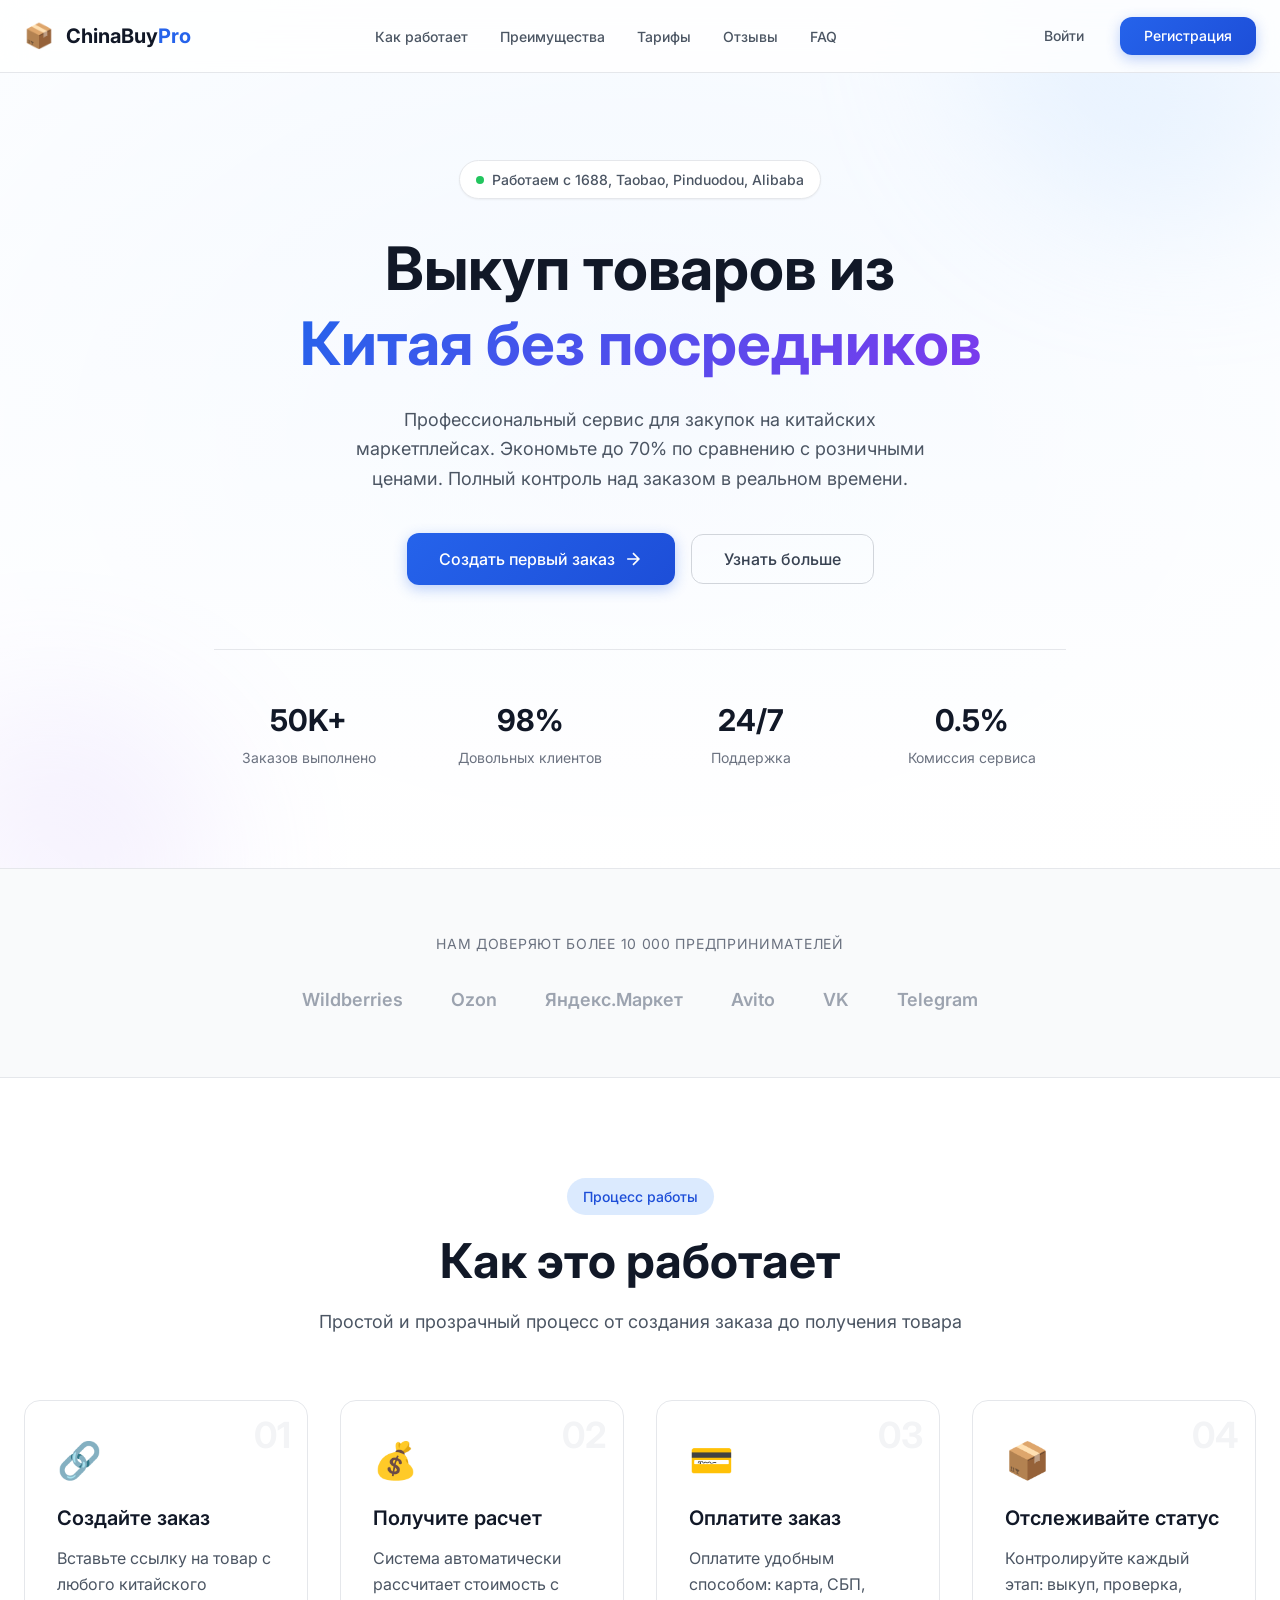
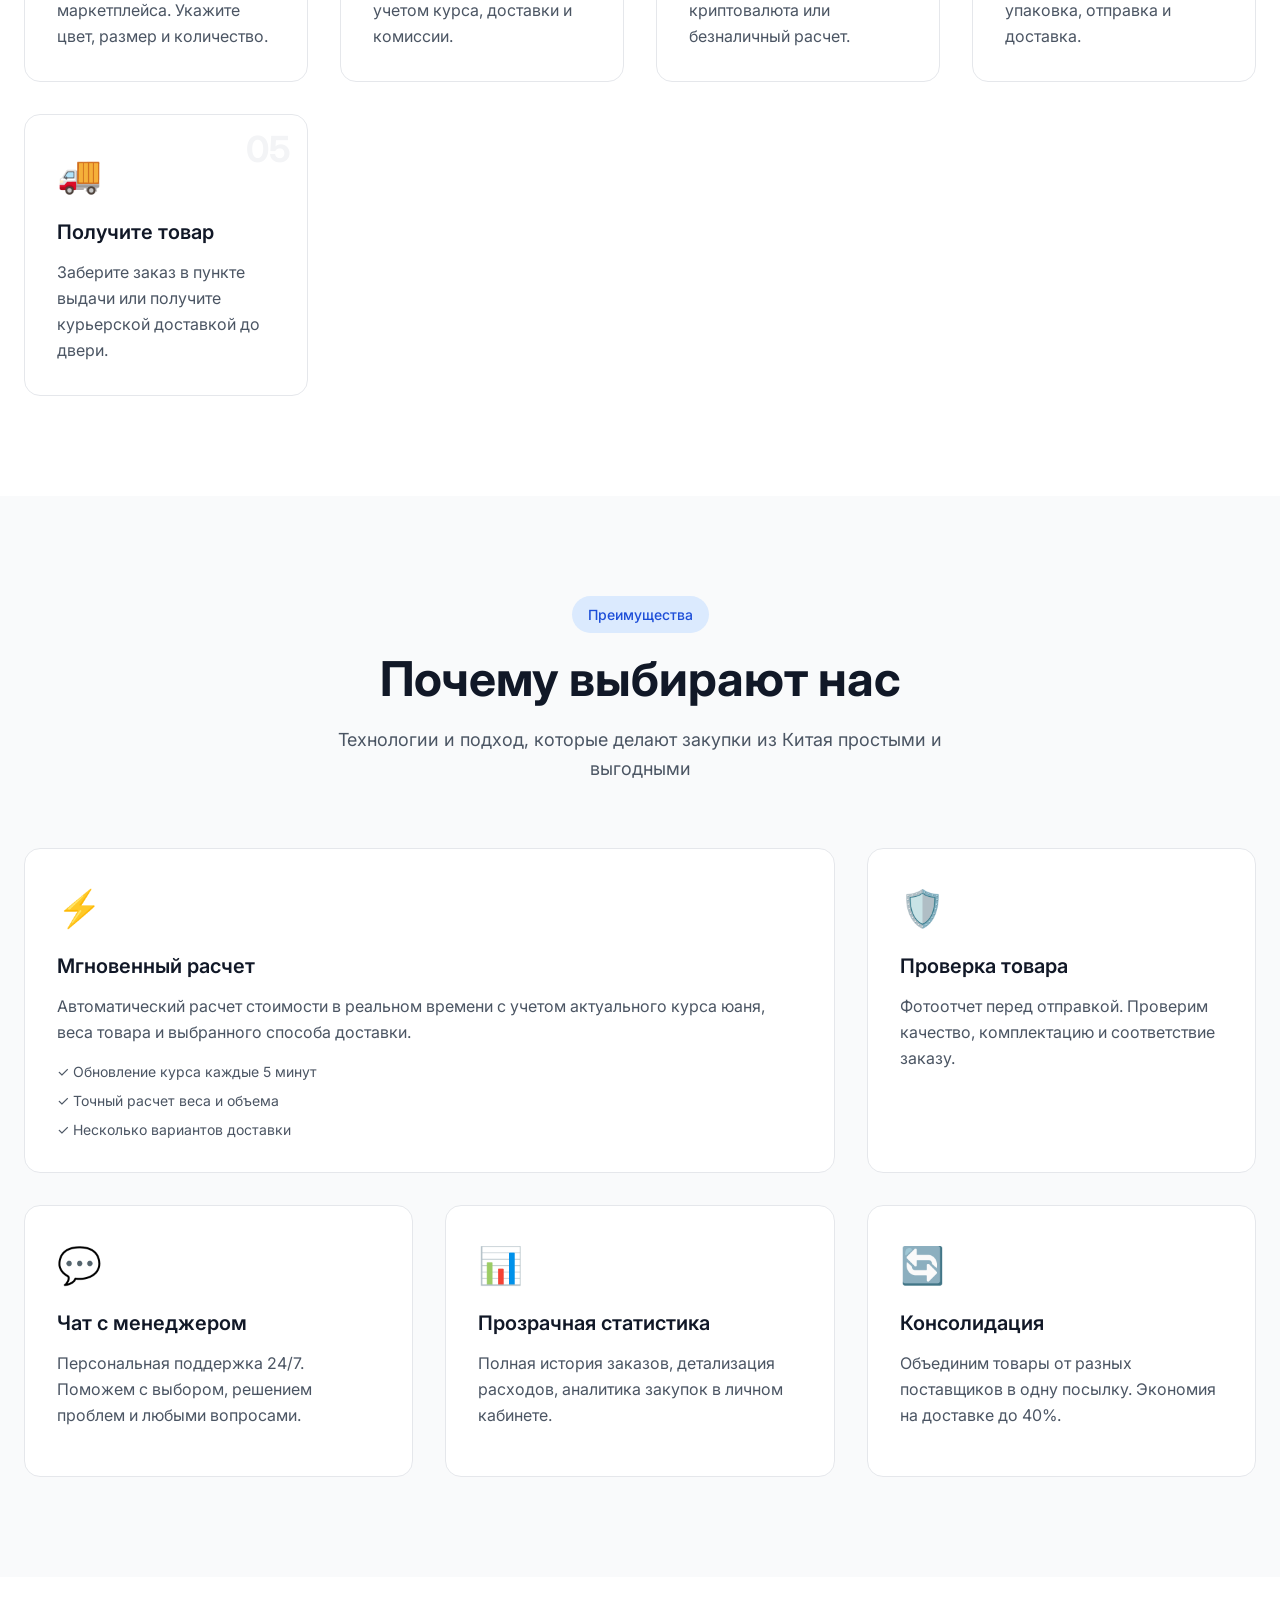
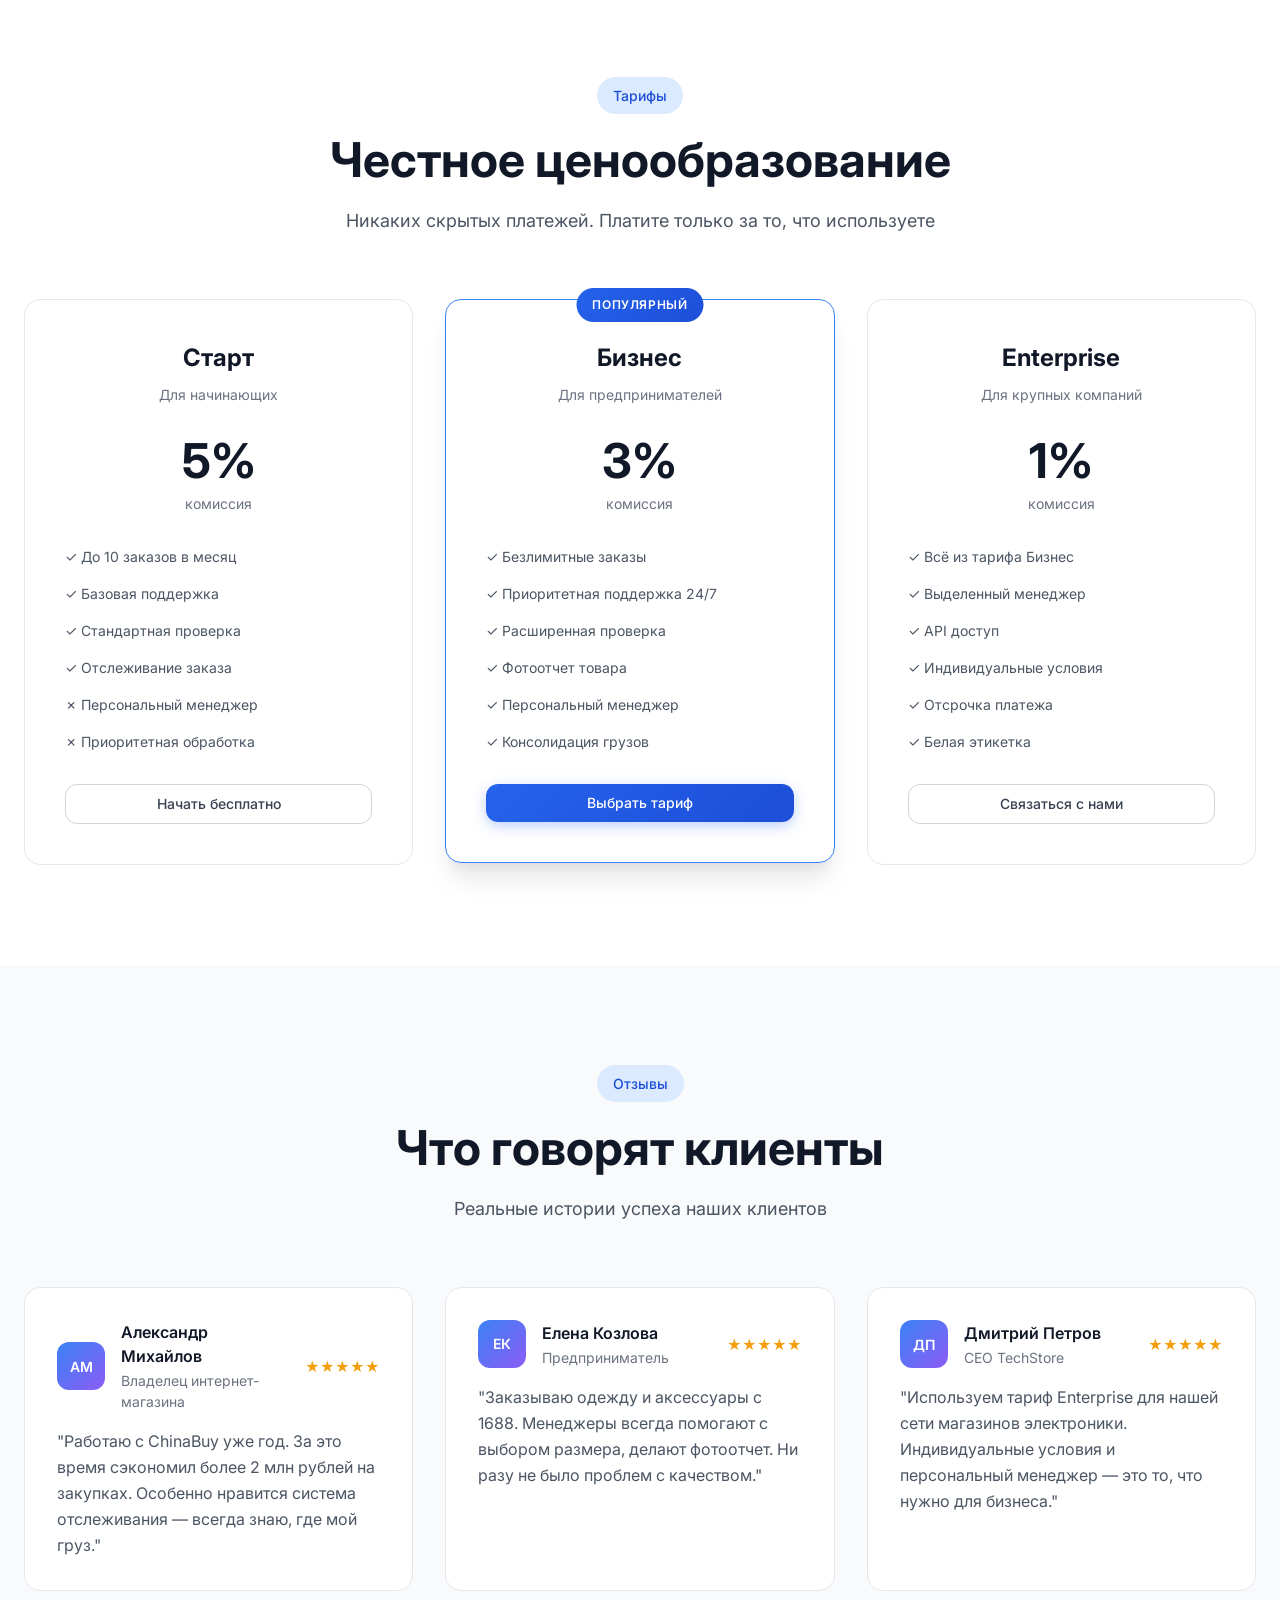
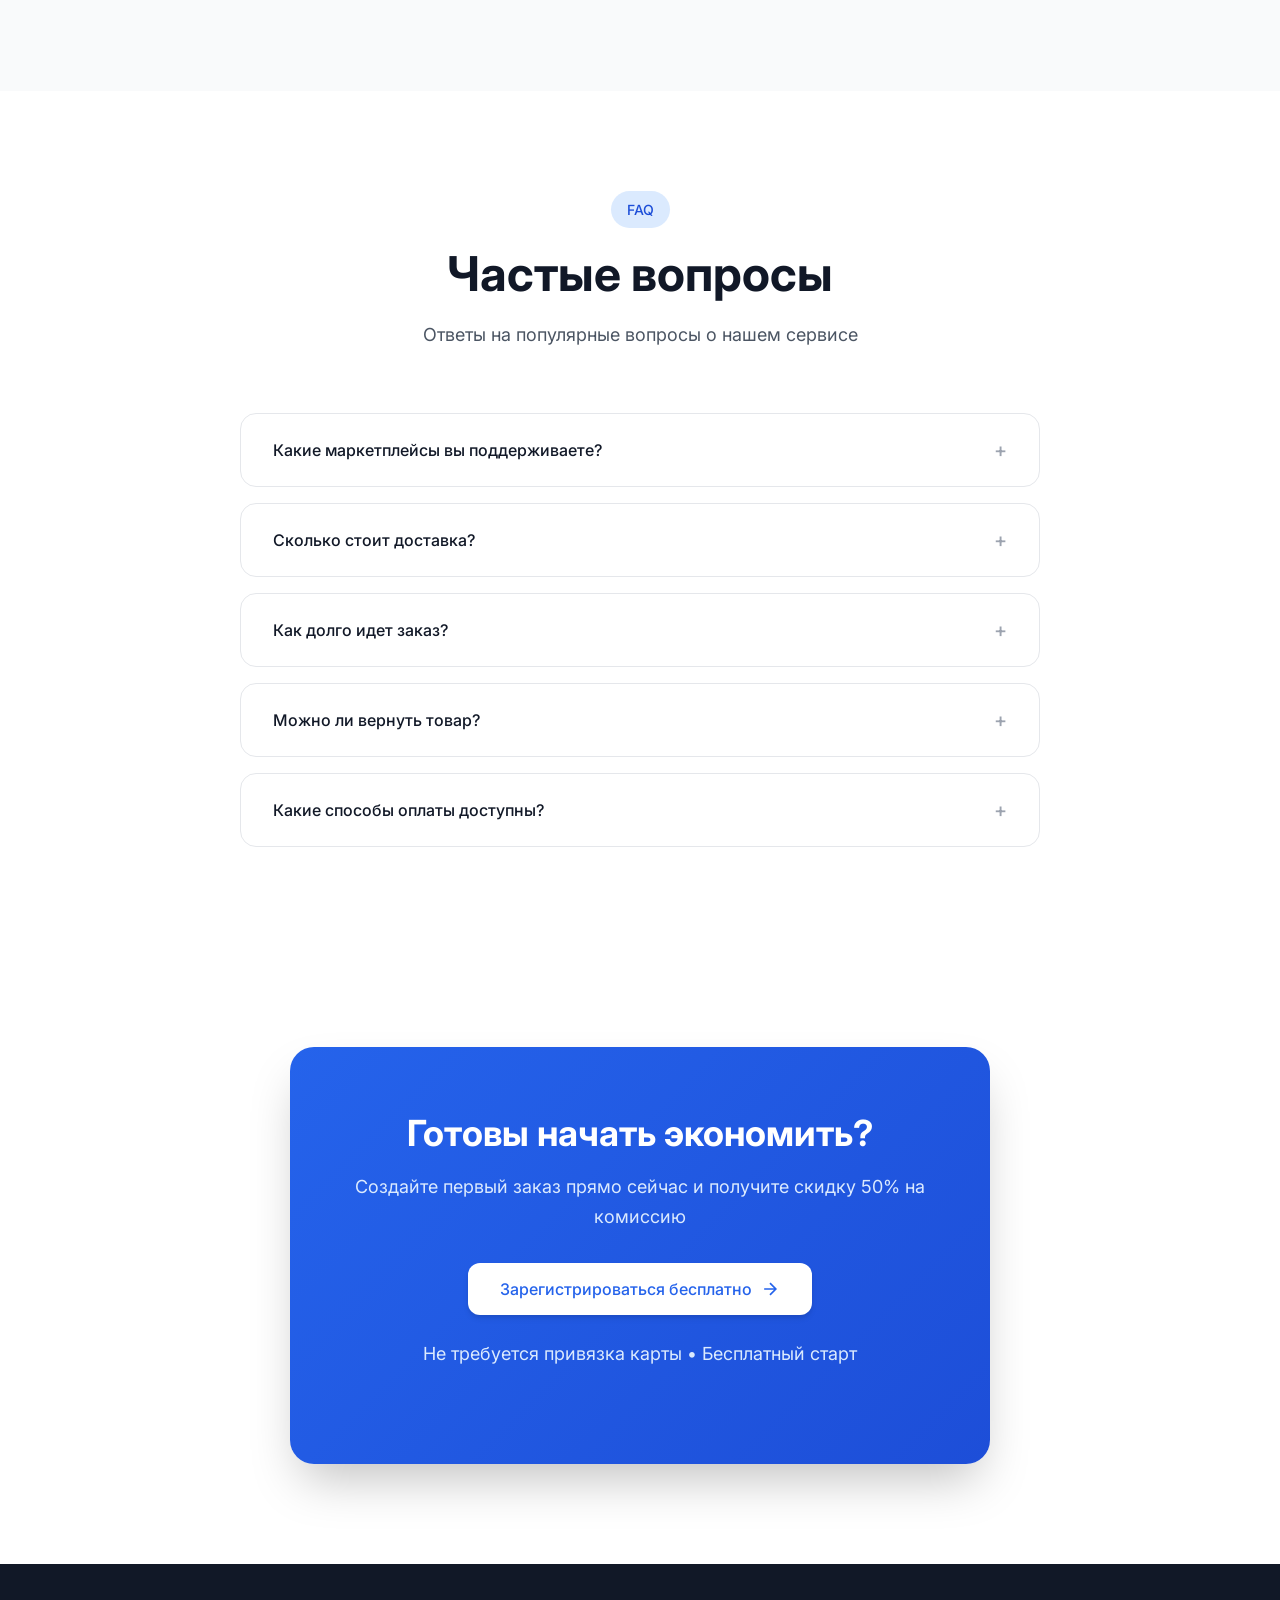
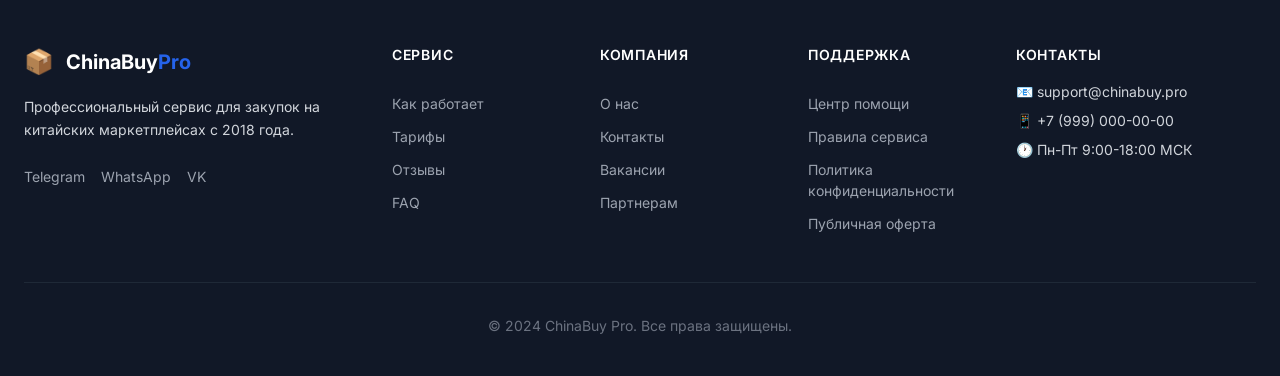
<file: index.html>
<!DOCTYPE html>
<html lang="ru">
<head>
    <meta charset="UTF-8">
    <meta name="viewport" content="width=device-width, initial-scale=1.0">
    <title>ChinaBuy Pro - Выкуп товаров из Китая</title>
    <link rel="preconnect" href="https://fonts.googleapis.com">
    <link rel="preconnect" href="https://fonts.gstatic.com" crossorigin>
    <link href="https://fonts.googleapis.com/css2?family=Inter:wght@300;400;500;600;700&display=swap" rel="stylesheet">
    <link rel="stylesheet" href="src/css/main.css">
</head>
<body>
    <!-- Navigation -->
    <nav class="navbar" id="navbar">
        <div class="container navbar-content">
            <a href="index.html" class="logo">
                <span class="logo-icon">📦</span>
                <span class="logo-text">ChinaBuy<span class="logo-accent">Pro</span></span>
            </a>
            
            <div class="nav-links" id="navLinks">
                <a href="#how-it-works">Как работает</a>
                <a href="#features">Преимущества</a>
                <a href="#pricing">Тарифы</a>
                <a href="#reviews">Отзывы</a>
                <a href="#faq">FAQ</a>
            </div>
            
            <div class="nav-actions">
                <a href="pages/auth/login.html" class="btn btn-ghost">Войти</a>
                <a href="pages/auth/register.html" class="btn btn-primary">Регистрация</a>
            </div>
            
            <button class="mobile-menu-btn" id="mobileMenuBtn">
                <span></span>
                <span></span>
                <span></span>
            </button>
        </div>
    </nav>

    <!-- Hero Section -->
    <section class="hero">
        <div class="container hero-content">
            <div class="hero-badge">
                <span class="badge-dot"></span>
                Работаем с 1688, Taobao, Pinduodou, Alibaba
            </div>
            
            <h1 class="hero-title">
                Выкуп товаров из<br>
                <span class="gradient-text">Китая без посредников</span>
            </h1>
            
            <p class="hero-subtitle">
                Профессиональный сервис для закупок на китайских маркетплейсах. 
                Экономьте до 70% по сравнению с розничными ценами. Полный контроль над заказом в реальном времени.
            </p>
            
            <div class="hero-actions">
                <a href="pages/auth/register.html" class="btn btn-primary btn-lg">
                    Создать первый заказ
                    <svg width="20" height="20" viewBox="0 0 24 24" fill="none" stroke="currentColor" stroke-width="2">
                        <path d="M5 12h14M12 5l7 7-7 7"/>
                    </svg>
                </a>
                <a href="#how-it-works" class="btn btn-outline btn-lg">
                    Узнать больше
                </a>
            </div>
            
            <div class="hero-stats">
                <div class="stat-item">
                    <div class="stat-value">50K+</div>
                    <div class="stat-label">Заказов выполнено</div>
                </div>
                <div class="stat-item">
                    <div class="stat-value">98%</div>
                    <div class="stat-label">Довольных клиентов</div>
                </div>
                <div class="stat-item">
                    <div class="stat-value">24/7</div>
                    <div class="stat-label">Поддержка</div>
                </div>
                <div class="stat-item">
                    <div class="stat-value">0.5%</div>
                    <div class="stat-label">Комиссия сервиса</div>
                </div>
            </div>
        </div>
        
        <div class="hero-bg-elements">
            <div class="bg-circle bg-circle-1"></div>
            <div class="bg-circle bg-circle-2"></div>
            <div class="bg-gradient bg-gradient-1"></div>
        </div>
    </section>

    <!-- Trusted By -->
    <section class="trusted-by">
        <div class="container">
            <p class="trusted-label">Нам доверяют более 10 000 предпринимателей</p>
            <div class="trusted-logos">
                <div class="trusted-logo">Wildberries</div>
                <div class="trusted-logo">Ozon</div>
                <div class="trusted-logo">Яндекс.Маркет</div>
                <div class="trusted-logo">Avito</div>
                <div class="trusted-logo">VK</div>
                <div class="trusted-logo">Telegram</div>
            </div>
        </div>
    </section>

    <!-- How It Works -->
    <section class="how-it-works" id="how-it-works">
        <div class="container">
            <div class="section-header">
                <span class="section-tag">Процесс работы</span>
                <h2 class="section-title">Как это работает</h2>
                <p class="section-subtitle">
                    Простой и прозрачный процесс от создания заказа до получения товара
                </p>
            </div>
            
            <div class="steps-grid">
                <div class="step-card">
                    <div class="step-number">01</div>
                    <div class="step-icon">🔗</div>
                    <h3>Создайте заказ</h3>
                    <p>Вставьте ссылку на товар с любого китайского маркетплейса. Укажите цвет, размер и количество.</p>
                </div>
                
                <div class="step-card">
                    <div class="step-number">02</div>
                    <div class="step-icon">💰</div>
                    <h3>Получите расчет</h3>
                    <p>Система автоматически рассчитает стоимость с учетом курса, доставки и комиссии.</p>
                </div>
                
                <div class="step-card">
                    <div class="step-number">03</div>
                    <div class="step-icon">💳</div>
                    <h3>Оплатите заказ</h3>
                    <p>Оплатите удобным способом: карта, СБП, криптовалюта или безналичный расчет.</p>
                </div>
                
                <div class="step-card">
                    <div class="step-number">04</div>
                    <div class="step-icon">📦</div>
                    <h3>Отслеживайте статус</h3>
                    <p>Контролируйте каждый этап: выкуп, проверка, упаковка, отправка и доставка.</p>
                </div>
                
                <div class="step-card">
                    <div class="step-number">05</div>
                    <div class="step-icon">🚚</div>
                    <h3>Получите товар</h3>
                    <p>Заберите заказ в пункте выдачи или получите курьерской доставкой до двери.</p>
                </div>
            </div>
        </div>
    </section>

    <!-- Features -->
    <section class="features" id="features">
        <div class="container">
            <div class="section-header">
                <span class="section-tag">Преимущества</span>
                <h2 class="section-title">Почему выбирают нас</h2>
                <p class="section-subtitle">
                    Технологии и подход, которые делают закупки из Китая простыми и выгодными
                </p>
            </div>
            
            <div class="features-grid">
                <div class="feature-card feature-large">
                    <div class="feature-icon">⚡</div>
                    <h3>Мгновенный расчет</h3>
                    <p>Автоматический расчет стоимости в реальном времени с учетом актуального курса юаня, веса товара и выбранного способа доставки.</p>
                    <ul class="feature-list">
                        <li>✓ Обновление курса каждые 5 минут</li>
                        <li>✓ Точный расчет веса и объема</li>
                        <li>✓ Несколько вариантов доставки</li>
                    </ul>
                </div>
                
                <div class="feature-card">
                    <div class="feature-icon">🛡️</div>
                    <h3>Проверка товара</h3>
                    <p>Фотоотчет перед отправкой. Проверим качество, комплектацию и соответствие заказу.</p>
                </div>
                
                <div class="feature-card">
                    <div class="feature-icon">💬</div>
                    <h3>Чат с менеджером</h3>
                    <p>Персональная поддержка 24/7. Поможем с выбором, решением проблем и любыми вопросами.</p>
                </div>
                
                <div class="feature-card">
                    <div class="feature-icon">📊</div>
                    <h3>Прозрачная статистика</h3>
                    <p>Полная история заказов, детализация расходов, аналитика закупок в личном кабинете.</p>
                </div>
                
                <div class="feature-card">
                    <div class="feature-icon">🔄</div>
                    <h3>Консолидация</h3>
                    <p>Объединим товары от разных поставщиков в одну посылку. Экономия на доставке до 40%.</p>
                </div>
            </div>
        </div>
    </section>

    <!-- Pricing -->
    <section class="pricing" id="pricing">
        <div class="container">
            <div class="section-header">
                <span class="section-tag">Тарифы</span>
                <h2 class="section-title">Честное ценообразование</h2>
                <p class="section-subtitle">
                    Никаких скрытых платежей. Платите только за то, что используете
                </p>
            </div>
            
            <div class="pricing-grid">
                <div class="pricing-card">
                    <div class="pricing-header">
                        <h3>Старт</h3>
                        <p>Для начинающих</p>
                    </div>
                    <div class="pricing-price">
                        <span class="price-value">5%</span>
                        <span class="price-period">комиссия</span>
                    </div>
                    <ul class="pricing-features">
                        <li>✓ До 10 заказов в месяц</li>
                        <li>✓ Базовая поддержка</li>
                        <li>✓ Стандартная проверка</li>
                        <li>✓ Отслеживание заказа</li>
                        <li>✗ Персональный менеджер</li>
                        <li>✗ Приоритетная обработка</li>
                    </ul>
                    <a href="pages/auth/register.html" class="btn btn-outline btn-block">Начать бесплатно</a>
                </div>
                
                <div class="pricing-card pricing-popular">
                    <div class="popular-badge">Популярный</div>
                    <div class="pricing-header">
                        <h3>Бизнес</h3>
                        <p>Для предпринимателей</p>
                    </div>
                    <div class="pricing-price">
                        <span class="price-value">3%</span>
                        <span class="price-period">комиссия</span>
                    </div>
                    <ul class="pricing-features">
                        <li>✓ Безлимитные заказы</li>
                        <li>✓ Приоритетная поддержка 24/7</li>
                        <li>✓ Расширенная проверка</li>
                        <li>✓ Фотоотчет товара</li>
                        <li>✓ Персональный менеджер</li>
                        <li>✓ Консолидация грузов</li>
                    </ul>
                    <a href="pages/auth/register.html" class="btn btn-primary btn-block">Выбрать тариф</a>
                </div>
                
                <div class="pricing-card">
                    <div class="pricing-header">
                        <h3>Enterprise</h3>
                        <p>Для крупных компаний</p>
                    </div>
                    <div class="pricing-price">
                        <span class="price-value">1%</span>
                        <span class="price-period">комиссия</span>
                    </div>
                    <ul class="pricing-features">
                        <li>✓ Всё из тарифа Бизнес</li>
                        <li>✓ Выделенный менеджер</li>
                        <li>✓ API доступ</li>
                        <li>✓ Индивидуальные условия</li>
                        <li>✓ Отсрочка платежа</li>
                        <li>✓ Белая этикетка</li>
                    </ul>
                    <a href="#contact" class="btn btn-outline btn-block">Связаться с нами</a>
                </div>
            </div>
        </div>
    </section>

    <!-- Reviews -->
    <section class="reviews" id="reviews">
        <div class="container">
            <div class="section-header">
                <span class="section-tag">Отзывы</span>
                <h2 class="section-title">Что говорят клиенты</h2>
                <p class="section-subtitle">
                    Реальные истории успеха наших клиентов
                </p>
            </div>
            
            <div class="reviews-grid">
                <div class="review-card">
                    <div class="review-header">
                        <div class="review-avatar">АМ</div>
                        <div class="review-info">
                            <div class="review-name">Александр Михайлов</div>
                            <div class="review-role">Владелец интернет-магазина</div>
                        </div>
                        <div class="review-rating">★★★★★</div>
                    </div>
                    <p class="review-text">
                        "Работаю с ChinaBuy уже год. За это время сэкономил более 2 млн рублей на закупках. 
                        Особенно нравится система отслеживания — всегда знаю, где мой груз."
                    </p>
                </div>
                
                <div class="review-card">
                    <div class="review-header">
                        <div class="review-avatar">ЕК</div>
                        <div class="review-info">
                            <div class="review-name">Елена Козлова</div>
                            <div class="review-role">Предприниматель</div>
                        </div>
                        <div class="review-rating">★★★★★</div>
                    </div>
                    <p class="review-text">
                        "Заказываю одежду и аксессуары с 1688. Менеджеры всегда помогают с выбором размера, 
                        делают фотоотчет. Ни разу не было проблем с качеством."
                    </p>
                </div>
                
                <div class="review-card">
                    <div class="review-header">
                        <div class="review-avatar">ДП</div>
                        <div class="review-info">
                            <div class="review-name">Дмитрий Петров</div>
                            <div class="review-role">CEO TechStore</div>
                        </div>
                        <div class="review-rating">★★★★★</div>
                    </div>
                    <p class="review-text">
                        "Используем тариф Enterprise для нашей сети магазинов электроники. 
                        Индивидуальные условия и персональный менеджер — это то, что нужно для бизнеса."
                    </p>
                </div>
            </div>
        </div>
    </section>

    <!-- FAQ -->
    <section class="faq" id="faq">
        <div class="container">
            <div class="section-header">
                <span class="section-tag">FAQ</span>
                <h2 class="section-title">Частые вопросы</h2>
                <p class="section-subtitle">
                    Ответы на популярные вопросы о нашем сервисе
                </p>
            </div>
            
            <div class="faq-list">
                <div class="faq-item">
                    <button class="faq-question">
                        <span>Какие маркетплейсы вы поддерживаете?</span>
                        <span class="faq-icon">+</span>
                    </button>
                    <div class="faq-answer">
                        <p>Мы работаем со всеми популярными китайскими площадками: 1688, Taobao, Tmall, Pinduoduo, Alibaba, JD.com, Xianyu и другими. Если вы нашли товар на другой площадке — свяжитесь с поддержкой, мы поможем с выкупом.</p>
                    </div>
                </div>
                
                <div class="faq-item">
                    <button class="faq-question">
                        <span>Сколько стоит доставка?</span>
                        <span class="faq-icon">+</span>
                    </button>
                    <div class="faq-answer">
                        <p>Стоимость доставки зависит от веса, объема и выбранного способа (авто, ж/д, авиа). Точный расчет доступен при оформлении заказа. В среднем доставка составляет 200-400 руб/кг для авто и 500-800 руб/кг для авиа.</p>
                    </div>
                </div>
                
                <div class="faq-item">
                    <button class="faq-question">
                        <span>Как долго идет заказ?</span>
                        <span class="faq-icon">+</span>
                    </button>
                    <div class="faq-answer">
                        <p>Средние сроки: выкуп у поставщика 1-3 дня, доставка до склада в Китае 2-5 дней, международная перевозка 10-20 дней (авто), 3-7 дней (авиа), 20-35 дней (ж/д). Итого: 15-30 дней для авто, 7-15 для авиа.</p>
                    </div>
                </div>
                
                <div class="faq-item">
                    <button class="faq-question">
                        <span>Можно ли вернуть товар?</span>
                        <span class="faq-icon">+</span>
                    </button>
                    <div class="faq-answer">
                        <p>Да, если товар не соответствует описанию или имеет дефекты. Мы помогаем с возвратом поставщику. Важно: возврат возможен только до отправки из Китая. После получения товара в России возврат практически невозможен.</p>
                    </div>
                </div>
                
                <div class="faq-item">
                    <button class="faq-question">
                        <span>Какие способы оплаты доступны?</span>
                        <span class="faq-icon">+</span>
                    </button>
                    <div class="faq-answer">
                        <p>Банковские карты (Visa, MasterCard, МИР), СБП, криптовалюты (USDT, BTC, ETH), безналичный расчет для юридических лиц. Для крупных заказов возможна отсрочка платежа.</p>
                    </div>
                </div>
            </div>
        </div>
    </section>

    <!-- CTA Section -->
    <section class="cta">
        <div class="container">
            <div class="cta-content">
                <h2>Готовы начать экономить?</h2>
                <p>Создайте первый заказ прямо сейчас и получите скидку 50% на комиссию</p>
                <div class="cta-actions">
                    <a href="pages/auth/register.html" class="btn btn-white btn-lg">
                        Зарегистрироваться бесплатно
                        <svg width="20" height="20" viewBox="0 0 24 24" fill="none" stroke="currentColor" stroke-width="2">
                            <path d="M5 12h14M12 5l7 7-7 7"/>
                        </svg>
                    </a>
                </div>
                <p class="cta-note">Не требуется привязка карты • Бесплатный старт</p>
            </div>
        </div>
    </section>

    <!-- Footer -->
    <footer class="footer">
        <div class="container">
            <div class="footer-grid">
                <div class="footer-brand">
                    <a href="index.html" class="logo">
                        <span class="logo-icon">📦</span>
                        <span class="logo-text">ChinaBuy<span class="logo-accent">Pro</span></span>
                    </a>
                    <p>Профессиональный сервис для закупок на китайских маркетплейсах с 2018 года.</p>
                    <div class="social-links">
                        <a href="#" class="social-link">Telegram</a>
                        <a href="#" class="social-link">WhatsApp</a>
                        <a href="#" class="social-link">VK</a>
                    </div>
                </div>
                
                <div class="footer-links">
                    <h4>Сервис</h4>
                    <a href="#how-it-works">Как работает</a>
                    <a href="#pricing">Тарифы</a>
                    <a href="#reviews">Отзывы</a>
                    <a href="#faq">FAQ</a>
                </div>
                
                <div class="footer-links">
                    <h4>Компания</h4>
                    <a href="#">О нас</a>
                    <a href="#">Контакты</a>
                    <a href="#">Вакансии</a>
                    <a href="#">Партнерам</a>
                </div>
                
                <div class="footer-links">
                    <h4>Поддержка</h4>
                    <a href="#">Центр помощи</a>
                    <a href="#">Правила сервиса</a>
                    <a href="#">Политика конфиденциальности</a>
                    <a href="#">Публичная оферта</a>
                </div>
                
                <div class="footer-contact">
                    <h4>Контакты</h4>
                    <p>📧 support@chinabuy.pro</p>
                    <p>📱 +7 (999) 000-00-00</p>
                    <p>🕐 Пн-Пт 9:00-18:00 МСК</p>
                </div>
            </div>
            
            <div class="footer-bottom">
                <p>&copy; 2024 ChinaBuy Pro. Все права защищены.</p>
            </div>
        </div>
    </footer>

    <script src="src/js/main.js"></script>
</body>
</html>
</file>
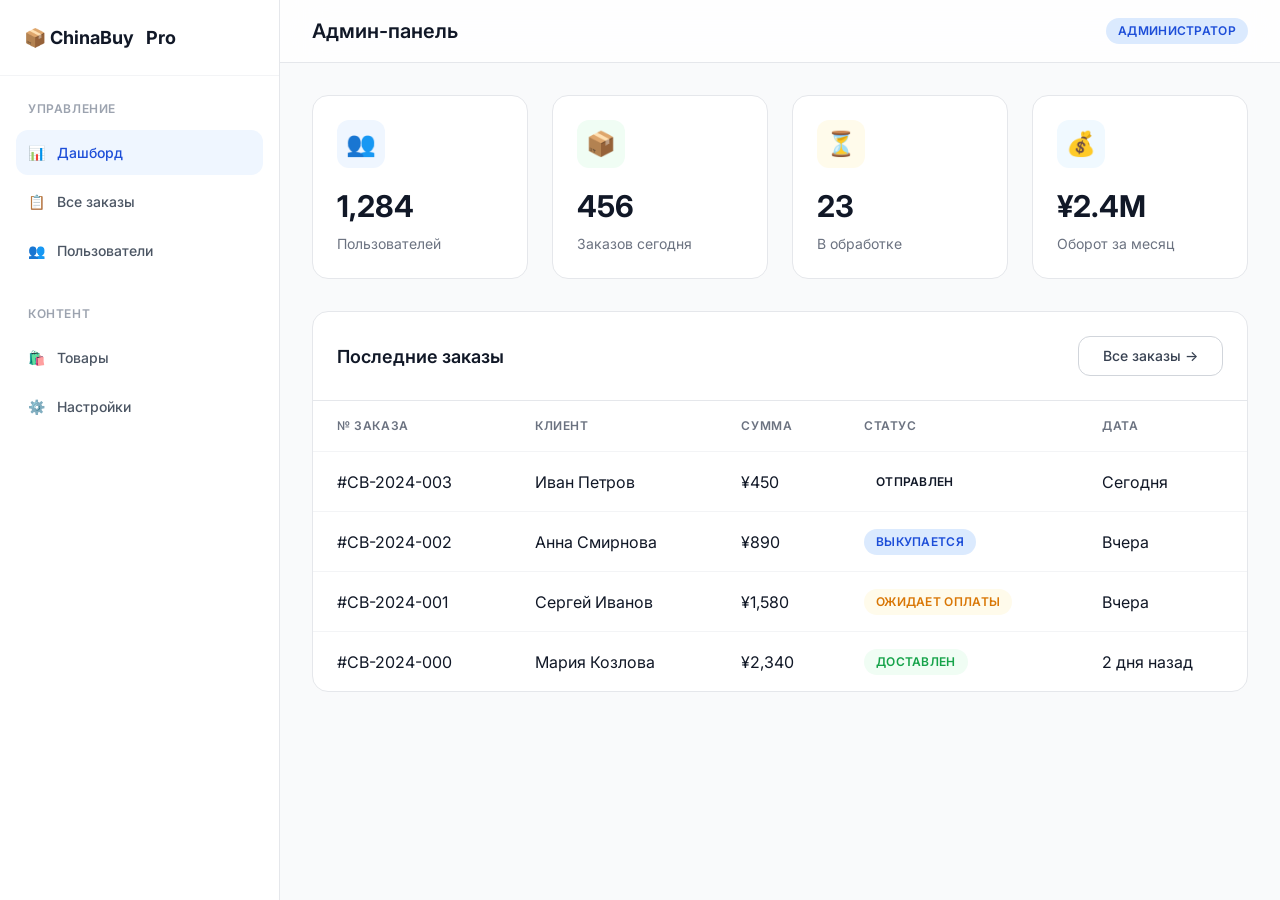
<file: pages/admin/dashboard.html>
<!DOCTYPE html>
<html lang="ru">
<head>
    <meta charset="UTF-8">
    <meta name="viewport" content="width=device-width, initial-scale=1.0">
    <title>Админ-панель - ChinaBuy Pro</title>
    <link rel="preconnect" href="https://fonts.googleapis.com">
    <link rel="preconnect" href="https://fonts.gstatic.com" crossorigin>
    <link href="https://fonts.googleapis.com/css2?family=Inter:wght@300;400;500;600;700&display=swap" rel="stylesheet">
    <link rel="stylesheet" href="../../src/css/main.css">
    <link rel="stylesheet" href="../../src/css/dashboard.css">
    <style>
        .admin-stats {
            display: grid;
            grid-template-columns: repeat(auto-fit, minmax(200px, 1fr));
            gap: var(--spacing-6);
            margin-bottom: var(--spacing-8);
        }
        .admin-stat-card {
            background: var(--color-white);
            border-radius: var(--radius-2xl);
            padding: var(--spacing-6);
            border: 1px solid var(--color-gray-200);
        }
        .admin-stat-icon {
            width: 48px;
            height: 48px;
            border-radius: var(--radius-xl);
            display: flex;
            align-items: center;
            justify-content: center;
            font-size: var(--font-size-2xl);
            margin-bottom: var(--spacing-4);
        }
        .admin-stat-value {
            font-size: var(--font-size-3xl);
            font-weight: var(--font-weight-bold);
            color: var(--color-gray-900);
            margin-bottom: var(--spacing-1);
        }
        .admin-stat-label {
            font-size: var(--font-size-sm);
            color: var(--color-gray-500);
        }
        .admin-table {
            background: var(--color-white);
            border-radius: var(--radius-2xl);
            overflow: hidden;
            border: 1px solid var(--color-gray-200);
        }
        .admin-table-header {
            padding: var(--spacing-6);
            border-bottom: 1px solid var(--color-gray-200);
            display: flex;
            justify-content: space-between;
            align-items: center;
        }
        .admin-table table {
            width: 100%;
            border-collapse: collapse;
        }
        .admin-table th, .admin-table td {
            padding: var(--spacing-4) var(--spacing-6);
            text-align: left;
            border-bottom: 1px solid var(--color-gray-100);
        }
        .admin-table th {
            font-size: var(--font-size-xs);
            font-weight: var(--font-weight-semibold);
            color: var(--color-gray-500);
            text-transform: uppercase;
            letter-spacing: 0.05em;
        }
        .admin-table tr:last-child td {
            border-bottom: none;
        }
        .admin-table tr:hover {
            background: var(--color-gray-50);
        }
    </style>
</head>
<body>
    <div class="app-layout">
        <aside class="sidebar">
            <div class="sidebar-header">
                <a href="../../index.html" class="sidebar-logo">📦 ChinaBuy<span>Pro</span></a>
            </div>
            <nav class="sidebar-nav">
                <div class="nav-section">
                    <div class="nav-section-title">Управление</div>
                    <a href="dashboard.html" class="nav-item active"><span>📊</span> Дашборд</a>
                    <a href="orders.html" class="nav-item"><span>📋</span> Все заказы</a>
                    <a href="users.html" class="nav-item"><span>👥</span> Пользователи</a>
                </div>
                <div class="nav-section">
                    <div class="nav-section-title">Контент</div>
                    <a href="products.html" class="nav-item"><span>🛍️</span> Товары</a>
                    <a href="settings.html" class="nav-item"><span>⚙️</span> Настройки</a>
                </div>
            </nav>
        </aside>
        <main class="main-content">
            <header class="top-bar">
                <h1 class="page-title">Админ-панель</h1>
                <div class="top-bar-right">
                    <span class="badge badge-primary">Администратор</span>
                </div>
            </header>
            <div class="content-area">
                <div class="admin-stats">
                    <div class="admin-stat-card">
                        <div class="admin-stat-icon" style="background:var(--color-primary-50);">👥</div>
                        <div class="admin-stat-value">1,284</div>
                        <div class="admin-stat-label">Пользователей</div>
                    </div>
                    <div class="admin-stat-card">
                        <div class="admin-stat-icon" style="background:var(--color-success-50);">📦</div>
                        <div class="admin-stat-value">456</div>
                        <div class="admin-stat-label">Заказов сегодня</div>
                    </div>
                    <div class="admin-stat-card">
                        <div class="admin-stat-icon" style="background:var(--color-warning-50);">⏳</div>
                        <div class="admin-stat-value">23</div>
                        <div class="admin-stat-label">В обработке</div>
                    </div>
                    <div class="admin-stat-card">
                        <div class="admin-stat-icon" style="background:var(--color-info-50);">💰</div>
                        <div class="admin-stat-value">¥2.4M</div>
                        <div class="admin-stat-label">Оборот за месяц</div>
                    </div>
                </div>
                
                <div class="admin-table">
                    <div class="admin-table-header">
                        <h3 style="font-size:var(--font-size-lg);font-weight:var(--font-weight-semibold);">Последние заказы</h3>
                        <a href="orders.html" class="btn btn-outline" style="font-size:var(--font-size-sm);">Все заказы →</a>
                    </div>
                    <table>
                        <thead>
                            <tr>
                                <th>№ Заказа</th>
                                <th>Клиент</th>
                                <th>Сумма</th>
                                <th>Статус</th>
                                <th>Дата</th>
                            </tr>
                        </thead>
                        <tbody>
                            <tr>
                                <td>#CB-2024-003</td>
                                <td>Иван Петров</td>
                                <td>¥450</td>
                                <td><span class="badge badge-info">Отправлен</span></td>
                                <td>Сегодня</td>
                            </tr>
                            <tr>
                                <td>#CB-2024-002</td>
                                <td>Анна Смирнова</td>
                                <td>¥890</td>
                                <td><span class="badge badge-primary">Выкупается</span></td>
                                <td>Вчера</td>
                            </tr>
                            <tr>
                                <td>#CB-2024-001</td>
                                <td>Сергей Иванов</td>
                                <td>¥1,580</td>
                                <td><span class="badge badge-warning">Ожидает оплаты</span></td>
                                <td>Вчера</td>
                            </tr>
                            <tr>
                                <td>#CB-2024-000</td>
                                <td>Мария Козлова</td>
                                <td>¥2,340</td>
                                <td><span class="badge badge-success">Доставлен</span></td>
                                <td>2 дня назад</td>
                            </tr>
                        </tbody>
                    </table>
                </div>
            </div>
        </main>
    </div>
    <script src="../../src/js/main.js"></script>
    <script>
        // Check admin access
        if (!Auth.isAdmin()) {
            window.location.href = '../../index.html';
        }
    </script>
</body>
</html>
</file>
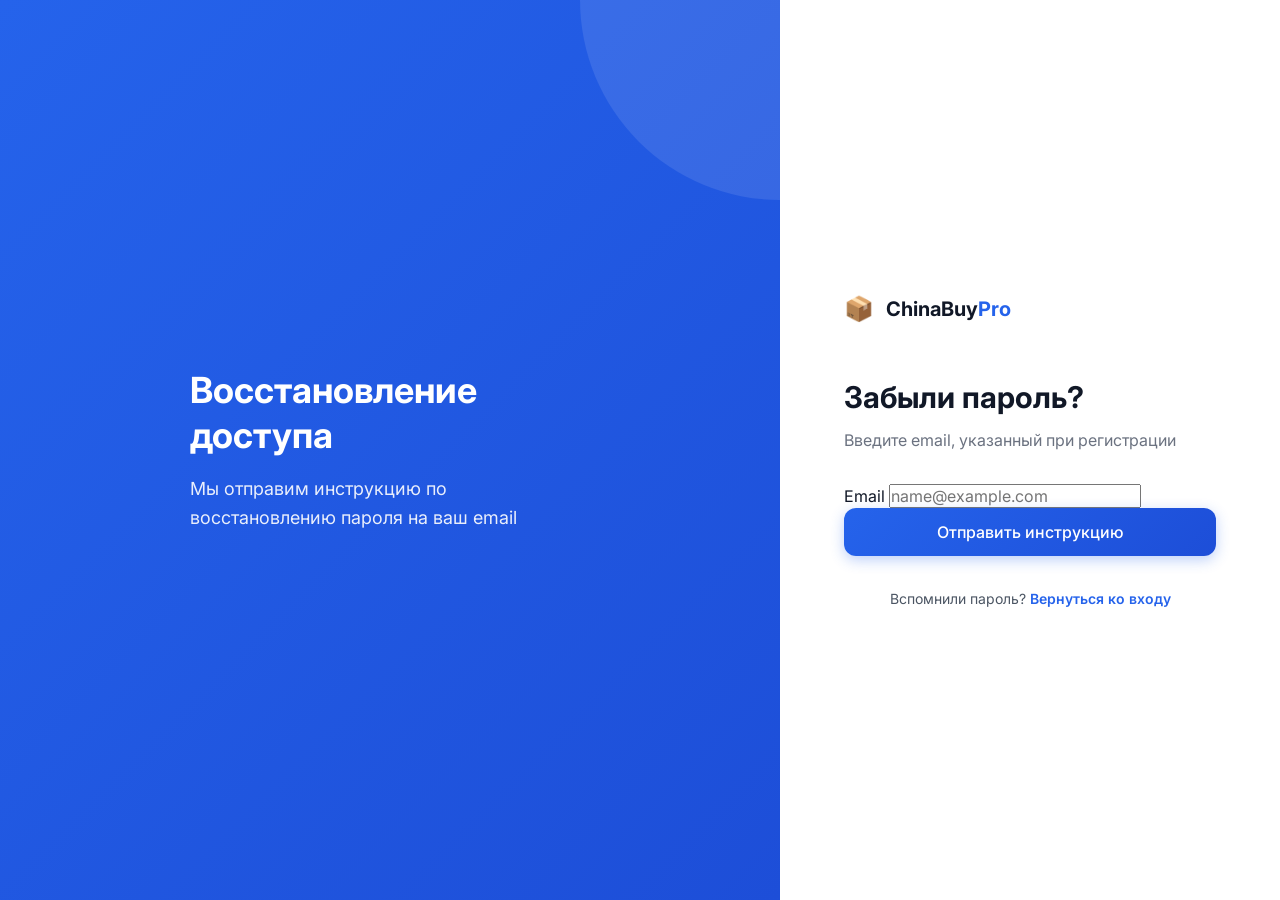
<file: pages/auth/forgot-password.html>
<!DOCTYPE html>
<html lang="ru">
<head>
    <meta charset="UTF-8">
    <meta name="viewport" content="width=device-width, initial-scale=1.0">
    <title>Восстановление пароля - ChinaBuy Pro</title>
    <link rel="preconnect" href="https://fonts.googleapis.com">
    <link rel="preconnect" href="https://fonts.gstatic.com" crossorigin>
    <link href="https://fonts.googleapis.com/css2?family=Inter:wght@300;400;500;600;700&display=swap" rel="stylesheet">
    <link rel="stylesheet" href="../../src/css/main.css">
    <style>
        .auth-page {
            min-height: 100vh;
            display: flex;
            background: var(--color-gray-50);
        }
        
        .auth-left {
            flex: 1;
            display: flex;
            align-items: center;
            justify-content: center;
            padding: var(--spacing-16);
            background: linear-gradient(135deg, var(--color-primary-600) 0%, var(--color-primary-700) 100%);
            position: relative;
            overflow: hidden;
        }
        
        .auth-left::before {
            content: '';
            position: absolute;
            width: 400px;
            height: 400px;
            background: rgba(255, 255, 255, 0.1);
            border-radius: 50%;
            top: -200px;
            right: -200px;
        }
        
        .auth-left-content {
            max-width: 400px;
            color: var(--color-white);
            position: relative;
            z-index: 10;
        }
        
        .auth-left h1 {
            font-size: var(--font-size-4xl);
            font-weight: var(--font-weight-bold);
            margin-bottom: var(--spacing-4);
            line-height: var(--line-height-tight);
        }
        
        .auth-left p {
            font-size: var(--font-size-lg);
            opacity: 0.9;
            line-height: var(--line-height-relaxed);
        }
        
        .auth-right {
            width: 100%;
            max-width: 500px;
            display: flex;
            align-items: center;
            justify-content: center;
            padding: var(--spacing-16);
            background: var(--color-white);
        }
        
        .auth-form-container {
            width: 100%;
            max-width: 400px;
        }
        
        .auth-logo {
            display: flex;
            align-items: center;
            gap: var(--spacing-3);
            font-size: var(--font-size-xl);
            font-weight: var(--font-weight-bold);
            color: var(--color-gray-900);
            margin-bottom: var(--spacing-12);
        }
        
        .auth-title {
            font-size: var(--font-size-3xl);
            font-weight: var(--font-weight-bold);
            color: var(--color-gray-900);
            margin-bottom: var(--spacing-2);
        }
        
        .auth-subtitle {
            font-size: var(--font-size-base);
            color: var(--color-gray-500);
            margin-bottom: var(--spacing-8);
        }
        
        .form-footer {
            text-align: center;
            margin-top: var(--spacing-8);
            font-size: var(--font-size-sm);
            color: var(--color-gray-600);
        }
        
        .form-footer a {
            color: var(--color-primary-600);
            font-weight: var(--font-weight-semibold);
        }
        
        .form-footer a:hover {
            text-decoration: underline;
        }
        
        .success-message {
            display: none;
            text-align: center;
            padding: var(--spacing-8);
        }
        
        .success-icon {
            width: 80px;
            height: 80px;
            margin: 0 auto var(--spacing-6);
            background: var(--color-success-50);
            border-radius: 50%;
            display: flex;
            align-items: center;
            justify-content: center;
            font-size: var(--font-size-4xl);
        }
        
        .form-container {
            display: block;
        }
        
        .form-container.hidden {
            display: none;
        }
        
        @media (max-width: 1024px) {
            .auth-left {
                display: none;
            }
            
            .auth-right {
                max-width: 100%;
            }
        }
    </style>
</head>
<body>
    <div class="auth-page">
        <div class="auth-left">
            <div class="auth-left-content">
                <h1>Восстановление доступа</h1>
                <p>Мы отправим инструкцию по восстановлению пароля на ваш email</p>
            </div>
        </div>
        
        <div class="auth-right">
            <div class="auth-form-container">
                <a href="../../index.html" class="auth-logo">
                    <span class="logo-icon">📦</span>
                    <span class="logo-text">ChinaBuy<span class="logo-accent">Pro</span></span>
                </a>
                
                <!-- Request Form -->
                <div class="form-container" id="requestFormContainer">
                    <h2 class="auth-title">Забыли пароль?</h2>
                    <p class="auth-subtitle">Введите email, указанный при регистрации</p>
                    
                    <form id="forgotPasswordForm" novalidate>
                        <div class="form-group">
                            <label class="form-label" for="email">Email</label>
                            <input type="email" id="email" class="form-input" placeholder="name@example.com" required>
                        </div>
                        
                        <button type="submit" class="btn btn-primary btn-block btn-lg" id="submitBtn">
                            Отправить инструкцию
                        </button>
                    </form>
                    
                    <div class="form-footer">
                        Вспомнили пароль? <a href="login.html">Вернуться ко входу</a>
                    </div>
                </div>
                
                <!-- Success Message -->
                <div class="success-message" id="successMessage">
                    <div class="success-icon">✉️</div>
                    <h2 class="auth-title">Письмо отправлено!</h2>
                    <p class="auth-subtitle">
                        Мы отправили инструкцию по восстановлению пароля на <strong id="sentEmail"></strong>
                    </p>
                    <p style="font-size: var(--font-size-sm); color: var(--color-gray-500); margin-bottom: var(--spacing-6);">
                        Проверьте папку «Спам», если письмо не появилось во входящих
                    </p>
                    <a href="login.html" class="btn btn-outline btn-block">Вернуться ко входу</a>
                </div>
            </div>
        </div>
    </div>
    
    <script src="../../src/js/main.js"></script>
    <script>
        document.getElementById('forgotPasswordForm').addEventListener('submit', function(e) {
            e.preventDefault();
            
            const email = document.getElementById('email').value.trim();
            const submitBtn = document.getElementById('submitBtn');
            
            if (!FormUtils.validateEmail(email)) {
                FormUtils.showError(document.getElementById('email'), 'Введите корректный email');
                return;
            }
            
            submitBtn.disabled = true;
            submitBtn.innerHTML = '<span class="spinner"></span> Отправка...';
            
            // Simulate API call
            setTimeout(() => {
                document.getElementById('requestFormContainer').classList.add('hidden');
                document.getElementById('successMessage').style.display = 'block';
                document.getElementById('sentEmail').textContent = email;
                
                Notification.show('Инструкция отправлена на email', 'success');
            }, 1500);
        });
        
        // Clear errors on input
        document.getElementById('email').addEventListener('input', function() {
            FormUtils.clearError(this);
        });
    </script>
</body>
</html>
</file>
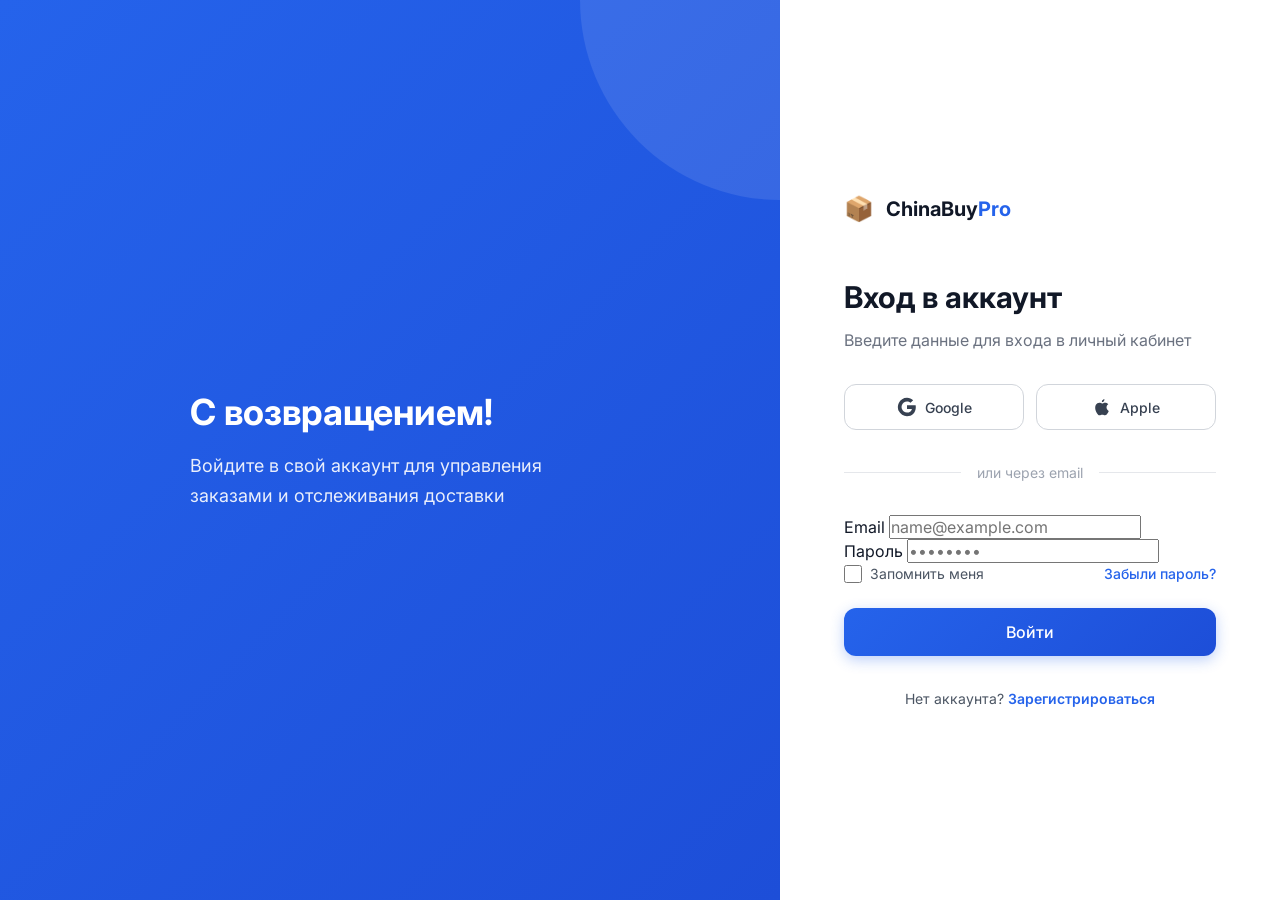
<file: pages/auth/login.html>
<!DOCTYPE html>
<html lang="ru">
<head>
    <meta charset="UTF-8">
    <meta name="viewport" content="width=device-width, initial-scale=1.0">
    <title>Вход - ChinaBuy Pro</title>
    <link rel="preconnect" href="https://fonts.googleapis.com">
    <link rel="preconnect" href="https://fonts.gstatic.com" crossorigin>
    <link href="https://fonts.googleapis.com/css2?family=Inter:wght@300;400;500;600;700&display=swap" rel="stylesheet">
    <link rel="stylesheet" href="../../src/css/main.css">
    <style>
        .auth-page {
            min-height: 100vh;
            display: flex;
            background: var(--color-gray-50);
        }
        
        .auth-left {
            flex: 1;
            display: flex;
            align-items: center;
            justify-content: center;
            padding: var(--spacing-16);
            background: linear-gradient(135deg, var(--color-primary-600) 0%, var(--color-primary-700) 100%);
            position: relative;
            overflow: hidden;
        }
        
        .auth-left::before {
            content: '';
            position: absolute;
            width: 400px;
            height: 400px;
            background: rgba(255, 255, 255, 0.1);
            border-radius: 50%;
            top: -200px;
            right: -200px;
        }
        
        .auth-left-content {
            max-width: 400px;
            color: var(--color-white);
            position: relative;
            z-index: 10;
        }
        
        .auth-left h1 {
            font-size: var(--font-size-4xl);
            font-weight: var(--font-weight-bold);
            margin-bottom: var(--spacing-4);
            line-height: var(--line-height-tight);
        }
        
        .auth-left p {
            font-size: var(--font-size-lg);
            opacity: 0.9;
            line-height: var(--line-height-relaxed);
        }
        
        .auth-right {
            width: 100%;
            max-width: 500px;
            display: flex;
            align-items: center;
            justify-content: center;
            padding: var(--spacing-16);
            background: var(--color-white);
        }
        
        .auth-form-container {
            width: 100%;
            max-width: 400px;
        }
        
        .auth-logo {
            display: flex;
            align-items: center;
            gap: var(--spacing-3);
            font-size: var(--font-size-xl);
            font-weight: var(--font-weight-bold);
            color: var(--color-gray-900);
            margin-bottom: var(--spacing-12);
        }
        
        .auth-title {
            font-size: var(--font-size-3xl);
            font-weight: var(--font-weight-bold);
            color: var(--color-gray-900);
            margin-bottom: var(--spacing-2);
        }
        
        .auth-subtitle {
            font-size: var(--font-size-base);
            color: var(--color-gray-500);
            margin-bottom: var(--spacing-8);
        }
        
        .social-login {
            display: flex;
            gap: var(--spacing-3);
            margin-bottom: var(--spacing-8);
        }
        
        .social-btn {
            flex: 1;
            display: flex;
            align-items: center;
            justify-content: center;
            gap: var(--spacing-2);
            padding: var(--spacing-3);
            background: var(--color-white);
            border: 1.5px solid var(--color-gray-300);
            border-radius: var(--radius-xl);
            font-size: var(--font-size-sm);
            font-weight: var(--font-weight-medium);
            color: var(--color-gray-700);
            transition: all var(--transition-fast);
        }
        
        .social-btn:hover {
            border-color: var(--color-gray-400);
            background: var(--color-gray-50);
        }
        
        .divider {
            display: flex;
            align-items: center;
            gap: var(--spacing-4);
            margin-bottom: var(--spacing-8);
            color: var(--color-gray-400);
            font-size: var(--font-size-sm);
        }
        
        .divider::before,
        .divider::after {
            content: '';
            flex: 1;
            height: 1px;
            background: var(--color-gray-200);
        }
        
        .form-footer {
            text-align: center;
            margin-top: var(--spacing-8);
            font-size: var(--font-size-sm);
            color: var(--color-gray-600);
        }
        
        .form-footer a {
            color: var(--color-primary-600);
            font-weight: var(--font-weight-semibold);
        }
        
        .form-footer a:hover {
            text-decoration: underline;
        }
        
        .remember-forgot {
            display: flex;
            align-items: center;
            justify-content: space-between;
            margin-bottom: var(--spacing-6);
        }
        
        .checkbox-label {
            display: flex;
            align-items: center;
            gap: var(--spacing-2);
            font-size: var(--font-size-sm);
            color: var(--color-gray-600);
            cursor: pointer;
        }
        
        .checkbox-label input {
            width: 18px;
            height: 18px;
            accent-color: var(--color-primary-600);
        }
        
        .forgot-link {
            font-size: var(--font-size-sm);
            color: var(--color-primary-600);
            font-weight: var(--font-weight-medium);
        }
        
        @media (max-width: 1024px) {
            .auth-left {
                display: none;
            }
            
            .auth-right {
                max-width: 100%;
            }
        }
    </style>
</head>
<body>
    <div class="auth-page">
        <div class="auth-left">
            <div class="auth-left-content">
                <h1>С возвращением!</h1>
                <p>Войдите в свой аккаунт для управления заказами и отслеживания доставки</p>
            </div>
        </div>
        
        <div class="auth-right">
            <div class="auth-form-container">
                <a href="../../index.html" class="auth-logo">
                    <span class="logo-icon">📦</span>
                    <span class="logo-text">ChinaBuy<span class="logo-accent">Pro</span></span>
                </a>
                
                <h2 class="auth-title">Вход в аккаунт</h2>
                <p class="auth-subtitle">Введите данные для входа в личный кабинет</p>
                
                <div class="social-login">
                    <button class="social-btn">
                        <svg width="20" height="20" viewBox="0 0 24 24" fill="currentColor">
                            <path d="M22.56 12.25c0-.78-.07-1.53-.2-2.25H12v4.26h5.92c-.26 1.37-1.04 2.53-2.21 3.31v2.77h3.57c2.08-1.92 3.28-4.74 3.28-8.09z"/>
                            <path d="M12 23c2.97 0 5.46-.98 7.28-2.66l-3.57-2.77c-.98.66-2.23 1.06-3.71 1.06-2.86 0-5.29-1.93-6.16-4.53H2.18v2.84C3.99 20.53 7.7 23 12 23z"/>
                            <path d="M5.84 14.09c-.22-.66-.35-1.36-.35-2.09s.13-1.43.35-2.09V7.07H2.18C1.43 8.55 1 10.22 1 12s.43 3.45 1.18 4.93l2.85-2.22.81-.62z"/>
                            <path d="M12 5.38c1.62 0 3.06.56 4.21 1.64l3.15-3.15C17.45 2.09 14.97 1 12 1 7.7 1 3.99 3.47 2.18 7.07l3.66 2.84c.87-2.6 3.3-4.53 6.16-4.53z"/>
                        </svg>
                        Google
                    </button>
                    <button class="social-btn">
                        <svg width="20" height="20" viewBox="0 0 24 24" fill="currentColor">
                            <path d="M18.71 19.5c-.83 1.24-1.71 2.45-3.05 2.47-1.34.03-1.77-.79-3.29-.79-1.53 0-2 .77-3.27.82-1.31.05-2.3-1.32-3.14-2.53C4.25 17 2.94 12.45 4.7 9.39c.87-1.52 2.43-2.48 4.12-2.51 1.28-.02 2.5.87 3.29.87.78 0 2.26-1.07 3.81-.91.65.03 2.47.26 3.64 1.98-.09.06-2.17 1.28-2.15 3.81.03 3.02 2.65 4.03 2.68 4.04-.03.07-.42 1.44-1.38 2.83M13 3.5c.73-.83 1.94-.8 1.94-.8s.16 1.37-.73 2.49c-.89 1.13-2.36.99-2.36.99s-.15-1.41.73-2.68z"/>
                        </svg>
                        Apple
                    </button>
                </div>
                
                <div class="divider">или через email</div>
                
                <form id="loginForm">
                    <div class="form-group">
                        <label class="form-label" for="email">Email</label>
                        <input type="email" id="email" class="form-input" placeholder="name@example.com" required>
                    </div>
                    
                    <div class="form-group">
                        <label class="form-label" for="password">Пароль</label>
                        <input type="password" id="password" class="form-input" placeholder="••••••••" required>
                    </div>
                    
                    <div class="remember-forgot">
                        <label class="checkbox-label">
                            <input type="checkbox" name="remember">
                            Запомнить меня
                        </label>
                        <a href="forgot-password.html" class="forgot-link">Забыли пароль?</a>
                    </div>
                    
                    <button type="submit" class="btn btn-primary btn-block btn-lg">
                        Войти
                    </button>
                </form>
                
                <div class="form-footer">
                    Нет аккаунта? <a href="register.html">Зарегистрироваться</a>
                </div>
            </div>
        </div>
    </div>
    
    <script src="../../src/js/main.js"></script>
    <script>
        document.getElementById('loginForm').addEventListener('submit', function(e) {
            e.preventDefault();
            
            const email = document.getElementById('email').value;
            const password = document.getElementById('password').value;
            
            if (FormUtils.validateEmail(email) && FormUtils.validatePassword(password)) {
                // Здесь будет запрос к API
                window.location.href = '../dashboard/dashboard.html';
            } else {
                if (!FormUtils.validateEmail(email)) {
                    FormUtils.showError(document.getElementById('email'), 'Введите корректный email');
                }
                if (!FormUtils.validatePassword(password)) {
                    FormUtils.showError(document.getElementById('password'), 'Пароль должен быть не менее 8 символов');
                }
            }
        });
    </script>
</body>
</html>
</file>
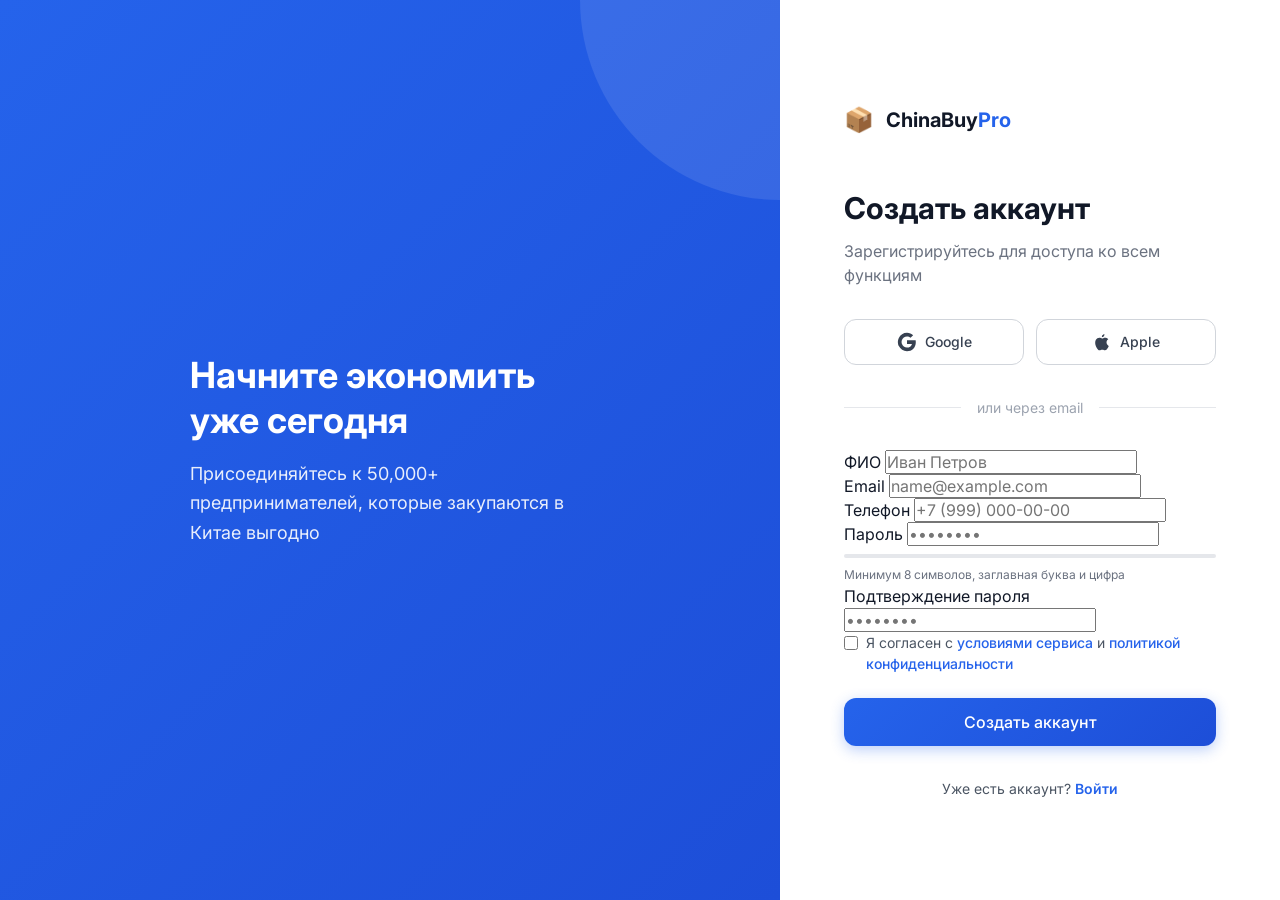
<file: pages/auth/register.html>
<!DOCTYPE html>
<html lang="ru">
<head>
    <meta charset="UTF-8">
    <meta name="viewport" content="width=device-width, initial-scale=1.0">
    <title>Регистрация - ChinaBuy Pro</title>
    <link rel="preconnect" href="https://fonts.googleapis.com">
    <link rel="preconnect" href="https://fonts.gstatic.com" crossorigin>
    <link href="https://fonts.googleapis.com/css2?family=Inter:wght@300;400;500;600;700&display=swap" rel="stylesheet">
    <link rel="stylesheet" href="../../src/css/main.css">
    <style>
        .auth-page {
            min-height: 100vh;
            display: flex;
            background: var(--color-gray-50);
        }
        
        .auth-left {
            flex: 1;
            display: flex;
            align-items: center;
            justify-content: center;
            padding: var(--spacing-16);
            background: linear-gradient(135deg, var(--color-primary-600) 0%, var(--color-primary-700) 100%);
            position: relative;
            overflow: hidden;
        }
        
        .auth-left::before {
            content: '';
            position: absolute;
            width: 400px;
            height: 400px;
            background: rgba(255, 255, 255, 0.1);
            border-radius: 50%;
            top: -200px;
            right: -200px;
        }
        
        .auth-left-content {
            max-width: 400px;
            color: var(--color-white);
            position: relative;
            z-index: 10;
        }
        
        .auth-left h1 {
            font-size: var(--font-size-4xl);
            font-weight: var(--font-weight-bold);
            margin-bottom: var(--spacing-4);
            line-height: var(--line-height-tight);
        }
        
        .auth-left p {
            font-size: var(--font-size-lg);
            opacity: 0.9;
            line-height: var(--line-height-relaxed);
        }
        
        .auth-right {
            width: 100%;
            max-width: 500px;
            display: flex;
            align-items: center;
            justify-content: center;
            padding: var(--spacing-16);
            background: var(--color-white);
        }
        
        .auth-form-container {
            width: 100%;
            max-width: 400px;
        }
        
        .auth-logo {
            display: flex;
            align-items: center;
            gap: var(--spacing-3);
            font-size: var(--font-size-xl);
            font-weight: var(--font-weight-bold);
            color: var(--color-gray-900);
            margin-bottom: var(--spacing-12);
        }
        
        .auth-title {
            font-size: var(--font-size-3xl);
            font-weight: var(--font-weight-bold);
            color: var(--color-gray-900);
            margin-bottom: var(--spacing-2);
        }
        
        .auth-subtitle {
            font-size: var(--font-size-base);
            color: var(--color-gray-500);
            margin-bottom: var(--spacing-8);
        }
        
        .social-login {
            display: flex;
            gap: var(--spacing-3);
            margin-bottom: var(--spacing-8);
        }
        
        .social-btn {
            flex: 1;
            display: flex;
            align-items: center;
            justify-content: center;
            gap: var(--spacing-2);
            padding: var(--spacing-3);
            background: var(--color-white);
            border: 1.5px solid var(--color-gray-300);
            border-radius: var(--radius-xl);
            font-size: var(--font-size-sm);
            font-weight: var(--font-weight-medium);
            color: var(--color-gray-700);
            transition: all var(--transition-fast);
        }
        
        .social-btn:hover {
            border-color: var(--color-gray-400);
            background: var(--color-gray-50);
        }
        
        .divider {
            display: flex;
            align-items: center;
            gap: var(--spacing-4);
            margin-bottom: var(--spacing-8);
            color: var(--color-gray-400);
            font-size: var(--font-size-sm);
        }
        
        .divider::before,
        .divider::after {
            content: '';
            flex: 1;
            height: 1px;
            background: var(--color-gray-200);
        }
        
        .form-footer {
            text-align: center;
            margin-top: var(--spacing-8);
            font-size: var(--font-size-sm);
            color: var(--color-gray-600);
        }
        
        .form-footer a {
            color: var(--color-primary-600);
            font-weight: var(--font-weight-semibold);
        }
        
        .form-footer a:hover {
            text-decoration: underline;
        }
        
        .terms-label {
            display: flex;
            align-items: flex-start;
            gap: var(--spacing-2);
            margin-bottom: var(--spacing-6);
            font-size: var(--font-size-sm);
            color: var(--color-gray-600);
        }
        
        .terms-label input {
            width: 18px;
            height: 18px;
            accent-color: var(--color-primary-600);
            margin-top: 2px;
        }
        
        .terms-label a {
            color: var(--color-primary-600);
            font-weight: var(--font-weight-medium);
        }
        
        .password-strength {
            margin-top: var(--spacing-2);
            height: 4px;
            background: var(--color-gray-200);
            border-radius: 2px;
            overflow: hidden;
        }
        
        .password-strength-bar {
            height: 100%;
            width: 0;
            transition: all var(--transition-normal);
            border-radius: 2px;
        }
        
        .password-strength-bar.weak { width: 33%; background: var(--color-error-500); }
        .password-strength-bar.medium { width: 66%; background: var(--color-warning-500); }
        .password-strength-bar.strong { width: 100%; background: var(--color-success-500); }
        
        .password-hints {
            font-size: var(--font-size-xs);
            color: var(--color-gray-500);
            margin-top: var(--spacing-2);
        }
        
        @media (max-width: 1024px) {
            .auth-left {
                display: none;
            }
            
            .auth-right {
                max-width: 100%;
            }
        }
    </style>
</head>
<body>
    <div class="auth-page">
        <div class="auth-left">
            <div class="auth-left-content">
                <h1>Начните экономить уже сегодня</h1>
                <p>Присоединяйтесь к 50,000+ предпринимателей, которые закупаются в Китае выгодно</p>
            </div>
        </div>
        
        <div class="auth-right">
            <div class="auth-form-container">
                <a href="../../index.html" class="auth-logo">
                    <span class="logo-icon">📦</span>
                    <span class="logo-text">ChinaBuy<span class="logo-accent">Pro</span></span>
                </a>
                
                <h2 class="auth-title">Создать аккаунт</h2>
                <p class="auth-subtitle">Зарегистрируйтесь для доступа ко всем функциям</p>
                
                <div class="social-login">
                    <button class="social-btn" onclick="handleSocialRegister('google')">
                        <svg width="20" height="20" viewBox="0 0 24 24" fill="currentColor">
                            <path d="M22.56 12.25c0-.78-.07-1.53-.2-2.25H12v4.26h5.92c-.26 1.37-1.04 2.53-2.21 3.31v2.77h3.57c2.08-1.92 3.28-4.74 3.28-8.09z"/>
                            <path d="M12 23c2.97 0 5.46-.98 7.28-2.66l-3.57-2.77c-.98.66-2.23 1.06-3.71 1.06-2.86 0-5.29-1.93-6.16-4.53H2.18v2.84C3.99 20.53 7.7 23 12 23z"/>
                            <path d="M5.84 14.09c-.22-.66-.35-1.36-.35-2.09s.13-1.43.35-2.09V7.07H2.18C1.43 8.55 1 10.22 1 12s.43 3.45 1.18 4.93l2.85-2.22.81-.62z"/>
                            <path d="M12 5.38c1.62 0 3.06.56 4.21 1.64l3.15-3.15C17.45 2.09 14.97 1 12 1 7.7 1 3.99 3.47 2.18 7.07l3.66 2.84c.87-2.6 3.3-4.53 6.16-4.53z"/>
                        </svg>
                        Google
                    </button>
                    <button class="social-btn" onclick="handleSocialRegister('apple')">
                        <svg width="20" height="20" viewBox="0 0 24 24" fill="currentColor">
                            <path d="M18.71 19.5c-.83 1.24-1.71 2.45-3.05 2.47-1.34.03-1.77-.79-3.29-.79-1.53 0-2 .77-3.27.82-1.31.05-2.3-1.32-3.14-2.53C4.25 17 2.94 12.45 4.7 9.39c.87-1.52 2.43-2.48 4.12-2.51 1.28-.02 2.5.87 3.29.87.78 0 2.26-1.07 3.81-.91.65.03 2.47.26 3.64 1.98-.09.06-2.17 1.28-2.15 3.81.03 3.02 2.65 4.03 2.68 4.04-.03.07-.42 1.44-1.38 2.83M13 3.5c.73-.83 1.94-.8 1.94-.8s.16 1.37-.73 2.49c-.89 1.13-2.36.99-2.36.99s-.15-1.41.73-2.68z"/>
                        </svg>
                        Apple
                    </button>
                </div>
                
                <div class="divider">или через email</div>
                
                <form id="registerForm" novalidate>
                    <div class="form-group">
                        <label class="form-label" for="fullName">ФИО</label>
                        <input type="text" id="fullName" class="form-input" placeholder="Иван Петров" required>
                    </div>
                    
                    <div class="form-group">
                        <label class="form-label" for="email">Email</label>
                        <input type="email" id="email" class="form-input" placeholder="name@example.com" required>
                    </div>
                    
                    <div class="form-group">
                        <label class="form-label" for="phone">Телефон</label>
                        <input type="tel" id="phone" class="form-input" placeholder="+7 (999) 000-00-00">
                    </div>
                    
                    <div class="form-group">
                        <label class="form-label" for="password">Пароль</label>
                        <input type="password" id="password" class="form-input" placeholder="••••••••" required minlength="8">
                        <div class="password-strength">
                            <div class="password-strength-bar" id="strengthBar"></div>
                        </div>
                        <div class="password-hints">Минимум 8 символов, заглавная буква и цифра</div>
                    </div>
                    
                    <div class="form-group">
                        <label class="form-label" for="confirmPassword">Подтверждение пароля</label>
                        <input type="password" id="confirmPassword" class="form-input" placeholder="••••••••" required>
                    </div>
                    
                    <label class="terms-label">
                        <input type="checkbox" id="terms" required>
                        <span>Я согласен с <a href="#">условиями сервиса</a> и <a href="#">политикой конфиденциальности</a></span>
                    </label>
                    
                    <button type="submit" class="btn btn-primary btn-block btn-lg" id="submitBtn">
                        Создать аккаунт
                    </button>
                </form>
                
                <div class="form-footer">
                    Уже есть аккаунт? <a href="login.html">Войти</a>
                </div>
            </div>
        </div>
    </div>
    
    <script src="../../src/js/main.js"></script>
    <script>
        // Password strength checker
        const passwordInput = document.getElementById('password');
        const strengthBar = document.getElementById('strengthBar');
        
        passwordInput.addEventListener('input', function() {
            const password = this.value;
            let strength = 0;
            
            if (password.length >= 8) strength++;
            if (/[A-Z]/.test(password)) strength++;
            if (/[0-9]/.test(password)) strength++;
            if (/[^A-Za-z0-9]/.test(password)) strength++;
            
            strengthBar.className = 'password-strength-bar';
            if (strength <= 1) strengthBar.classList.add('weak');
            else if (strength <= 2) strengthBar.classList.add('medium');
            else if (strength >= 3) strengthBar.classList.add('strong');
        });
        
        // Form validation and submission
        document.getElementById('registerForm').addEventListener('submit', function(e) {
            e.preventDefault();
            
            const fullName = document.getElementById('fullName').value.trim();
            const email = document.getElementById('email').value.trim();
            const phone = document.getElementById('phone').value.trim();
            const password = document.getElementById('password').value;
            const confirmPassword = document.getElementById('confirmPassword').value;
            const terms = document.getElementById('terms').checked;
            
            let isValid = true;
            
            // Validate full name
            if (fullName.length < 2) {
                FormUtils.showError(document.getElementById('fullName'), 'Введите корректное ФИО');
                isValid = false;
            }
            
            // Validate email
            if (!FormUtils.validateEmail(email)) {
                FormUtils.showError(document.getElementById('email'), 'Введите корректный email');
                isValid = false;
            }
            
            // Validate password
            if (!FormUtils.validatePassword(password)) {
                FormUtils.showError(document.getElementById('password'), 'Пароль должен быть не менее 8 символов');
                isValid = false;
            }
            
            // Validate password match
            if (password !== confirmPassword) {
                FormUtils.showError(document.getElementById('confirmPassword'), 'Пароли не совпадают');
                isValid = false;
            }
            
            // Validate terms
            if (!terms) {
                alert('Необходимо принять условия сервиса');
                isValid = false;
            }
            
            if (isValid) {
                const submitBtn = document.getElementById('submitBtn');
                submitBtn.disabled = true;
                submitBtn.innerHTML = '<span class="spinner"></span> Создание аккаунта...';
                
                // Simulate API call
                setTimeout(() => {
                    // Store user data (in real app, this would be an API call)
                    localStorage.setItem('user', JSON.stringify({
                        email: email,
                        fullName: fullName,
                        phone: phone
                    }));
                    
                    Notification.show('Аккаунт успешно создан!', 'success');
                    setTimeout(() => {
                        window.location.href = '../dashboard/dashboard.html';
                    }, 1000);
                }, 1500);
            }
        });
        
        // Social registration handler
        function handleSocialRegister(provider) {
            Notification.show(`Переход к авторизации через ${provider}...`, 'info');
            // In real app, redirect to OAuth provider
        }
        
        // Clear errors on input
        document.querySelectorAll('.form-input').forEach(input => {
            input.addEventListener('input', function() {
                FormUtils.clearError(this);
            });
        });
    </script>
</body>
</html>
</file>
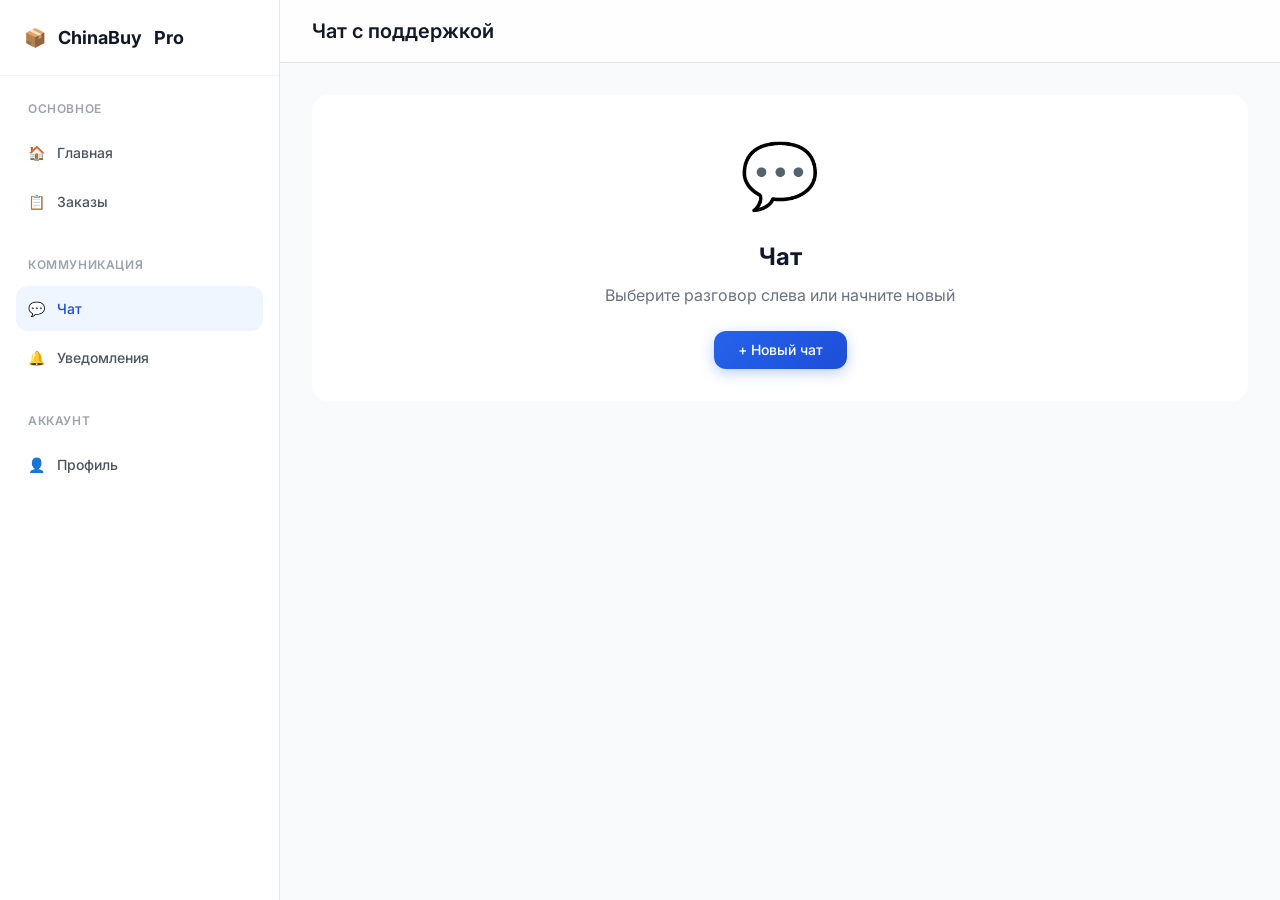
<file: pages/chat/chat.html>
<!DOCTYPE html>
<html lang="ru">
<head>
    <meta charset="UTF-8">
    <meta name="viewport" content="width=device-width, initial-scale=1.0">
    <title>Чат - ChinaBuy Pro</title>
    <link rel="preconnect" href="https://fonts.googleapis.com">
    <link rel="preconnect" href="https://fonts.gstatic.com" crossorigin>
    <link href="https://fonts.googleapis.com/css2?family=Inter:wght@300;400;500;600;700&display=swap" rel="stylesheet">
    <link rel="stylesheet" href="../../src/css/main.css">
    <link rel="stylesheet" href="../../src/css/dashboard.css">
</head>
<body>
    <div class="app-layout">
        <aside class="sidebar">
            <div class="sidebar-header">
                <a href="../../index.html" class="sidebar-logo">
                    <span>📦</span> ChinaBuy<span>Pro</span>
                </a>
            </div>
            <nav class="sidebar-nav">
                <div class="nav-section">
                    <div class="nav-section-title">Основное</div>
                    <a href="../dashboard/dashboard.html" class="nav-item"><span>🏠</span> Главная</a>
                    <a href="../orders/orders.html" class="nav-item"><span>📋</span> Заказы</a>
                </div>
                <div class="nav-section">
                    <div class="nav-section-title">Коммуникация</div>
                    <a href="chat.html" class="nav-item active"><span>💬</span> Чат</a>
                    <a href="../notifications/notifications.html" class="nav-item"><span>🔔</span> Уведомления</a>
                </div>
                <div class="nav-section">
                    <div class="nav-section-title">Аккаунт</div>
                    <a href="../profile/profile.html" class="nav-item"><span>👤</span> Профиль</a>
                </div>
            </nav>
        </aside>
        <main class="main-content">
            <header class="top-bar">
                <h1 class="page-title">Чат с поддержкой</h1>
            </header>
            <div class="content-area">
                <div style="background:var(--color-white);border-radius:var(--radius-2xl);padding:var(--spacing-8);text-align:center;">
                    <div style="font-size:64px;margin-bottom:var(--spacing-4);">💬</div>
                    <h2 style="font-size:var(--font-size-2xl);font-weight:var(--font-weight-bold);margin-bottom:var(--spacing-2);">Чат</h2>
                    <p style="color:var(--color-gray-500);margin-bottom:var(--spacing-6);">Выберите разговор слева или начните новый</p>
                    <button class="btn btn-primary" onclick="Notification.show('Новый чат будет создан', 'info')">+ Новый чат</button>
                </div>
            </div>
        </main>
    </div>
    <script src="../../src/js/main.js"></script>
</body>
</html>
</file>
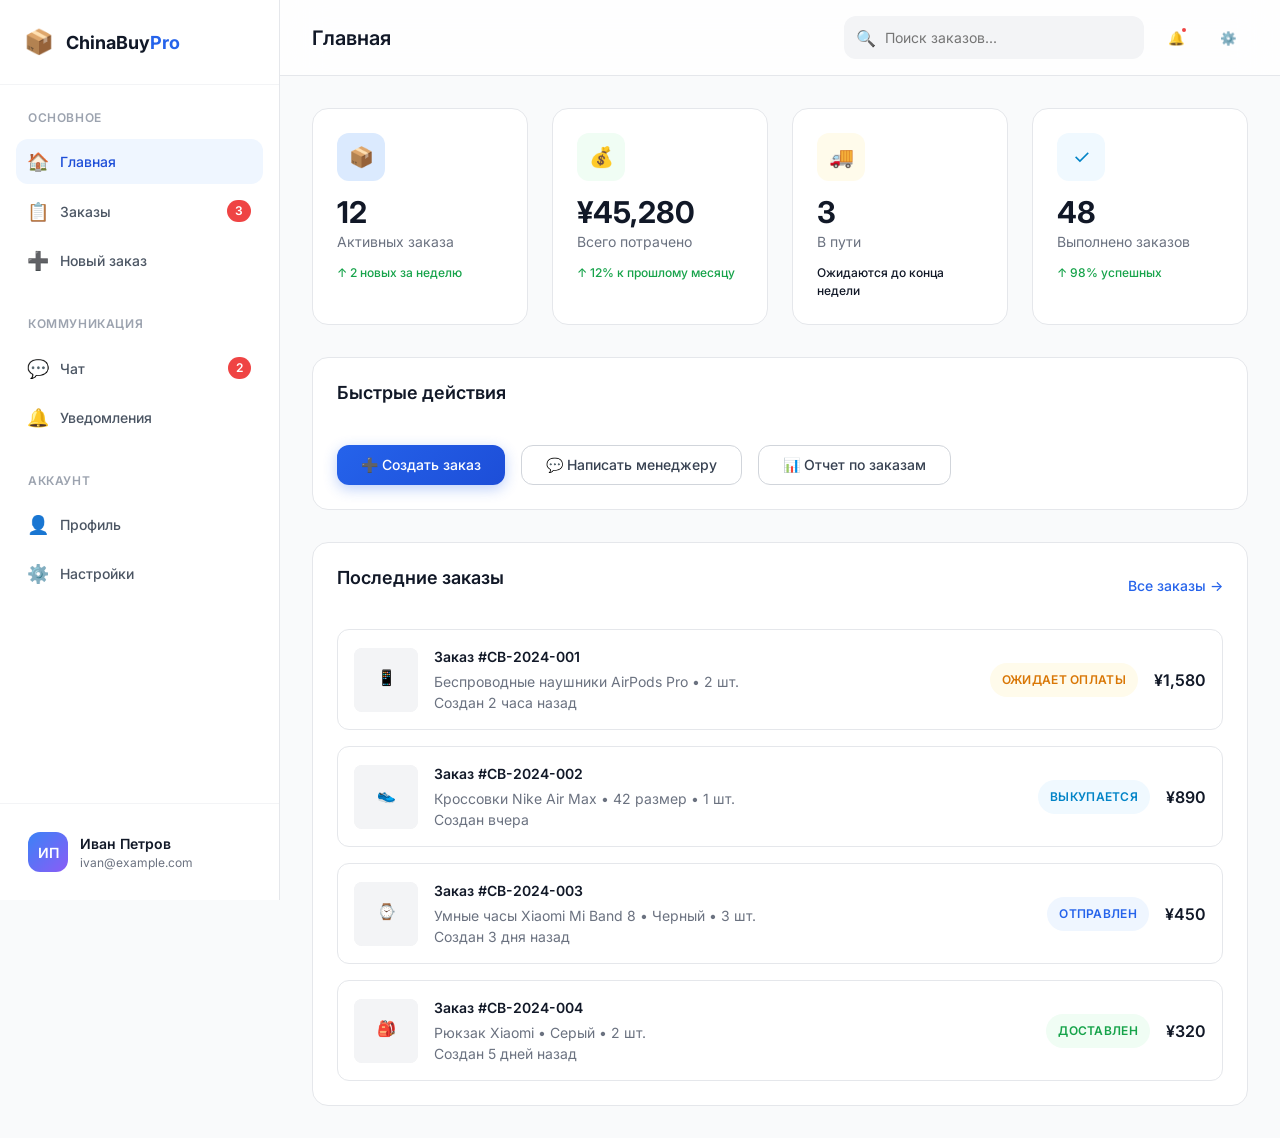
<file: pages/dashboard/dashboard.html>
<!DOCTYPE html>
<html lang="ru">
<head>
    <meta charset="UTF-8">
    <meta name="viewport" content="width=device-width, initial-scale=1.0">
    <title>Dashboard - ChinaBuy Pro</title>
    <link rel="preconnect" href="https://fonts.googleapis.com">
    <link rel="preconnect" href="https://fonts.gstatic.com" crossorigin>
    <link href="https://fonts.googleapis.com/css2?family=Inter:wght@300;400;500;600;700&display=swap" rel="stylesheet">
    <link rel="stylesheet" href="../../src/css/main.css">
    <link rel="stylesheet" href="../../src/css/dashboard.css">
</head>
<body>
    <div class="app-layout">
        <!-- Sidebar -->
        <aside class="sidebar">
            <div class="sidebar-header">
                <a href="../../index.html" class="sidebar-logo">
                    <span class="logo-icon">📦</span>
                    <span class="logo-text">ChinaBuy<span class="logo-accent">Pro</span></span>
                </a>
            </div>
            
            <nav class="sidebar-nav">
                <div class="nav-section">
                    <div class="nav-section-title">Основное</div>
                    <a href="dashboard.html" class="nav-item active">
                        <span class="nav-item-icon">🏠</span>
                        <span>Главная</span>
                    </a>
                    <a href="../orders/orders.html" class="nav-item">
                        <span class="nav-item-icon">📋</span>
                        <span>Заказы</span>
                        <span class="nav-item-badge">3</span>
                    </a>
                    <a href="new-order.html" class="nav-item">
                        <span class="nav-item-icon">➕</span>
                        <span>Новый заказ</span>
                    </a>
                </div>
                
                <div class="nav-section">
                    <div class="nav-section-title">Коммуникация</div>
                    <a href="../chat/chat.html" class="nav-item">
                        <span class="nav-item-icon">💬</span>
                        <span>Чат</span>
                        <span class="nav-item-badge">2</span>
                    </a>
                    <a href="../notifications/notifications.html" class="nav-item">
                        <span class="nav-item-icon">🔔</span>
                        <span>Уведомления</span>
                    </a>
                </div>
                
                <div class="nav-section">
                    <div class="nav-section-title">Аккаунт</div>
                    <a href="../profile/profile.html" class="nav-item">
                        <span class="nav-item-icon">👤</span>
                        <span>Профиль</span>
                    </a>
                    <a href="../profile/settings.html" class="nav-item">
                        <span class="nav-item-icon">⚙️</span>
                        <span>Настройки</span>
                    </a>
                </div>
            </nav>
            
            <div class="sidebar-footer">
                <div class="user-profile">
                    <div class="user-avatar">ИП</div>
                    <div class="user-info">
                        <div class="user-name">Иван Петров</div>
                        <div class="user-email">ivan@example.com</div>
                    </div>
                </div>
            </div>
        </aside>
        
        <!-- Main Content -->
        <main class="main-content">
            <!-- Top Bar -->
            <header class="top-bar">
                <div class="top-bar-left">
                    <h1 class="page-title">Главная</h1>
                </div>
                <div class="top-bar-right">
                    <div class="search-box">
                        <span class="search-icon">🔍</span>
                        <input type="text" class="search-input" placeholder="Поиск заказов...">
                    </div>
                    <button class="icon-btn has-notification">
                        🔔
                        <span class="notification-dot"></span>
                    </button>
                    <button class="icon-btn">⚙️</button>
                </div>
            </header>
            
            <!-- Content Area -->
            <div class="content-area">
                <!-- Stats Grid -->
                <div class="dashboard-grid">
                    <div class="stat-card">
                        <div class="stat-card-header">
                            <div class="stat-card-icon primary">📦</div>
                        </div>
                        <div class="stat-card-value">12</div>
                        <div class="stat-card-label">Активных заказа</div>
                        <div class="stat-card-trend trend-up">
                            ↑ 2 новых за неделю
                        </div>
                    </div>
                    
                    <div class="stat-card">
                        <div class="stat-card-header">
                            <div class="stat-card-icon success">💰</div>
                        </div>
                        <div class="stat-card-value">¥45,280</div>
                        <div class="stat-card-label">Всего потрачено</div>
                        <div class="stat-card-trend trend-up">
                            ↑ 12% к прошлому месяцу
                        </div>
                    </div>
                    
                    <div class="stat-card">
                        <div class="stat-card-header">
                            <div class="stat-card-icon warning">🚚</div>
                        </div>
                        <div class="stat-card-value">3</div>
                        <div class="stat-card-label">В пути</div>
                        <div class="stat-card-trend">
                            Ожидаются до конца недели
                        </div>
                    </div>
                    
                    <div class="stat-card">
                        <div class="stat-card-header">
                            <div class="stat-card-icon info">✓</div>
                        </div>
                        <div class="stat-card-value">48</div>
                        <div class="stat-card-label">Выполнено заказов</div>
                        <div class="stat-card-trend trend-up">
                            ↑ 98% успешных
                        </div>
                    </div>
                </div>
                
                <!-- Quick Actions -->
                <div class="orders-section" style="margin-bottom: var(--spacing-8);">
                    <div class="section-header-row">
                        <h2 class="section-title">Быстрые действия</h2>
                    </div>
                    <div style="display: flex; gap: var(--spacing-4); flex-wrap: wrap;">
                        <a href="new-order.html" class="btn btn-primary">
                            ➕ Создать заказ
                        </a>
                        <a href="../chat/chat.html" class="btn btn-outline">
                            💬 Написать менеджеру
                        </a>
                        <a href="../orders/orders.html" class="btn btn-outline">
                            📊 Отчет по заказам
                        </a>
                    </div>
                </div>
                
                <!-- Recent Orders -->
                <div class="orders-section">
                    <div class="section-header-row">
                        <h2 class="section-title">Последние заказы</h2>
                        <a href="../orders/orders.html" class="view-all-link">Все заказы →</a>
                    </div>
                    
                    <div class="order-list">
                        <div class="order-item">
                            <img src="data:image/svg+xml,%3Csvg xmlns='http://www.w3.org/2000/svg' viewBox='0 0 100 100'%3E%3Crect fill='%23f3f4f6' width='100' height='100'/%3E%3Ctext x='50' y='55' text-anchor='middle' font-size='24' fill='%239ca3af'%3E📱%3C/text%3E%3C/svg%3E" alt="Товар" class="order-image">
                            <div class="order-details">
                                <div class="order-id">Заказ #CB-2024-001</div>
                                <div class="order-meta">Беспроводные наушники AirPods Pro • 2 шт.</div>
                                <div class="order-meta">Создан 2 часа назад</div>
                            </div>
                            <span class="order-status status-pending">Ожидает оплаты</span>
                            <div class="order-price">¥1,580</div>
                        </div>
                        
                        <div class="order-item">
                            <img src="data:image/svg+xml,%3Csvg xmlns='http://www.w3.org/2000/svg' viewBox='0 0 100 100'%3E%3Crect fill='%23f3f4f6' width='100' height='100'/%3E%3Ctext x='50' y='55' text-anchor='middle' font-size='24' fill='%239ca3af'%3E👟%3C/text%3E%3C/svg%3E" alt="Товар" class="order-image">
                            <div class="order-details">
                                <div class="order-id">Заказ #CB-2024-002</div>
                                <div class="order-meta">Кроссовки Nike Air Max • 42 размер • 1 шт.</div>
                                <div class="order-meta">Создан вчера</div>
                            </div>
                            <span class="order-status status-processing">Выкупается</span>
                            <div class="order-price">¥890</div>
                        </div>
                        
                        <div class="order-item">
                            <img src="data:image/svg+xml,%3Csvg xmlns='http://www.w3.org/2000/svg' viewBox='0 0 100 100'%3E%3Crect fill='%23f3f4f6' width='100' height='100'/%3E%3Ctext x='50' y='55' text-anchor='middle' font-size='24' fill='%239ca3af'%3E⌚%3C/text%3E%3C/svg%3E" alt="Товар" class="order-image">
                            <div class="order-details">
                                <div class="order-id">Заказ #CB-2024-003</div>
                                <div class="order-meta">Умные часы Xiaomi Mi Band 8 • Черный • 3 шт.</div>
                                <div class="order-meta">Создан 3 дня назад</div>
                            </div>
                            <span class="order-status status-shipped">Отправлен</span>
                            <div class="order-price">¥450</div>
                        </div>
                        
                        <div class="order-item">
                            <img src="data:image/svg+xml,%3Csvg xmlns='http://www.w3.org/2000/svg' viewBox='0 0 100 100'%3E%3Crect fill='%23f3f4f6' width='100' height='100'/%3E%3Ctext x='50' y='55' text-anchor='middle' font-size='24' fill='%239ca3af'%3E🎒%3C/text%3E%3C/svg%3E" alt="Товар" class="order-image">
                            <div class="order-details">
                                <div class="order-id">Заказ #CB-2024-004</div>
                                <div class="order-meta">Рюкзак Xiaomi • Серый • 2 шт.</div>
                                <div class="order-meta">Создан 5 дней назад</div>
                            </div>
                            <span class="order-status status-delivered">Доставлен</span>
                            <div class="order-price">¥320</div>
                        </div>
                    </div>
                </div>
            </div>
        </main>
    </div>
    
    <script src="../../src/js/main.js"></script>
</body>
</html>
</file>
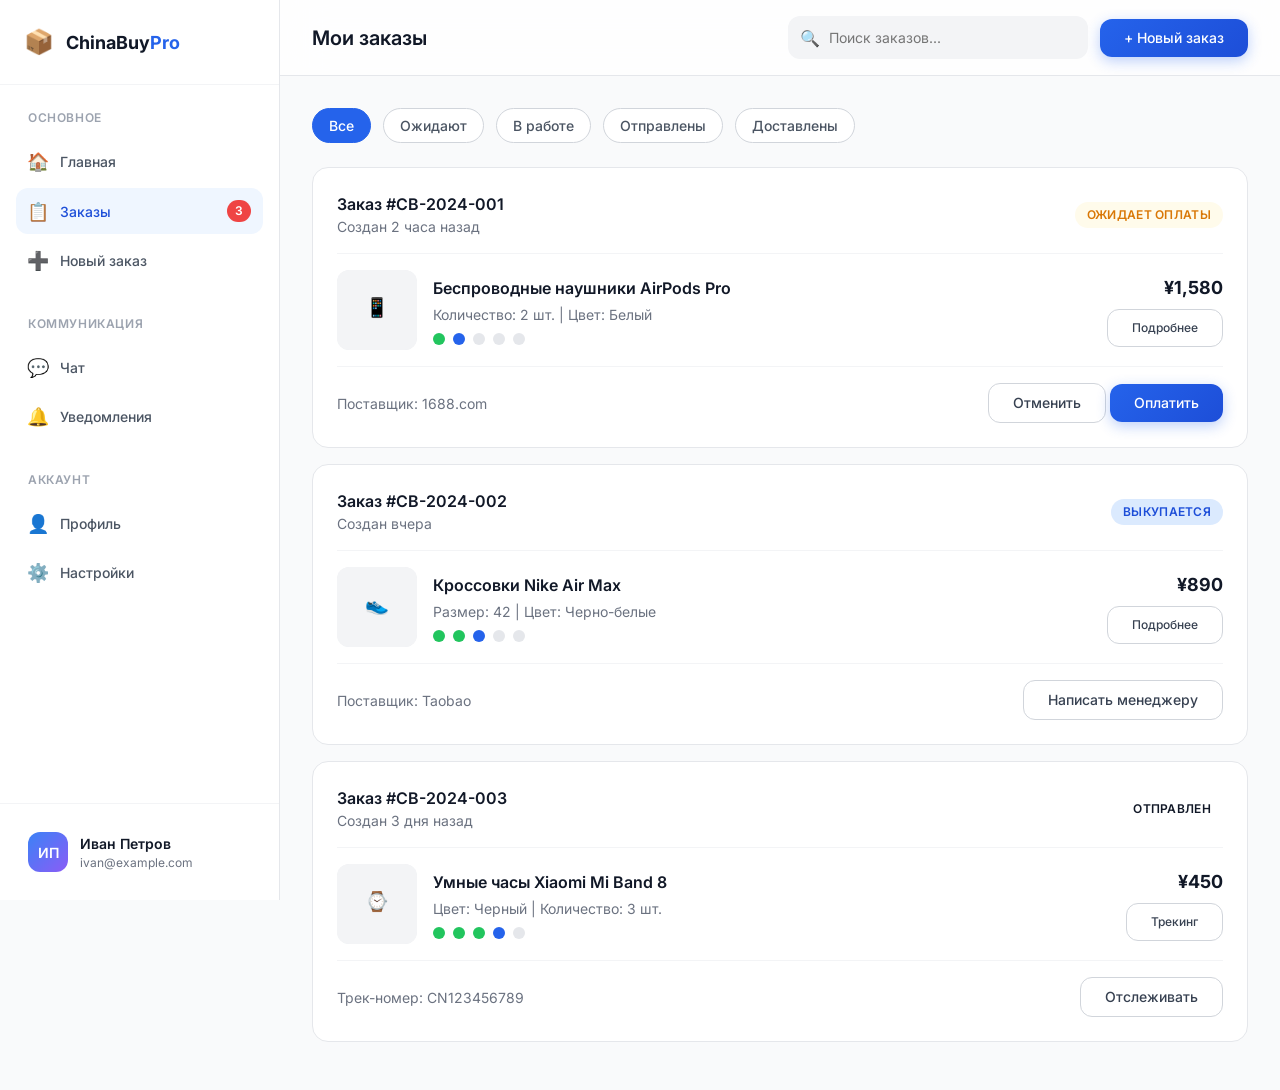
<file: pages/orders/orders.html>
<!DOCTYPE html>
<html lang="ru">
<head>
    <meta charset="UTF-8">
    <meta name="viewport" content="width=device-width, initial-scale=1.0">
    <title>Заказы - ChinaBuy Pro</title>
    <link rel="preconnect" href="https://fonts.googleapis.com">
    <link rel="preconnect" href="https://fonts.gstatic.com" crossorigin>
    <link href="https://fonts.googleapis.com/css2?family=Inter:wght@300;400;500;600;700&display=swap" rel="stylesheet">
    <link rel="stylesheet" href="../../src/css/main.css">
    <link rel="stylesheet" href="../../src/css/dashboard.css">
    <style>
        .orders-header {
            display: flex;
            justify-content: space-between;
            align-items: center;
            margin-bottom: var(--spacing-6);
            flex-wrap: wrap;
            gap: var(--spacing-4);
        }
        
        .orders-filters {
            display: flex;
            gap: var(--spacing-3);
            margin-bottom: var(--spacing-6);
            flex-wrap: wrap;
        }
        
        .filter-btn {
            padding: var(--spacing-2) var(--spacing-4);
            background: var(--color-white);
            border: 1px solid var(--color-gray-300);
            border-radius: var(--radius-full);
            font-size: var(--font-size-sm);
            font-weight: var(--font-weight-medium);
            color: var(--color-gray-600);
            cursor: pointer;
            transition: all var(--transition-fast);
        }
        
        .filter-btn:hover {
            border-color: var(--color-gray-400);
            background: var(--color-gray-50);
        }
        
        .filter-btn.active {
            background: var(--color-primary-600);
            border-color: var(--color-primary-600);
            color: var(--color-white);
        }
        
        .order-card {
            background: var(--color-white);
            border: 1px solid var(--color-gray-200);
            border-radius: var(--radius-2xl);
            padding: var(--spacing-6);
            margin-bottom: var(--spacing-4);
            transition: all var(--transition-fast);
        }
        
        .order-card:hover {
            box-shadow: var(--shadow-lg);
            border-color: var(--color-primary-300);
        }
        
        .order-card-header {
            display: flex;
            justify-content: space-between;
            align-items: center;
            margin-bottom: var(--spacing-4);
            padding-bottom: var(--spacing-4);
            border-bottom: 1px solid var(--color-gray-100);
        }
        
        .order-number {
            font-size: var(--font-size-base);
            font-weight: var(--font-weight-semibold);
            color: var(--color-gray-900);
        }
        
        .order-date {
            font-size: var(--font-size-sm);
            color: var(--color-gray-500);
        }
        
        .order-card-body {
            display: grid;
            grid-template-columns: auto 1fr auto;
            gap: var(--spacing-4);
            align-items: center;
        }
        
        .order-product-image {
            width: 80px;
            height: 80px;
            border-radius: var(--radius-xl);
            background: var(--color-gray-100);
            object-fit: cover;
        }
        
        .order-product-info h3 {
            font-size: var(--font-size-base);
            font-weight: var(--font-weight-semibold);
            color: var(--color-gray-900);
            margin-bottom: var(--spacing-1);
        }
        
        .order-product-meta {
            font-size: var(--font-size-sm);
            color: var(--color-gray-500);
            margin-bottom: var(--spacing-2);
        }
        
        .order-progress {
            display: flex;
            gap: var(--spacing-2);
        }
        
        .progress-step {
            width: 12px;
            height: 12px;
            border-radius: 50%;
            background: var(--color-gray-200);
        }
        
        .progress-step.active {
            background: var(--color-primary-600);
        }
        
        .progress-step.completed {
            background: var(--color-success-500);
        }
        
        .order-card-footer {
            display: flex;
            justify-content: space-between;
            align-items: center;
            margin-top: var(--spacing-4);
            padding-top: var(--spacing-4);
            border-top: 1px solid var(--color-gray-100);
        }
        
        .order-total {
            font-size: var(--font-size-lg);
            font-weight: var(--font-weight-bold);
            color: var(--color-gray-900);
        }
        
        .empty-state {
            text-align: center;
            padding: var(--spacing-16);
            background: var(--color-white);
            border-radius: var(--radius-2xl);
        }
        
        .empty-state-icon {
            font-size: 64px;
            margin-bottom: var(--spacing-4);
        }
        
        .empty-state h3 {
            font-size: var(--font-size-xl);
            font-weight: var(--font-weight-semibold);
            color: var(--color-gray-900);
            margin-bottom: var(--spacing-2);
        }
        
        .empty-state p {
            font-size: var(--font-size-base);
            color: var(--color-gray-500);
            margin-bottom: var(--spacing-6);
        }
        
        @media (max-width: 768px) {
            .order-card-body {
                grid-template-columns: 1fr;
            }
            
            .order-product-image {
                width: 100%;
                height: 200px;
            }
        }
    </style>
</head>
<body>
    <div class="app-layout">
        <!-- Sidebar -->
        <aside class="sidebar">
            <div class="sidebar-header">
                <a href="../../index.html" class="sidebar-logo">
                    <span class="logo-icon">📦</span>
                    <span class="logo-text">ChinaBuy<span class="logo-accent">Pro</span></span>
                </a>
            </div>
            
            <nav class="sidebar-nav">
                <div class="nav-section">
                    <div class="nav-section-title">Основное</div>
                    <a href="../dashboard/dashboard.html" class="nav-item">
                        <span class="nav-item-icon">🏠</span>
                        <span>Главная</span>
                    </a>
                    <a href="orders.html" class="nav-item active">
                        <span class="nav-item-icon">📋</span>
                        <span>Заказы</span>
                        <span class="nav-item-badge">3</span>
                    </a>
                    <a href="new-order.html" class="nav-item">
                        <span class="nav-item-icon">➕</span>
                        <span>Новый заказ</span>
                    </a>
                </div>
                
                <div class="nav-section">
                    <div class="nav-section-title">Коммуникация</div>
                    <a href="../chat/chat.html" class="nav-item">
                        <span class="nav-item-icon">💬</span>
                        <span>Чат</span>
                    </a>
                    <a href="../notifications/notifications.html" class="nav-item">
                        <span class="nav-item-icon">🔔</span>
                        <span>Уведомления</span>
                    </a>
                </div>
                
                <div class="nav-section">
                    <div class="nav-section-title">Аккаунт</div>
                    <a href="../profile/profile.html" class="nav-item">
                        <span class="nav-item-icon">👤</span>
                        <span>Профиль</span>
                    </a>
                    <a href="../profile/settings.html" class="nav-item">
                        <span class="nav-item-icon">⚙️</span>
                        <span>Настройки</span>
                    </a>
                </div>
            </nav>
            
            <div class="sidebar-footer">
                <div class="user-profile">
                    <div class="user-avatar">ИП</div>
                    <div class="user-info">
                        <div class="user-name">Иван Петров</div>
                        <div class="user-email">ivan@example.com</div>
                    </div>
                </div>
            </div>
        </aside>
        
        <!-- Main Content -->
        <main class="main-content">
            <header class="top-bar">
                <div class="top-bar-left">
                    <h1 class="page-title">Мои заказы</h1>
                </div>
                <div class="top-bar-right">
                    <div class="search-box">
                        <span class="search-icon">🔍</span>
                        <input type="text" class="search-input" placeholder="Поиск заказов..." id="orderSearch">
                    </div>
                    <a href="new-order.html" class="btn btn-primary">+ Новый заказ</a>
                </div>
            </header>
            
            <div class="content-area">
                <!-- Filters -->
                <div class="orders-filters">
                    <button class="filter-btn active" data-filter="all">Все</button>
                    <button class="filter-btn" data-filter="pending">Ожидают</button>
                    <button class="filter-btn" data-filter="processing">В работе</button>
                    <button class="filter-btn" data-filter="shipped">Отправлены</button>
                    <button class="filter-btn" data-filter="delivered">Доставлены</button>
                </div>
                
                <!-- Orders List -->
                <div id="ordersList">
                    <!-- Order 1 -->
                    <div class="order-card" data-status="pending">
                        <div class="order-card-header">
                            <div>
                                <div class="order-number">Заказ #CB-2024-001</div>
                                <div class="order-date">Создан 2 часа назад</div>
                            </div>
                            <span class="badge badge-warning">Ожидает оплаты</span>
                        </div>
                        <div class="order-card-body">
                            <img src="data:image/svg+xml,%3Csvg xmlns='http://www.w3.org/2000/svg' viewBox='0 0 100 100'%3E%3Crect fill='%23f3f4f6' width='100' height='100'/%3E%3Ctext x='50' y='55' text-anchor='middle' font-size='24' fill='%239ca3af'%3E📱%3C/text%3E%3C/svg%3E" alt="Товар" class="order-product-image">
                            <div class="order-product-info">
                                <h3>Беспроводные наушники AirPods Pro</h3>
                                <p class="order-product-meta">Количество: 2 шт. | Цвет: Белый</p>
                                <div class="order-progress">
                                    <div class="progress-step completed"></div>
                                    <div class="progress-step active"></div>
                                    <div class="progress-step"></div>
                                    <div class="progress-step"></div>
                                    <div class="progress-step"></div>
                                </div>
                            </div>
                            <div style="text-align: right;">
                                <div class="order-total">¥1,580</div>
                                <a href="order-detail.html?id=001" class="btn btn-outline" style="margin-top: var(--spacing-2); font-size: var(--font-size-xs);">Подробнее</a>
                            </div>
                        </div>
                        <div class="order-card-footer">
                            <div style="font-size: var(--font-size-sm); color: var(--color-gray-500);">
                                Поставщик: 1688.com
                            </div>
                            <div>
                                <button class="btn btn-outline" style="font-size: var(--font-size-sm);">Отменить</button>
                                <button class="btn btn-primary" style="font-size: var(--font-size-sm);">Оплатить</button>
                            </div>
                        </div>
                    </div>
                    
                    <!-- Order 2 -->
                    <div class="order-card" data-status="processing">
                        <div class="order-card-header">
                            <div>
                                <div class="order-number">Заказ #CB-2024-002</div>
                                <div class="order-date">Создан вчера</div>
                            </div>
                            <span class="badge badge-primary">Выкупается</span>
                        </div>
                        <div class="order-card-body">
                            <img src="data:image/svg+xml,%3Csvg xmlns='http://www.w3.org/2000/svg' viewBox='0 0 100 100'%3E%3Crect fill='%23f3f4f6' width='100' height='100'/%3E%3Ctext x='50' y='55' text-anchor='middle' font-size='24' fill='%239ca3af'%3E👟%3C/text%3E%3C/svg%3E" alt="Товар" class="order-product-image">
                            <div class="order-product-info">
                                <h3>Кроссовки Nike Air Max</h3>
                                <p class="order-product-meta">Размер: 42 | Цвет: Черно-белые</p>
                                <div class="order-progress">
                                    <div class="progress-step completed"></div>
                                    <div class="progress-step completed"></div>
                                    <div class="progress-step active"></div>
                                    <div class="progress-step"></div>
                                    <div class="progress-step"></div>
                                </div>
                            </div>
                            <div style="text-align: right;">
                                <div class="order-total">¥890</div>
                                <a href="order-detail.html?id=002" class="btn btn-outline" style="margin-top: var(--spacing-2); font-size: var(--font-size-xs);">Подробнее</a>
                            </div>
                        </div>
                        <div class="order-card-footer">
                            <div style="font-size: var(--font-size-sm); color: var(--color-gray-500);">
                                Поставщик: Taobao
                            </div>
                            <button class="btn btn-outline" style="font-size: var(--font-size-sm);">Написать менеджеру</button>
                        </div>
                    </div>
                    
                    <!-- Order 3 -->
                    <div class="order-card" data-status="shipped">
                        <div class="order-card-header">
                            <div>
                                <div class="order-number">Заказ #CB-2024-003</div>
                                <div class="order-date">Создан 3 дня назад</div>
                            </div>
                            <span class="badge badge-info">Отправлен</span>
                        </div>
                        <div class="order-card-body">
                            <img src="data:image/svg+xml,%3Csvg xmlns='http://www.w3.org/2000/svg' viewBox='0 0 100 100'%3E%3Crect fill='%23f3f4f6' width='100' height='100'/%3E%3Ctext x='50' y='55' text-anchor='middle' font-size='24' fill='%239ca3af'%3E⌚%3C/text%3E%3C/svg%3E" alt="Товар" class="order-product-image">
                            <div class="order-product-info">
                                <h3>Умные часы Xiaomi Mi Band 8</h3>
                                <p class="order-product-meta">Цвет: Черный | Количество: 3 шт.</p>
                                <div class="order-progress">
                                    <div class="progress-step completed"></div>
                                    <div class="progress-step completed"></div>
                                    <div class="progress-step completed"></div>
                                    <div class="progress-step active"></div>
                                    <div class="progress-step"></div>
                                </div>
                            </div>
                            <div style="text-align: right;">
                                <div class="order-total">¥450</div>
                                <a href="order-detail.html?id=003" class="btn btn-outline" style="margin-top: var(--spacing-2); font-size: var(--font-size-xs);">Трекинг</a>
                            </div>
                        </div>
                        <div class="order-card-footer">
                            <div style="font-size: var(--font-size-sm); color: var(--color-gray-500);">
                                Трек-номер: CN123456789
                            </div>
                            <button class="btn btn-outline" style="font-size: var(--font-size-sm);">Отслеживать</button>
                        </div>
                    </div>
                </div>
            </div>
        </main>
    </div>
    
    <script src="../../src/js/main.js"></script>
    <script>
        // Filter functionality
        document.querySelectorAll('.filter-btn').forEach(btn => {
            btn.addEventListener('click', function() {
                document.querySelectorAll('.filter-btn').forEach(b => b.classList.remove('active'));
                this.classList.add('active');
                
                const filter = this.dataset.filter;
                document.querySelectorAll('.order-card').forEach(card => {
                    if (filter === 'all' || card.dataset.status === filter) {
                        card.style.display = 'block';
                    } else {
                        card.style.display = 'none';
                    }
                });
            });
        });
        
        // Search functionality
        document.getElementById('orderSearch').addEventListener('input', function() {
            const query = this.value.toLowerCase();
            document.querySelectorAll('.order-card').forEach(card => {
                const text = card.textContent.toLowerCase();
                card.style.display = text.includes(query) ? 'block' : 'none';
            });
        });
    </script>
</body>
</html>
</file>
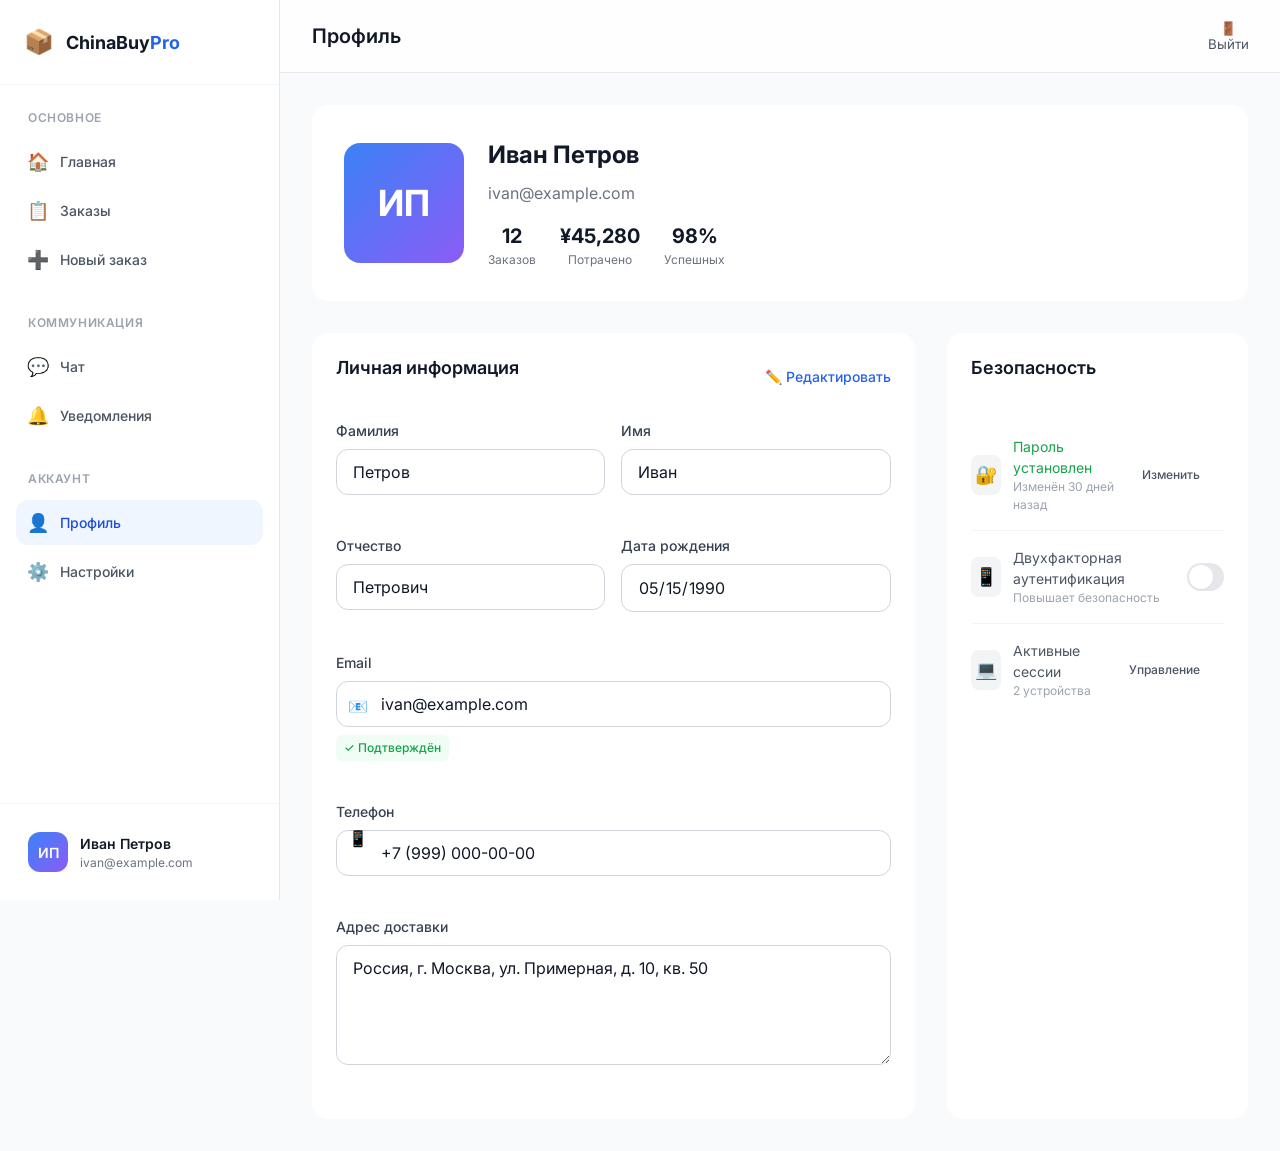
<file: pages/profile/profile.html>
<!DOCTYPE html>
<html lang="ru">
<head>
    <meta charset="UTF-8">
    <meta name="viewport" content="width=device-width, initial-scale=1.0">
    <title>Профиль - ChinaBuy Pro</title>
    <link rel="preconnect" href="https://fonts.googleapis.com">
    <link rel="preconnect" href="https://fonts.gstatic.com" crossorigin>
    <link href="https://fonts.googleapis.com/css2?family=Inter:wght@300;400;500;600;700&display=swap" rel="stylesheet">
    <link rel="stylesheet" href="../../src/css/main.css">
    <link rel="stylesheet" href="../../src/css/dashboard.css">
    <style>
        .profile-header {
            background: var(--color-white);
            border-radius: var(--radius-2xl);
            padding: var(--spacing-8);
            margin-bottom: var(--spacing-8);
            display: flex;
            align-items: center;
            gap: var(--spacing-6);
        }
        
        .profile-avatar-large {
            width: 120px;
            height: 120px;
            border-radius: var(--radius-2xl);
            background: linear-gradient(135deg, var(--color-primary-500) 0%, var(--color-accent-500) 100%);
            color: var(--color-white);
            display: flex;
            align-items: center;
            justify-content: center;
            font-size: var(--font-size-4xl);
            font-weight: var(--font-weight-bold);
            position: relative;
            cursor: pointer;
            overflow: hidden;
        }
        
        .profile-avatar-large:hover::after {
            content: '📷';
            position: absolute;
            inset: 0;
            background: rgba(0, 0, 0, 0.5);
            display: flex;
            align-items: center;
            justify-content: center;
            font-size: var(--font-size-3xl);
        }
        
        .profile-info h1 {
            font-size: var(--font-size-2xl);
            font-weight: var(--font-weight-bold);
            color: var(--color-gray-900);
            margin-bottom: var(--spacing-2);
        }
        
        .profile-email {
            font-size: var(--font-size-base);
            color: var(--color-gray-500);
            margin-bottom: var(--spacing-4);
        }
        
        .profile-stats {
            display: flex;
            gap: var(--spacing-6);
        }
        
        .profile-stat {
            text-align: center;
        }
        
        .profile-stat-value {
            font-size: var(--font-size-xl);
            font-weight: var(--font-weight-bold);
            color: var(--color-gray-900);
        }
        
        .profile-stat-label {
            font-size: var(--font-size-xs);
            color: var(--color-gray-500);
        }
        
        .profile-sections {
            display: grid;
            grid-template-columns: 2fr 1fr;
            gap: var(--spacing-8);
        }
        
        .profile-section {
            background: var(--color-white);
            border-radius: var(--radius-2xl);
            padding: var(--spacing-6);
        }
        
        .section-title-row {
            display: flex;
            align-items: center;
            justify-content: space-between;
            margin-bottom: var(--spacing-6);
        }
        
        .section-title {
            font-size: var(--font-size-lg);
            font-weight: var(--font-weight-semibold);
            color: var(--color-gray-900);
        }
        
        .edit-btn {
            font-size: var(--font-size-sm);
            color: var(--color-primary-600);
            font-weight: var(--font-weight-medium);
            cursor: pointer;
        }
        
        .edit-btn:hover {
            text-decoration: underline;
        }
        
        .profile-form-grid {
            display: grid;
            grid-template-columns: repeat(2, 1fr);
            gap: var(--spacing-4);
        }
        
        .form-group.full-width {
            grid-column: span 2;
        }
        
        .input-with-icon {
            position: relative;
        }
        
        .input-icon {
            position: absolute;
            left: var(--spacing-3);
            top: 50%;
            transform: translateY(-50%);
            color: var(--color-gray-400);
        }
        
        .input-with-icon .form-input {
            padding-left: 44px;
        }
        
        .verification-badge {
            display: inline-flex;
            align-items: center;
            gap: var(--spacing-1);
            padding: var(--spacing-1) var(--spacing-2);
            background: var(--color-success-50);
            color: var(--color-success-600);
            border-radius: var(--radius-md);
            font-size: var(--font-size-xs);
            font-weight: var(--font-weight-medium);
        }
        
        .security-item {
            display: flex;
            align-items: center;
            justify-content: space-between;
            padding: var(--spacing-4) 0;
            border-bottom: 1px solid var(--color-gray-100);
        }
        
        .security-item:last-child {
            border-bottom: none;
        }
        
        .security-info {
            display: flex;
            align-items: center;
            gap: var(--spacing-3);
        }
        
        .security-icon {
            width: 40px;
            height: 40px;
            border-radius: var(--radius-lg);
            background: var(--color-gray-100);
            display: flex;
            align-items: center;
            justify-content: center;
            font-size: var(--font-size-lg);
        }
        
        .security-status {
            font-size: var(--font-size-sm);
            color: var(--color-gray-600);
        }
        
        .security-status.verified {
            color: var(--color-success-600);
        }
        
        .toggle-btn {
            width: 48px;
            height: 28px;
            background: var(--color-gray-200);
            border-radius: 14px;
            position: relative;
            cursor: pointer;
            transition: background var(--transition-fast);
        }
        
        .toggle-btn.active {
            background: var(--color-primary-600);
        }
        
        .toggle-btn::after {
            content: '';
            position: absolute;
            width: 24px;
            height: 24px;
            background: var(--color-white);
            border-radius: 50%;
            top: 2px;
            left: 2px;
            transition: transform var(--transition-fast);
            box-shadow: var(--shadow-sm);
        }
        
        .toggle-btn.active::after {
            transform: translateX(20px);
        }
        
        @media (max-width: 1024px) {
            .profile-sections {
                grid-template-columns: 1fr;
            }
            
            .profile-form-grid {
                grid-template-columns: 1fr;
            }
            
            .form-group.full-width {
                grid-column: span 1;
            }
        }
        
        @media (max-width: 768px) {
            .profile-header {
                flex-direction: column;
                text-align: center;
            }
            
            .profile-stats {
                justify-content: center;
            }
        }
    </style>
</head>
<body>
    <div class="app-layout">
        <!-- Sidebar -->
        <aside class="sidebar">
            <div class="sidebar-header">
                <a href="../../index.html" class="sidebar-logo">
                    <span class="logo-icon">📦</span>
                    <span class="logo-text">ChinaBuy<span class="logo-accent">Pro</span></span>
                </a>
            </div>
            
            <nav class="sidebar-nav">
                <div class="nav-section">
                    <div class="nav-section-title">Основное</div>
                    <a href="../dashboard/dashboard.html" class="nav-item">
                        <span class="nav-item-icon">🏠</span>
                        <span>Главная</span>
                    </a>
                    <a href="../orders/orders.html" class="nav-item">
                        <span class="nav-item-icon">📋</span>
                        <span>Заказы</span>
                    </a>
                    <a href="../orders/new-order.html" class="nav-item">
                        <span class="nav-item-icon">➕</span>
                        <span>Новый заказ</span>
                    </a>
                </div>
                
                <div class="nav-section">
                    <div class="nav-section-title">Коммуникация</div>
                    <a href="../chat/chat.html" class="nav-item">
                        <span class="nav-item-icon">💬</span>
                        <span>Чат</span>
                    </a>
                    <a href="../notifications/notifications.html" class="nav-item">
                        <span class="nav-item-icon">🔔</span>
                        <span>Уведомления</span>
                    </a>
                </div>
                
                <div class="nav-section">
                    <div class="nav-section-title">Аккаунт</div>
                    <a href="profile.html" class="nav-item active">
                        <span class="nav-item-icon">👤</span>
                        <span>Профиль</span>
                    </a>
                    <a href="settings.html" class="nav-item">
                        <span class="nav-item-icon">⚙️</span>
                        <span>Настройки</span>
                    </a>
                </div>
            </nav>
            
            <div class="sidebar-footer">
                <div class="user-profile">
                    <div class="user-avatar">ИП</div>
                    <div class="user-info">
                        <div class="user-name">Иван Петров</div>
                        <div class="user-email">ivan@example.com</div>
                    </div>
                </div>
            </div>
        </aside>
        
        <!-- Main Content -->
        <main class="main-content">
            <header class="top-bar">
                <div class="top-bar-left">
                    <h1 class="page-title">Профиль</h1>
                </div>
                <div class="top-bar-right">
                    <button class="icon-btn" onclick="logout()">🚪 Выйти</button>
                </div>
            </header>
            
            <div class="content-area">
                <!-- Profile Header -->
                <div class="profile-header">
                    <div class="profile-avatar-large" id="avatarLarge">ИП</div>
                    <div class="profile-info">
                        <h1 id="profileName">Иван Петров</h1>
                        <p class="profile-email" id="profileEmail">ivan@example.com</p>
                        <div class="profile-stats">
                            <div class="profile-stat">
                                <div class="profile-stat-value" id="totalOrders">12</div>
                                <div class="profile-stat-label">Заказов</div>
                            </div>
                            <div class="profile-stat">
                                <div class="profile-stat-value">¥45,280</div>
                                <div class="profile-stat-label">Потрачено</div>
                            </div>
                            <div class="profile-stat">
                                <div class="profile-stat-value">98%</div>
                                <div class="profile-stat-label">Успешных</div>
                            </div>
                        </div>
                    </div>
                </div>
                
                <!-- Profile Sections -->
                <div class="profile-sections">
                    <!-- Personal Info -->
                    <div class="profile-section">
                        <div class="section-title-row">
                            <h2 class="section-title">Личная информация</h2>
                            <span class="edit-btn" onclick="toggleEditMode()">✏️ Редактировать</span>
                        </div>
                        
                        <form id="profileForm" class="profile-form-grid">
                            <div class="form-group">
                                <label class="form-label">Фамилия</label>
                                <input type="text" class="form-input" id="lastName" value="Петров" disabled>
                            </div>
                            
                            <div class="form-group">
                                <label class="form-label">Имя</label>
                                <input type="text" class="form-input" id="firstName" value="Иван" disabled>
                            </div>
                            
                            <div class="form-group">
                                <label class="form-label">Отчество</label>
                                <input type="text" class="form-input" id="middleName" value="Петрович" disabled>
                            </div>
                            
                            <div class="form-group">
                                <label class="form-label">Дата рождения</label>
                                <input type="date" class="form-input" id="birthDate" value="1990-05-15" disabled>
                            </div>
                            
                            <div class="form-group full-width input-with-icon">
                                <label class="form-label">Email</label>
                                <span class="input-icon">📧</span>
                                <input type="email" class="form-input" id="emailInput" value="ivan@example.com" disabled>
                                <span class="verification-badge" style="margin-top: var(--spacing-2);">✓ Подтверждён</span>
                            </div>
                            
                            <div class="form-group full-width input-with-icon">
                                <label class="form-label">Телефон</label>
                                <span class="input-icon">📱</span>
                                <input type="tel" class="form-input" id="phoneInput" value="+7 (999) 000-00-00" disabled>
                            </div>
                            
                            <div class="form-group full-width">
                                <label class="form-label">Адрес доставки</label>
                                <textarea class="form-textarea" id="address" disabled>Россия, г. Москва, ул. Примерная, д. 10, кв. 50</textarea>
                            </div>
                            
                            <div class="form-group full-width" id="saveButtons" style="display: none;">
                                <button type="button" class="btn btn-primary" onclick="saveProfile()">Сохранить изменения</button>
                                <button type="button" class="btn btn-outline" onclick="cancelEdit()">Отмена</button>
                            </div>
                        </form>
                    </div>
                    
                    <!-- Security -->
                    <div class="profile-section">
                        <div class="section-title-row">
                            <h2 class="section-title">Безопасность</h2>
                        </div>
                        
                        <div class="security-item">
                            <div class="security-info">
                                <div class="security-icon">🔐</div>
                                <div>
                                    <div class="security-status verified">Пароль установлен</div>
                                    <div style="font-size: var(--font-size-xs); color: var(--color-gray-400);">Изменён 30 дней назад</div>
                                </div>
                            </div>
                            <button class="btn btn-ghost" style="font-size: var(--font-size-xs);" onclick="changePassword()">Изменить</button>
                        </div>
                        
                        <div class="security-item">
                            <div class="security-info">
                                <div class="security-icon">📱</div>
                                <div>
                                    <div class="security-status">Двухфакторная аутентификация</div>
                                    <div style="font-size: var(--font-size-xs); color: var(--color-gray-400);">Повышает безопасность</div>
                                </div>
                            </div>
                            <div class="toggle-btn" id="twoFactorToggle" onclick="toggleTwoFactor()"></div>
                        </div>
                        
                        <div class="security-item">
                            <div class="security-info">
                                <div class="security-icon">💻</div>
                                <div>
                                    <div class="security-status">Активные сессии</div>
                                    <div style="font-size: var(--font-size-xs); color: var(--color-gray-400);">2 устройства</div>
                                </div>
                            </div>
                            <button class="btn btn-ghost" style="font-size: var(--font-size-xs);" onclick="showSessions()">Управление</button>
                        </div>
                    </div>
                </div>
            </div>
        </main>
    </div>
    
    <script src="../../src/js/main.js"></script>
    <script>
        let isEditMode = false;
        
        function toggleEditMode() {
            isEditMode = !isEditMode;
            const inputs = document.querySelectorAll('#profileForm input, #profileForm textarea');
            const saveButtons = document.getElementById('saveButtons');
            
            inputs.forEach(input => {
                input.disabled = !isEditMode;
            });
            
            saveButtons.style.display = isEditMode ? 'flex' : 'none';
            
            if (!isEditMode) {
                cancelEdit();
            }
        }
        
        function saveProfile() {
            const profileData = {
                lastName: document.getElementById('lastName').value,
                firstName: document.getElementById('firstName').value,
                middleName: document.getElementById('middleName').value,
                birthDate: document.getElementById('birthDate').value,
                email: document.getElementById('emailInput').value,
                phone: document.getElementById('phoneInput').value,
                address: document.getElementById('address').value
            };
            
            // Save to localStorage (in real app, send to API)
            localStorage.setItem('profile', JSON.stringify(profileData));
            
            // Update display
            document.getElementById('profileName').textContent = `${profileData.firstName} ${profileData.lastName}`;
            document.getElementById('profileEmail').textContent = profileData.email;
            
            Notification.show('Профиль успешно обновлён', 'success');
            toggleEditMode();
        }
        
        function cancelEdit() {
            // Reload saved data
            const savedProfile = JSON.parse(localStorage.getItem('profile'));
            if (savedProfile) {
                document.getElementById('lastName').value = savedProfile.lastName || 'Петров';
                document.getElementById('firstName').value = savedProfile.firstName || 'Иван';
                document.getElementById('middleName').value = savedProfile.middleName || 'Петрович';
                document.getElementById('birthDate').value = savedProfile.birthDate || '1990-05-15';
                document.getElementById('emailInput').value = savedProfile.email || 'ivan@example.com';
                document.getElementById('phoneInput').value = savedProfile.phone || '+7 (999) 000-00-00';
                document.getElementById('address').value = savedProfile.address || '';
            }
        }
        
        function changePassword() {
            const newPassword = prompt('Введите новый пароль:');
            if (newPassword && newPassword.length >= 8) {
                Notification.show('Пароль успешно изменён', 'success');
            } else if (newPassword) {
                alert('Пароль должен быть не менее 8 символов');
            }
        }
        
        function toggleTwoFactor() {
            const toggle = document.getElementById('twoFactorToggle');
            toggle.classList.toggle('active');
            const isEnabled = toggle.classList.contains('active');
            Notification.show(isEnabled ? '2FA включена' : '2FA выключена', 'info');
        }
        
        function showSessions() {
            alert('Список активных сессий:\n\n1. Chrome на macOS (текущее)\n2. Safari на iPhone\n\nДля завершения сессий нажмите "Выйти везде"');
        }
        
        function logout() {
            if (confirm('Вы уверены, что хотите выйти?')) {
                localStorage.removeItem('user');
                window.location.href = '../../index.html';
            }
        }
        
        // Load saved profile on page load
        document.addEventListener('DOMContentLoaded', function() {
            const savedProfile = JSON.parse(localStorage.getItem('profile'));
            if (savedProfile) {
                document.getElementById('lastName').value = savedProfile.lastName || 'Петров';
                document.getElementById('firstName').value = savedProfile.firstName || 'Иван';
                document.getElementById('middleName').value = savedProfile.middleName || 'Петрович';
                document.getElementById('birthDate').value = savedProfile.birthDate || '1990-05-15';
                document.getElementById('emailInput').value = savedProfile.email || 'ivan@example.com';
                document.getElementById('phoneInput').value = savedProfile.phone || '+7 (999) 000-00-00';
                document.getElementById('address').value = savedProfile.address || '';
            }
        });
    </script>
</body>
</html>
</file>
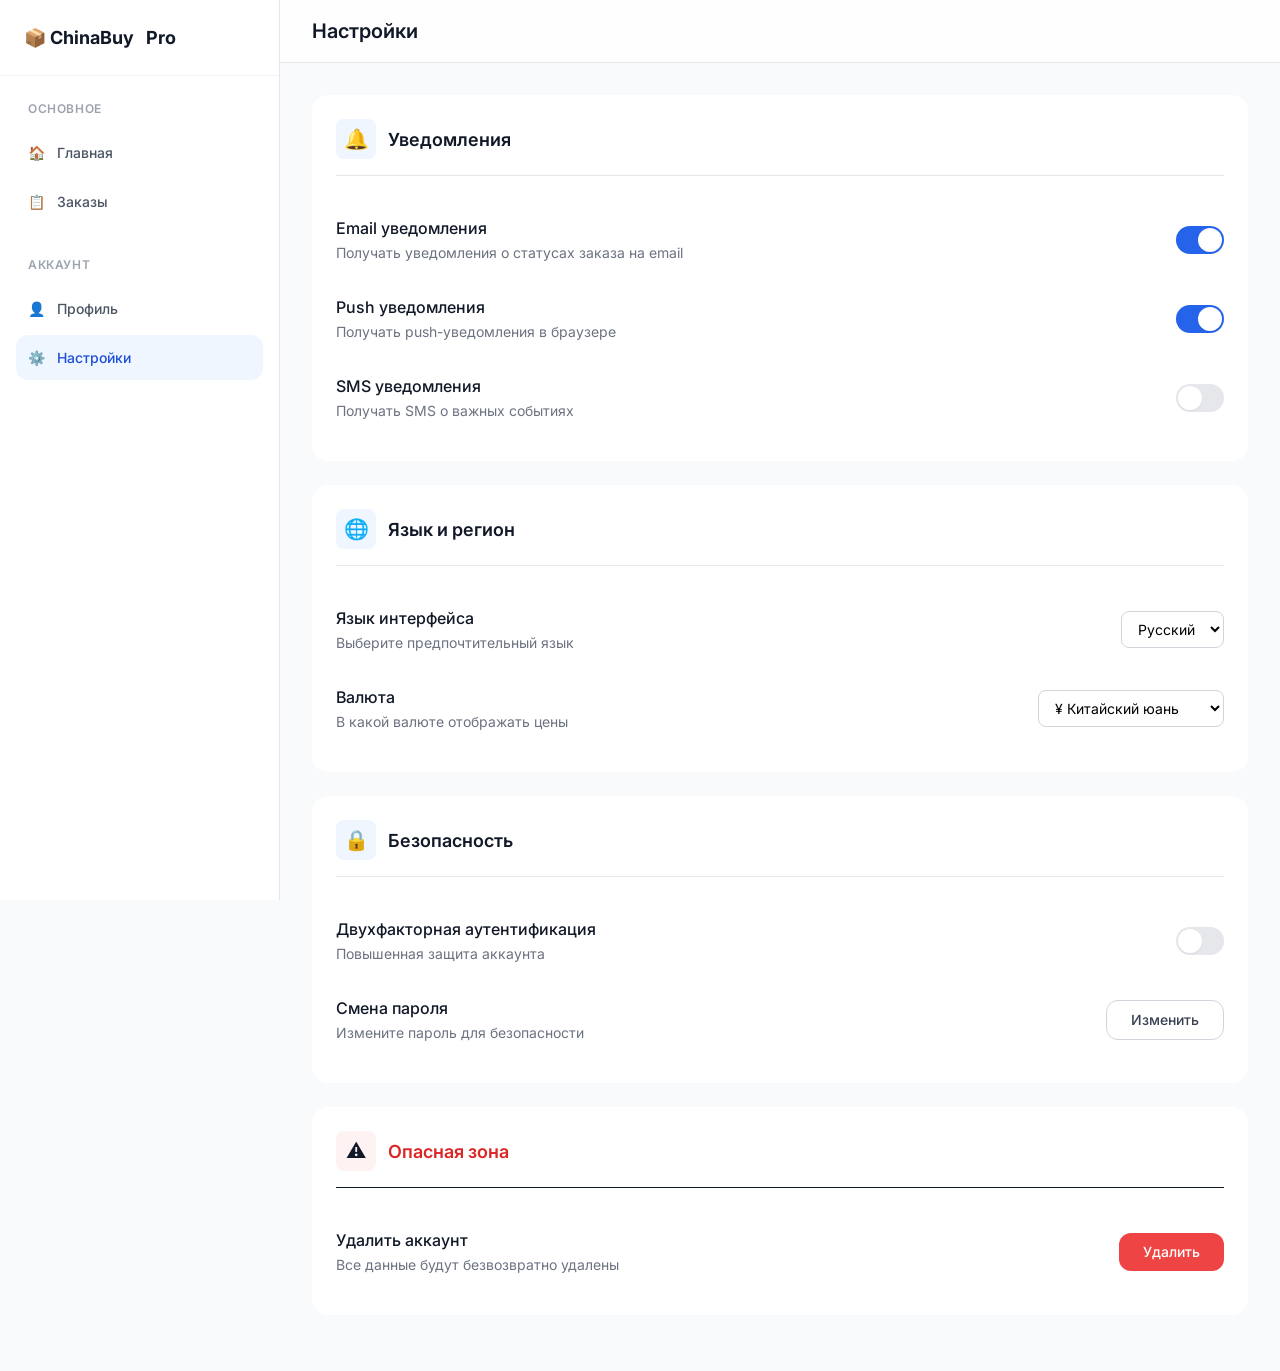
<file: pages/profile/settings.html>
<!DOCTYPE html>
<html lang="ru">
<head>
    <meta charset="UTF-8">
    <meta name="viewport" content="width=device-width, initial-scale=1.0">
    <title>Настройки - ChinaBuy Pro</title>
    <link rel="preconnect" href="https://fonts.googleapis.com">
    <link rel="preconnect" href="https://fonts.gstatic.com" crossorigin>
    <link href="https://fonts.googleapis.com/css2?family=Inter:wght@300;400;500;600;700&display=swap" rel="stylesheet">
    <link rel="stylesheet" href="../../src/css/main.css">
    <link rel="stylesheet" href="../../src/css/dashboard.css">
    <style>
        .settings-section {
            background: var(--color-white);
            border-radius: var(--radius-2xl);
            padding: var(--spacing-6);
            margin-bottom: var(--spacing-6);
        }
        .settings-header {
            display: flex;
            align-items: center;
            gap: var(--spacing-3);
            margin-bottom: var(--spacing-6);
            padding-bottom: var(--spacing-4);
            border-bottom: 1px solid var(--color-gray-200);
        }
        .settings-icon {
            width: 40px;
            height: 40px;
            border-radius: var(--radius-lg);
            background: var(--color-primary-50);
            display: flex;
            align-items: center;
            justify-content: center;
            font-size: var(--font-size-xl);
        }
        .settings-title {
            font-size: var(--font-size-lg);
            font-weight: var(--font-weight-semibold);
        }
        .setting-item {
            display: flex;
            align-items: center;
            justify-content: space-between;
            padding: var(--spacing-4) 0;
        }
        .setting-info {
            flex: 1;
        }
        .setting-label {
            font-weight: var(--font-weight-medium);
            color: var(--color-gray-900);
            margin-bottom: 2px;
        }
        .setting-desc {
            font-size: var(--font-size-sm);
            color: var(--color-gray-500);
        }
        .toggle {
            width: 48px;
            height: 28px;
            background: var(--color-gray-200);
            border-radius: 14px;
            position: relative;
            cursor: pointer;
            transition: background var(--transition-fast);
        }
        .toggle.active {
            background: var(--color-primary-600);
        }
        .toggle::after {
            content: '';
            position: absolute;
            width: 24px;
            height: 24px;
            background: var(--color-white);
            border-radius: 50%;
            top: 2px;
            left: 2px;
            transition: transform var(--transition-fast);
            box-shadow: var(--shadow-sm);
        }
        .toggle.active::after {
            transform: translateX(20px);
        }
        .select-lang {
            padding: var(--spacing-2) var(--spacing-3);
            border: 1px solid var(--color-gray-300);
            border-radius: var(--radius-lg);
            font-size: var(--font-size-sm);
            background: var(--color-white);
        }
    </style>
</head>
<body>
    <div class="app-layout">
        <aside class="sidebar">
            <div class="sidebar-header">
                <a href="../../index.html" class="sidebar-logo">📦 ChinaBuy<span>Pro</span></a>
            </div>
            <nav class="sidebar-nav">
                <div class="nav-section">
                    <div class="nav-section-title">Основное</div>
                    <a href="../dashboard/dashboard.html" class="nav-item"><span>🏠</span> Главная</a>
                    <a href="../orders/orders.html" class="nav-item"><span>📋</span> Заказы</a>
                </div>
                <div class="nav-section">
                    <div class="nav-section-title">Аккаунт</div>
                    <a href="profile.html" class="nav-item"><span>👤</span> Профиль</a>
                    <a href="settings.html" class="nav-item active"><span>⚙️</span> Настройки</a>
                </div>
            </nav>
        </aside>
        <main class="main-content">
            <header class="top-bar">
                <h1 class="page-title">Настройки</h1>
            </header>
            <div class="content-area">
                <!-- Notifications -->
                <div class="settings-section">
                    <div class="settings-header">
                        <div class="settings-icon">🔔</div>
                        <h2 class="settings-title">Уведомления</h2>
                    </div>
                    <div class="setting-item">
                        <div class="setting-info">
                            <div class="setting-label">Email уведомления</div>
                            <div class="setting-desc">Получать уведомления о статусах заказа на email</div>
                        </div>
                        <div class="toggle active" onclick="this.classList.toggle('active')"></div>
                    </div>
                    <div class="setting-item">
                        <div class="setting-info">
                            <div class="setting-label">Push уведомления</div>
                            <div class="setting-desc">Получать push-уведомления в браузере</div>
                        </div>
                        <div class="toggle active" onclick="this.classList.toggle('active')"></div>
                    </div>
                    <div class="setting-item">
                        <div class="setting-info">
                            <div class="setting-label">SMS уведомления</div>
                            <div class="setting-desc">Получать SMS о важных событиях</div>
                        </div>
                        <div class="toggle" onclick="this.classList.toggle('active')"></div>
                    </div>
                </div>
                
                <!-- Language & Region -->
                <div class="settings-section">
                    <div class="settings-header">
                        <div class="settings-icon">🌐</div>
                        <h2 class="settings-title">Язык и регион</h2>
                    </div>
                    <div class="setting-item">
                        <div class="setting-info">
                            <div class="setting-label">Язык интерфейса</div>
                            <div class="setting-desc">Выберите предпочтительный язык</div>
                        </div>
                        <select class="select-lang">
                            <option value="ru">Русский</option>
                            <option value="en">English</option>
                            <option value="zh">中文</option>
                        </select>
                    </div>
                    <div class="setting-item">
                        <div class="setting-info">
                            <div class="setting-label">Валюта</div>
                            <div class="setting-desc">В какой валюте отображать цены</div>
                        </div>
                        <select class="select-lang">
                            <option value="cny">¥ Китайский юань</option>
                            <option value="usd">$ Доллар США</option>
                            <option value="rub">₽ Российский рубль</option>
                        </select>
                    </div>
                </div>
                
                <!-- Privacy -->
                <div class="settings-section">
                    <div class="settings-header">
                        <div class="settings-icon">🔒</div>
                        <h2 class="settings-title">Безопасность</h2>
                    </div>
                    <div class="setting-item">
                        <div class="setting-info">
                            <div class="setting-label">Двухфакторная аутентификация</div>
                            <div class="setting-desc">Повышенная защита аккаунта</div>
                        </div>
                        <div class="toggle" onclick="this.classList.toggle('active'); Notification.show('2FA будет включена после подтверждения', 'info')"></div>
                    </div>
                    <div class="setting-item">
                        <div class="setting-info">
                            <div class="setting-label">Смена пароля</div>
                            <div class="setting-desc">Измените пароль для безопасности</div>
                        </div>
                        <button class="btn btn-outline" style="font-size:var(--font-size-sm)" onclick="Notification.show('Открывается форма смены пароля', 'info')">Изменить</button>
                    </div>
                </div>
                
                <!-- Danger Zone -->
                <div class="settings-section" style="border:1px solid var(--color-error-200)">
                    <div class="settings-header" style="border-color:var(--color-error-200)">
                        <div class="settings-icon" style="background:var(--color-error-50)">⚠️</div>
                        <h2 class="settings-title" style="color:var(--color-error-600)">Опасная зона</h2>
                    </div>
                    <div class="setting-item">
                        <div class="setting-info">
                            <div class="setting-label">Удалить аккаунт</div>
                            <div class="setting-desc">Все данные будут безвозвратно удалены</div>
                        </div>
                        <button class="btn btn-error" style="font-size:var(--font-size-sm)" onclick="UI.showConfirm('Удаление аккаунта', 'Вы уверены? Это действие нельзя отменить.', () => Notification.show('Аккаунт удален', 'error'), null)">Удалить</button>
                    </div>
                </div>
            </div>
        </main>
    </div>
    <script src="../../src/js/main.js"></script>
</body>
</html>
</file>
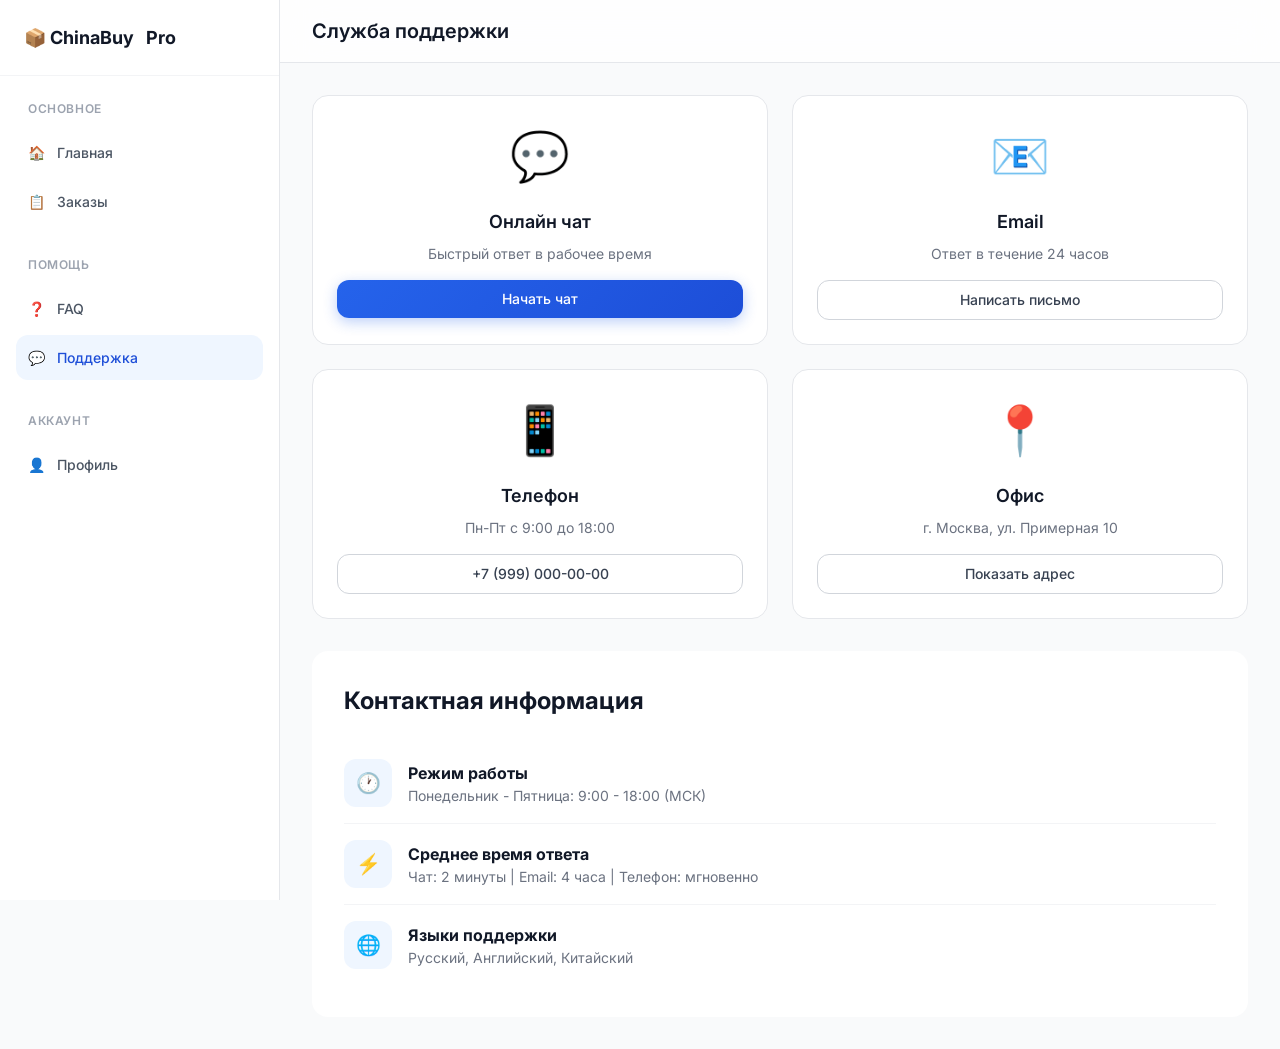
<file: pages/support/support.html>
<!DOCTYPE html>
<html lang="ru">
<head>
    <meta charset="UTF-8">
    <meta name="viewport" content="width=device-width, initial-scale=1.0">
    <title>Поддержка - ChinaBuy Pro</title>
    <link rel="preconnect" href="https://fonts.googleapis.com">
    <link rel="preconnect" href="https://fonts.gstatic.com" crossorigin>
    <link href="https://fonts.googleapis.com/css2?family=Inter:wght@300;400;500;600;700&display=swap" rel="stylesheet">
    <link rel="stylesheet" href="../../src/css/main.css">
    <link rel="stylesheet" href="../../src/css/dashboard.css">
    <style>
        .support-grid {
            display: grid;
            grid-template-columns: repeat(auto-fit, minmax(300px, 1fr));
            gap: var(--spacing-6);
        }
        .support-card {
            background: var(--color-white);
            border-radius: var(--radius-2xl);
            padding: var(--spacing-6);
            text-align: center;
            border: 1px solid var(--color-gray-200);
            transition: all var(--transition-fast);
        }
        .support-card:hover {
            box-shadow: var(--shadow-lg);
            border-color: var(--color-primary-300);
        }
        .support-icon {
            font-size: 48px;
            margin-bottom: var(--spacing-4);
        }
        .support-title {
            font-size: var(--font-size-lg);
            font-weight: var(--font-weight-semibold);
            color: var(--color-gray-900);
            margin-bottom: var(--spacing-2);
        }
        .support-desc {
            font-size: var(--font-size-sm);
            color: var(--color-gray-500);
            margin-bottom: var(--spacing-4);
        }
        .contact-info {
            background: var(--color-white);
            border-radius: var(--radius-2xl);
            padding: var(--spacing-8);
            margin-top: var(--spacing-8);
        }
        .contact-item {
            display: flex;
            align-items: center;
            gap: var(--spacing-4);
            padding: var(--spacing-4) 0;
            border-bottom: 1px solid var(--color-gray-100);
        }
        .contact-item:last-child {
            border-bottom: none;
        }
        .contact-icon {
            width: 48px;
            height: 48px;
            border-radius: var(--radius-xl);
            background: var(--color-primary-50);
            display: flex;
            align-items: center;
            justify-content: center;
            font-size: var(--font-size-xl);
        }
    </style>
</head>
<body>
    <div class="app-layout">
        <aside class="sidebar">
            <div class="sidebar-header">
                <a href="../../index.html" class="sidebar-logo">📦 ChinaBuy<span>Pro</span></a>
            </div>
            <nav class="sidebar-nav">
                <div class="nav-section">
                    <div class="nav-section-title">Основное</div>
                    <a href="../dashboard/dashboard.html" class="nav-item"><span>🏠</span> Главная</a>
                    <a href="../orders/orders.html" class="nav-item"><span>📋</span> Заказы</a>
                </div>
                <div class="nav-section">
                    <div class="nav-section-title">Помощь</div>
                    <a href="faq.html" class="nav-item"><span>❓</span> FAQ</a>
                    <a href="support.html" class="nav-item active"><span>💬</span> Поддержка</a>
                </div>
                <div class="nav-section">
                    <div class="nav-section-title">Аккаунт</div>
                    <a href="../profile/profile.html" class="nav-item"><span>👤</span> Профиль</a>
                </div>
            </nav>
        </aside>
        <main class="main-content">
            <header class="top-bar">
                <h1 class="page-title">Служба поддержки</h1>
            </header>
            <div class="content-area">
                <div class="support-grid">
                    <div class="support-card">
                        <div class="support-icon">💬</div>
                        <h3 class="support-title">Онлайн чат</h3>
                        <p class="support-desc">Быстрый ответ в рабочее время</p>
                        <a href="../chat/chat.html" class="btn btn-primary btn-block">Начать чат</a>
                    </div>
                    <div class="support-card">
                        <div class="support-icon">📧</div>
                        <h3 class="support-title">Email</h3>
                        <p class="support-desc">Ответ в течение 24 часов</p>
                        <a href="mailto:support@chinabuy.pro" class="btn btn-outline btn-block">Написать письмо</a>
                    </div>
                    <div class="support-card">
                        <div class="support-icon">📱</div>
                        <h3 class="support-title">Телефон</h3>
                        <p class="support-desc">Пн-Пт с 9:00 до 18:00</p>
                        <a href="tel:+79990000000" class="btn btn-outline btn-block">+7 (999) 000-00-00</a>
                    </div>
                    <div class="support-card">
                        <div class="support-icon">📍</div>
                        <h3 class="support-title">Офис</h3>
                        <p class="support-desc">г. Москва, ул. Примерная 10</p>
                        <button class="btn btn-outline btn-block" onclick="Notification.show('Адрес скопирован', 'success')">Показать адрес</button>
                    </div>
                </div>
                
                <div class="contact-info">
                    <h2 style="font-size:var(--font-size-2xl);font-weight:var(--font-weight-bold);margin-bottom:var(--spacing-6);">Контактная информация</h2>
                    <div class="contact-item">
                        <div class="contact-icon">🕐</div>
                        <div>
                            <strong>Режим работы</strong>
                            <p style="color:var(--color-gray-500);font-size:var(--font-size-sm);">Понедельник - Пятница: 9:00 - 18:00 (МСК)</p>
                        </div>
                    </div>
                    <div class="contact-item">
                        <div class="contact-icon">⚡</div>
                        <div>
                            <strong>Среднее время ответа</strong>
                            <p style="color:var(--color-gray-500);font-size:var(--font-size-sm);">Чат: 2 минуты | Email: 4 часа | Телефон: мгновенно</p>
                        </div>
                    </div>
                    <div class="contact-item">
                        <div class="contact-icon">🌐</div>
                        <div>
                            <strong>Языки поддержки</strong>
                            <p style="color:var(--color-gray-500);font-size:var(--font-size-sm);">Русский, Английский, Китайский</p>
                        </div>
                    </div>
                </div>
            </div>
        </main>
    </div>
    <script src="../../src/js/main.js"></script>
</body>
</html>
</file>
<file: src/css/main.css>
/* ============================================
   CHINABUY PRO - DESIGN SYSTEM & MAIN STYLES
   Premium SaaS Design System
   ============================================ */

/* ============================================
   CSS VARIABLES - DESIGN TOKENS
   ============================================ */
:root {
    /* Primary Colors */
    --color-primary-50: #eff6ff;
    --color-primary-100: #dbeafe;
    --color-primary-200: #bfdbfe;
    --color-primary-300: #93c5fd;
    --color-primary-400: #60a5fa;
    --color-primary-500: #3b82f6;
    --color-primary-600: #2563eb;
    --color-primary-700: #1d4ed8;
    --color-primary-800: #1e40af;
    --color-primary-900: #1e3a8a;
    
    /* Secondary Colors */
    --color-secondary-50: #f8fafc;
    --color-secondary-100: #f1f5f9;
    --color-secondary-200: #e2e8f0;
    --color-secondary-300: #cbd5e1;
    --color-secondary-400: #94a3b8;
    --color-secondary-500: #64748b;
    --color-secondary-600: #475569;
    --color-secondary-700: #334155;
    --color-secondary-800: #1e293b;
    --color-secondary-900: #0f172a;
    
    /* Accent Colors */
    --color-accent-500: #8b5cf6;
    --color-accent-600: #7c3aed;
    --color-accent-700: #6d28d9;
    
    /* Semantic Colors */
    --color-success-50: #f0fdf4;
    --color-success-500: #22c55e;
    --color-success-600: #16a34a;
    
    --color-warning-50: #fffbeb;
    --color-warning-500: #f59e0b;
    --color-warning-600: #d97706;
    
    --color-error-50: #fef2f2;
    --color-error-500: #ef4444;
    --color-error-600: #dc2626;
    
    --color-info-50: #f0f9ff;
    --color-info-500: #0ea5e9;
    --color-info-600: #0284c7;
    
    /* Neutral Colors */
    --color-white: #ffffff;
    --color-black: #000000;
    --color-gray-50: #f9fafb;
    --color-gray-100: #f3f4f6;
    --color-gray-200: #e5e7eb;
    --color-gray-300: #d1d5db;
    --color-gray-400: #9ca3af;
    --color-gray-500: #6b7280;
    --color-gray-600: #4b5563;
    --color-gray-700: #374151;
    --color-gray-800: #1f2937;
    --color-gray-900: #111827;
    
    /* Typography */
    --font-family: 'Inter', -apple-system, BlinkMacSystemFont, 'Segoe UI', Roboto, sans-serif;
    --font-size-xs: 0.75rem;
    --font-size-sm: 0.875rem;
    --font-size-base: 1rem;
    --font-size-lg: 1.125rem;
    --font-size-xl: 1.25rem;
    --font-size-2xl: 1.5rem;
    --font-size-3xl: 1.875rem;
    --font-size-4xl: 2.25rem;
    --font-size-5xl: 3rem;
    --font-size-6xl: 3.75rem;
    
    --font-weight-normal: 400;
    --font-weight-medium: 500;
    --font-weight-semibold: 600;
    --font-weight-bold: 700;
    
    --line-height-tight: 1.25;
    --line-height-normal: 1.5;
    --line-height-relaxed: 1.625;
    
    /* Spacing */
    --spacing-0: 0;
    --spacing-1: 0.25rem;
    --spacing-2: 0.5rem;
    --spacing-3: 0.75rem;
    --spacing-4: 1rem;
    --spacing-5: 1.25rem;
    --spacing-6: 1.5rem;
    --spacing-8: 2rem;
    --spacing-10: 2.5rem;
    --spacing-12: 3rem;
    --spacing-16: 4rem;
    --spacing-20: 5rem;
    --spacing-24: 6rem;
    
    /* Border Radius */
    --radius-sm: 0.25rem;
    --radius-md: 0.375rem;
    --radius-lg: 0.5rem;
    --radius-xl: 0.75rem;
    --radius-2xl: 1rem;
    --radius-3xl: 1.5rem;
    --radius-full: 9999px;
    
    /* Shadows */
    --shadow-sm: 0 1px 2px 0 rgba(0, 0, 0, 0.05);
    --shadow-md: 0 4px 6px -1px rgba(0, 0, 0, 0.1), 0 2px 4px -1px rgba(0, 0, 0, 0.06);
    --shadow-lg: 0 10px 15px -3px rgba(0, 0, 0, 0.1), 0 4px 6px -2px rgba(0, 0, 0, 0.05);
    --shadow-xl: 0 20px 25px -5px rgba(0, 0, 0, 0.1), 0 10px 10px -5px rgba(0, 0, 0, 0.04);
    --shadow-2xl: 0 25px 50px -12px rgba(0, 0, 0, 0.25);
    --shadow-inner: inset 0 2px 4px 0 rgba(0, 0, 0, 0.06);
    
    /* Transitions */
    --transition-fast: 150ms cubic-bezier(0.4, 0, 0.2, 1);
    --transition-normal: 300ms cubic-bezier(0.4, 0, 0.2, 1);
    --transition-slow: 500ms cubic-bezier(0.4, 0, 0.2, 1);
    
    /* Z-index */
    --z-dropdown: 1000;
    --z-sticky: 1020;
    --z-fixed: 1030;
    --z-modal-backdrop: 1040;
    --z-modal: 1050;
    --z-popover: 1060;
    --z-tooltip: 1070;
}

/* ============================================
   RESET & BASE STYLES
   ============================================ */
*, *::before, *::after {
    box-sizing: border-box;
    margin: 0;
    padding: 0;
}

html {
    scroll-behavior: smooth;
    -webkit-font-smoothing: antialiased;
    -moz-osx-font-smoothing: grayscale;
}

body {
    font-family: var(--font-family);
    font-size: var(--font-size-base);
    line-height: var(--line-height-normal);
    color: var(--color-gray-900);
    background-color: var(--color-white);
    overflow-x: hidden;
}

img {
    max-width: 100%;
    height: auto;
    display: block;
}

a {
    text-decoration: none;
    color: inherit;
    transition: color var(--transition-fast);
}

button {
    font-family: inherit;
    cursor: pointer;
    border: none;
    background: none;
}

ul, ol {
    list-style: none;
}

input, textarea, select {
    font-family: inherit;
    font-size: inherit;
}

/* ============================================
   UTILITY CLASSES
   ============================================ */
.container {
    width: 100%;
    max-width: 1280px;
    margin: 0 auto;
    padding: 0 var(--spacing-6);
}

@media (max-width: 768px) {
    .container {
        padding: 0 var(--spacing-4);
    }
}

.gradient-text {
    background: linear-gradient(135deg, var(--color-primary-600) 0%, var(--color-accent-600) 100%);
    -webkit-background-clip: text;
    -webkit-text-fill-color: transparent;
    background-clip: text;
}

/* ============================================
   BUTTONS
   ============================================ */
.btn {
    display: inline-flex;
    align-items: center;
    justify-content: center;
    gap: var(--spacing-2);
    padding: var(--spacing-3) var(--spacing-6);
    font-size: var(--font-size-sm);
    font-weight: var(--font-weight-medium);
    line-height: 1;
    border-radius: var(--radius-xl);
    transition: all var(--transition-fast);
    white-space: nowrap;
}

.btn-primary {
    background: linear-gradient(135deg, var(--color-primary-600) 0%, var(--color-primary-700) 100%);
    color: var(--color-white);
    box-shadow: 0 4px 14px 0 rgba(37, 99, 235, 0.3);
}

.btn-primary:hover {
    transform: translateY(-1px);
    box-shadow: 0 6px 20px 0 rgba(37, 99, 235, 0.4);
}

.btn-primary:active {
    transform: translateY(0);
}

.btn-secondary {
    background: var(--color-gray-100);
    color: var(--color-gray-700);
}

.btn-secondary:hover {
    background: var(--color-gray-200);
}

.btn-outline {
    background: transparent;
    color: var(--color-gray-700);
    border: 1.5px solid var(--color-gray-300);
}

.btn-outline:hover {
    border-color: var(--color-gray-400);
    background: var(--color-gray-50);
}

.btn-ghost {
    background: transparent;
    color: var(--color-gray-600);
}

.btn-ghost:hover {
    background: var(--color-gray-100);
    color: var(--color-gray-900);
}

.btn-white {
    background: var(--color-white);
    color: var(--color-primary-600);
    box-shadow: var(--shadow-md);
}

.btn-white:hover {
    transform: translateY(-1px);
    box-shadow: var(--shadow-lg);
}

.btn-lg {
    padding: var(--spacing-4) var(--spacing-8);
    font-size: var(--font-size-base);
}

.btn-block {
    width: 100%;
}

/* ============================================
   NAVBAR
   ============================================ */
.navbar {
    position: fixed;
    top: 0;
    left: 0;
    right: 0;
    z-index: var(--z-fixed);
    background: rgba(255, 255, 255, 0.8);
    backdrop-filter: blur(20px);
    border-bottom: 1px solid var(--color-gray-200);
    transition: all var(--transition-normal);
}

.navbar.scrolled {
    box-shadow: var(--shadow-md);
}

.navbar-content {
    display: flex;
    align-items: center;
    justify-content: space-between;
    height: 72px;
}

.logo {
    display: flex;
    align-items: center;
    gap: var(--spacing-3);
    font-size: var(--font-size-xl);
    font-weight: var(--font-weight-bold);
    color: var(--color-gray-900);
}

.logo-icon {
    font-size: var(--font-size-2xl);
}

.logo-accent {
    color: var(--color-primary-600);
}

.nav-links {
    display: flex;
    align-items: center;
    gap: var(--spacing-8);
}

.nav-links a {
    font-size: var(--font-size-sm);
    font-weight: var(--font-weight-medium);
    color: var(--color-gray-600);
    transition: color var(--transition-fast);
}

.nav-links a:hover {
    color: var(--color-gray-900);
}

.nav-actions {
    display: flex;
    align-items: center;
    gap: var(--spacing-3);
}

.mobile-menu-btn {
    display: none;
    flex-direction: column;
    gap: 5px;
    padding: var(--spacing-2);
}

.mobile-menu-btn span {
    width: 24px;
    height: 2px;
    background: var(--color-gray-700);
    border-radius: 2px;
    transition: all var(--transition-fast);
}

@media (max-width: 1024px) {
    .nav-links {
        display: none;
    }
    
    .mobile-menu-btn {
        display: flex;
    }
}

/* ============================================
   HERO SECTION
   ============================================ */
.hero {
    position: relative;
    padding: 160px 0 100px;
    overflow: hidden;
    background: linear-gradient(180deg, var(--color-primary-50) 0%, var(--color-white) 100%);
}

.hero-content {
    position: relative;
    z-index: 10;
    text-align: center;
    max-width: 900px;
    margin: 0 auto;
}

.hero-badge {
    display: inline-flex;
    align-items: center;
    gap: var(--spacing-2);
    padding: var(--spacing-2) var(--spacing-4);
    background: var(--color-white);
    border: 1px solid var(--color-gray-200);
    border-radius: var(--radius-full);
    font-size: var(--font-size-sm);
    font-weight: var(--font-weight-medium);
    color: var(--color-gray-600);
    margin-bottom: var(--spacing-8);
    box-shadow: var(--shadow-sm);
}

.badge-dot {
    width: 8px;
    height: 8px;
    background: var(--color-success-500);
    border-radius: 50%;
    animation: pulse 2s infinite;
}

@keyframes pulse {
    0%, 100% { opacity: 1; }
    50% { opacity: 0.5; }
}

.hero-title {
    font-size: clamp(var(--font-size-4xl), 5vw, var(--font-size-6xl));
    font-weight: var(--font-weight-bold);
    line-height: var(--line-height-tight);
    color: var(--color-gray-900);
    margin-bottom: var(--spacing-6);
}

.hero-subtitle {
    font-size: var(--font-size-lg);
    line-height: var(--line-height-relaxed);
    color: var(--color-gray-600);
    max-width: 600px;
    margin: 0 auto var(--spacing-10);
}

.hero-actions {
    display: flex;
    align-items: center;
    justify-content: center;
    gap: var(--spacing-4);
    margin-bottom: var(--spacing-16);
    flex-wrap: wrap;
}

.hero-stats {
    display: grid;
    grid-template-columns: repeat(4, 1fr);
    gap: var(--spacing-8);
    padding-top: var(--spacing-12);
    border-top: 1px solid var(--color-gray-200);
}

.stat-item {
    text-align: center;
}

.stat-value {
    font-size: var(--font-size-3xl);
    font-weight: var(--font-weight-bold);
    color: var(--color-gray-900);
    margin-bottom: var(--spacing-1);
}

.stat-label {
    font-size: var(--font-size-sm);
    color: var(--color-gray-500);
}

@media (max-width: 768px) {
    .hero-stats {
        grid-template-columns: repeat(2, 1fr);
        gap: var(--spacing-6);
    }
}

.hero-bg-elements {
    position: absolute;
    inset: 0;
    overflow: hidden;
    pointer-events: none;
}

.bg-circle {
    position: absolute;
    border-radius: 50%;
    filter: blur(80px);
    opacity: 0.5;
}

.bg-circle-1 {
    width: 400px;
    height: 400px;
    background: var(--color-primary-300);
    top: -200px;
    right: -100px;
}

.bg-circle-2 {
    width: 300px;
    height: 300px;
    background: var(--color-accent-500);
    bottom: -150px;
    left: -100px;
    opacity: 0.3;
}

.bg-gradient {
    position: absolute;
    width: 100%;
    height: 100%;
    background: radial-gradient(ellipse at center, transparent 0%, rgba(255, 255, 255, 0.8) 100%);
}

/* ============================================
   TRUSTED BY SECTION
   ============================================ */
.trusted-by {
    padding: var(--spacing-16) 0;
    background: var(--color-gray-50);
    border-top: 1px solid var(--color-gray-200);
    border-bottom: 1px solid var(--color-gray-200);
}

.trusted-label {
    text-align: center;
    font-size: var(--font-size-sm);
    color: var(--color-gray-500);
    margin-bottom: var(--spacing-8);
    text-transform: uppercase;
    letter-spacing: 0.05em;
}

.trusted-logos {
    display: flex;
    align-items: center;
    justify-content: center;
    gap: var(--spacing-12);
    flex-wrap: wrap;
}

.trusted-logo {
    font-size: var(--font-size-lg);
    font-weight: var(--font-weight-semibold);
    color: var(--color-gray-400);
    transition: color var(--transition-fast);
}

.trusted-logo:hover {
    color: var(--color-gray-600);
}

/* ============================================
   SECTION STYLES
   ============================================ */
.section-header {
    text-align: center;
    max-width: 700px;
    margin: 0 auto var(--spacing-16);
}

.section-tag {
    display: inline-block;
    padding: var(--spacing-2) var(--spacing-4);
    background: var(--color-primary-100);
    color: var(--color-primary-700);
    font-size: var(--font-size-sm);
    font-weight: var(--font-weight-medium);
    border-radius: var(--radius-full);
    margin-bottom: var(--spacing-4);
}

.section-title {
    font-size: clamp(var(--font-size-3xl), 4vw, var(--font-size-5xl));
    font-weight: var(--font-weight-bold);
    color: var(--color-gray-900);
    margin-bottom: var(--spacing-4);
    line-height: var(--line-height-tight);
}

.section-subtitle {
    font-size: var(--font-size-lg);
    color: var(--color-gray-600);
    line-height: var(--line-height-relaxed);
}

/* ============================================
   HOW IT WORKS
   ============================================ */
.how-it-works {
    padding: 100px 0;
}

.steps-grid {
    display: grid;
    grid-template-columns: repeat(auto-fit, minmax(280px, 1fr));
    gap: var(--spacing-8);
}

.step-card {
    position: relative;
    padding: var(--spacing-8);
    background: var(--color-white);
    border: 1px solid var(--color-gray-200);
    border-radius: var(--radius-2xl);
    transition: all var(--transition-normal);
}

.step-card:hover {
    border-color: var(--color-primary-300);
    box-shadow: var(--shadow-lg);
    transform: translateY(-4px);
}

.step-number {
    position: absolute;
    top: var(--spacing-4);
    right: var(--spacing-4);
    font-size: var(--font-size-4xl);
    font-weight: var(--font-weight-bold);
    color: var(--color-gray-100);
    line-height: 1;
}

.step-icon {
    font-size: var(--font-size-4xl);
    margin-bottom: var(--spacing-4);
}

.step-card h3 {
    font-size: var(--font-size-xl);
    font-weight: var(--font-weight-semibold);
    color: var(--color-gray-900);
    margin-bottom: var(--spacing-3);
}

.step-card p {
    font-size: var(--font-size-base);
    color: var(--color-gray-600);
    line-height: var(--line-height-relaxed);
}

/* ============================================
   FEATURES
   ============================================ */
.features {
    padding: 100px 0;
    background: var(--color-gray-50);
}

.features-grid {
    display: grid;
    grid-template-columns: repeat(3, 1fr);
    gap: var(--spacing-8);
}

.feature-card {
    padding: var(--spacing-8);
    background: var(--color-white);
    border: 1px solid var(--color-gray-200);
    border-radius: var(--radius-2xl);
    transition: all var(--transition-normal);
}

.feature-card:hover {
    box-shadow: var(--shadow-xl);
    transform: translateY(-4px);
}

.feature-large {
    grid-column: span 2;
}

.feature-icon {
    font-size: var(--font-size-4xl);
    margin-bottom: var(--spacing-4);
}

.feature-card h3 {
    font-size: var(--font-size-xl);
    font-weight: var(--font-weight-semibold);
    color: var(--color-gray-900);
    margin-bottom: var(--spacing-3);
}

.feature-card p {
    font-size: var(--font-size-base);
    color: var(--color-gray-600);
    line-height: var(--line-height-relaxed);
    margin-bottom: var(--spacing-4);
}

.feature-list {
    display: flex;
    flex-direction: column;
    gap: var(--spacing-2);
}

.feature-list li {
    font-size: var(--font-size-sm);
    color: var(--color-gray-600);
}

@media (max-width: 1024px) {
    .features-grid {
        grid-template-columns: repeat(2, 1fr);
    }
    
    .feature-large {
        grid-column: span 1;
    }
}

@media (max-width: 768px) {
    .features-grid {
        grid-template-columns: 1fr;
    }
}

/* ============================================
   PRICING
   ============================================ */
.pricing {
    padding: 100px 0;
}

.pricing-grid {
    display: grid;
    grid-template-columns: repeat(3, 1fr);
    gap: var(--spacing-8);
    align-items: start;
}

.pricing-card {
    position: relative;
    padding: var(--spacing-10);
    background: var(--color-white);
    border: 1px solid var(--color-gray-200);
    border-radius: var(--radius-2xl);
    transition: all var(--transition-normal);
}

.pricing-card:hover {
    box-shadow: var(--shadow-xl);
}

.pricing-popular {
    border-color: var(--color-primary-500);
    box-shadow: var(--shadow-xl);
}

.popular-badge {
    position: absolute;
    top: -12px;
    left: 50%;
    transform: translateX(-50%);
    padding: var(--spacing-2) var(--spacing-4);
    background: linear-gradient(135deg, var(--color-primary-600) 0%, var(--color-primary-700) 100%);
    color: var(--color-white);
    font-size: var(--font-size-xs);
    font-weight: var(--font-weight-semibold);
    border-radius: var(--radius-full);
    text-transform: uppercase;
    letter-spacing: 0.05em;
}

.pricing-header {
    text-align: center;
    margin-bottom: var(--spacing-8);
}

.pricing-header h3 {
    font-size: var(--font-size-2xl);
    font-weight: var(--font-weight-bold);
    color: var(--color-gray-900);
    margin-bottom: var(--spacing-2);
}

.pricing-header p {
    font-size: var(--font-size-sm);
    color: var(--color-gray-500);
}

.pricing-price {
    text-align: center;
    margin-bottom: var(--spacing-8);
}

.price-value {
    font-size: var(--font-size-5xl);
    font-weight: var(--font-weight-bold);
    color: var(--color-gray-900);
    line-height: 1;
}

.price-period {
    display: block;
    font-size: var(--font-size-sm);
    color: var(--color-gray-500);
    margin-top: var(--spacing-2);
}

.pricing-features {
    display: flex;
    flex-direction: column;
    gap: var(--spacing-4);
    margin-bottom: var(--spacing-8);
}

.pricing-features li {
    font-size: var(--font-size-sm);
    color: var(--color-gray-600);
    display: flex;
    align-items: center;
    gap: var(--spacing-2);
}

@media (max-width: 1024px) {
    .pricing-grid {
        grid-template-columns: 1fr;
        max-width: 400px;
        margin: 0 auto;
    }
}

/* ============================================
   REVIEWS
   ============================================ */
.reviews {
    padding: 100px 0;
    background: var(--color-gray-50);
}

.reviews-grid {
    display: grid;
    grid-template-columns: repeat(3, 1fr);
    gap: var(--spacing-8);
}

.review-card {
    padding: var(--spacing-8);
    background: var(--color-white);
    border: 1px solid var(--color-gray-200);
    border-radius: var(--radius-2xl);
    transition: all var(--transition-normal);
}

.review-card:hover {
    box-shadow: var(--shadow-lg);
}

.review-header {
    display: flex;
    align-items: center;
    gap: var(--spacing-4);
    margin-bottom: var(--spacing-4);
}

.review-avatar {
    width: 48px;
    height: 48px;
    background: linear-gradient(135deg, var(--color-primary-500) 0%, var(--color-accent-500) 100%);
    color: var(--color-white);
    border-radius: var(--radius-xl);
    display: flex;
    align-items: center;
    justify-content: center;
    font-weight: var(--font-weight-semibold);
    font-size: var(--font-size-sm);
}

.review-info {
    flex: 1;
}

.review-name {
    font-weight: var(--font-weight-semibold);
    color: var(--color-gray-900);
    margin-bottom: 2px;
}

.review-role {
    font-size: var(--font-size-sm);
    color: var(--color-gray-500);
}

.review-rating {
    color: var(--color-warning-500);
    font-size: var(--font-size-sm);
}

.review-text {
    font-size: var(--font-size-base);
    color: var(--color-gray-600);
    line-height: var(--line-height-relaxed);
}

@media (max-width: 1024px) {
    .reviews-grid {
        grid-template-columns: 1fr;
    }
}

/* ============================================
   FAQ
   ============================================ */
.faq {
    padding: 100px 0;
}

.faq-list {
    max-width: 800px;
    margin: 0 auto;
    display: flex;
    flex-direction: column;
    gap: var(--spacing-4);
}

.faq-item {
    background: var(--color-white);
    border: 1px solid var(--color-gray-200);
    border-radius: var(--radius-2xl);
    overflow: hidden;
    transition: all var(--transition-normal);
}

.faq-item.active {
    border-color: var(--color-primary-300);
    box-shadow: var(--shadow-md);
}

.faq-question {
    width: 100%;
    display: flex;
    align-items: center;
    justify-content: space-between;
    padding: var(--spacing-6) var(--spacing-8);
    font-size: var(--font-size-base);
    font-weight: var(--font-weight-medium);
    color: var(--color-gray-900);
    text-align: left;
    background: none;
    transition: all var(--transition-fast);
}

.faq-question:hover {
    background: var(--color-gray-50);
}

.faq-icon {
    font-size: var(--font-size-xl);
    color: var(--color-gray-400);
    transition: all var(--transition-fast);
}

.faq-item.active .faq-icon {
    transform: rotate(45deg);
    color: var(--color-primary-600);
}

.faq-answer {
    max-height: 0;
    overflow: hidden;
    transition: max-height var(--transition-normal);
}

.faq-item.active .faq-answer {
    max-height: 300px;
}

.faq-answer p {
    padding: 0 var(--spacing-8) var(--spacing-6);
    font-size: var(--font-size-base);
    color: var(--color-gray-600);
    line-height: var(--line-height-relaxed);
}

/* ============================================
   CTA SECTION
   ============================================ */
.cta {
    padding: 100px 0;
}

.cta-content {
    max-width: 700px;
    margin: 0 auto;
    text-align: center;
    padding: var(--spacing-16);
    background: linear-gradient(135deg, var(--color-primary-600) 0%, var(--color-primary-700) 100%);
    border-radius: var(--radius-3xl);
    box-shadow: var(--shadow-2xl);
}

.cta-content h2 {
    font-size: var(--font-size-4xl);
    font-weight: var(--font-weight-bold);
    color: var(--color-white);
    margin-bottom: var(--spacing-4);
    line-height: var(--line-height-tight);
}

.cta-content > p {
    font-size: var(--font-size-lg);
    color: var(--color-primary-100);
    margin-bottom: var(--spacing-8);
    line-height: var(--line-height-relaxed);
}

.cta-actions {
    margin-bottom: var(--spacing-6);
}

.cta-note {
    font-size: var(--font-size-sm);
    color: var(--color-primary-200);
}

/* ============================================
   FOOTER
   ============================================ */
.footer {
    padding: 80px 0 40px;
    background: var(--color-gray-900);
    color: var(--color-gray-300);
}

.footer-grid {
    display: grid;
    grid-template-columns: 2fr 1fr 1fr 1fr 1.5fr;
    gap: var(--spacing-12);
    margin-bottom: var(--spacing-12);
}

.footer-brand .logo {
    margin-bottom: var(--spacing-4);
}

.footer-brand .logo-text {
    color: var(--color-white);
}

.footer-brand p {
    font-size: var(--font-size-sm);
    line-height: var(--line-height-relaxed);
    margin-bottom: var(--spacing-6);
}

.social-links {
    display: flex;
    gap: var(--spacing-4);
}

.social-link {
    font-size: var(--font-size-sm);
    color: var(--color-gray-400);
    transition: color var(--transition-fast);
}

.social-link:hover {
    color: var(--color-white);
}

.footer-links h4,
.footer-contact h4 {
    font-size: var(--font-size-sm);
    font-weight: var(--font-weight-semibold);
    color: var(--color-white);
    margin-bottom: var(--spacing-4);
    text-transform: uppercase;
    letter-spacing: 0.05em;
}

.footer-links {
    display: flex;
    flex-direction: column;
    gap: var(--spacing-3);
}

.footer-links a {
    font-size: var(--font-size-sm);
    color: var(--color-gray-400);
    transition: color var(--transition-fast);
}

.footer-links a:hover {
    color: var(--color-white);
}

.footer-contact p {
    font-size: var(--font-size-sm);
    margin-bottom: var(--spacing-2);
}

.footer-bottom {
    padding-top: var(--spacing-8);
    border-top: 1px solid var(--color-gray-800);
    text-align: center;
}

.footer-bottom p {
    font-size: var(--font-size-sm);
    color: var(--color-gray-500);
}

@media (max-width: 1024px) {
    .footer-grid {
        grid-template-columns: repeat(2, 1fr);
    }
    
    .footer-brand {
        grid-column: span 2;
    }
}

@media (max-width: 768px) {
    .footer-grid {
        grid-template-columns: 1fr;
    }
    
    .footer-brand {
        grid-column: span 1;
    }
}

/* ============================================
   ANIMATIONS
   ============================================ */
@keyframes fadeInUp {
    from {
        opacity: 0;
        transform: translateY(30px);
    }
    to {
        opacity: 1;
        transform: translateY(0);
    }
}

.animate-fade-in-up {
    animation: fadeInUp 0.6s ease-out forwards;
}

/* ============================================
   RESPONSIVE UTILITIES
   ============================================ */
@media (max-width: 768px) {
    .hide-mobile {
        display: none !important;
    }
}

@media (min-width: 769px) {
    .hide-desktop {
        display: none !important;
    }
}

/* ============================================
   TOAST NOTIFICATIONS
   ============================================ */
.toast {
    position: fixed;
    bottom: 24px;
    right: 24px;
    display: flex;
    align-items: center;
    gap: var(--spacing-3);
    padding: var(--spacing-4) var(--spacing-5);
    background: var(--color-white);
    border-radius: var(--radius-xl);
    box-shadow: var(--shadow-xl);
    z-index: var(--z-tooltip);
    transform: translateY(100px);
    opacity: 0;
    transition: all var(--transition-normal);
    max-width: 400px;
}

.toast.show {
    transform: translateY(0);
    opacity: 1;
}

.toast-success {
    border-left: 4px solid var(--color-success-500);
}

.toast-error {
    border-left: 4px solid var(--color-error-500);
}

.toast-warning {
    border-left: 4px solid var(--color-warning-500);
}

.toast-info {
    border-left: 4px solid var(--color-primary-500);
}

.toast-icon {
    font-size: var(--font-size-lg);
}

.toast-message {
    flex: 1;
    font-size: var(--font-size-sm);
    color: var(--color-gray-700);
}

.toast-close {
    width: 24px;
    height: 24px;
    display: flex;
    align-items: center;
    justify-content: center;
    border-radius: var(--radius-md);
    color: var(--color-gray-400);
    transition: all var(--transition-fast);
}

.toast-close:hover {
    background: var(--color-gray-100);
    color: var(--color-gray-600);
}

/* ============================================
   LOADING STATES
   ============================================ */
.loading-state {
    display: flex;
    flex-direction: column;
    align-items: center;
    justify-content: center;
    padding: var(--spacing-16);
    color: var(--color-gray-500);
}

.spinner {
    width: 40px;
    height: 40px;
    border: 3px solid var(--color-gray-200);
    border-top-color: var(--color-primary-600);
    border-radius: 50%;
    animation: spin 1s linear infinite;
    margin-bottom: var(--spacing-4);
}

@keyframes spin {
    to { transform: rotate(360deg); }
}

/* Skeleton loading */
.skeleton {
    background: linear-gradient(90deg, var(--color-gray-200) 25%, var(--color-gray-100) 50%, var(--color-gray-200) 75%);
    background-size: 200% 100%;
    animation: skeleton-loading 1.5s ease-in-out infinite;
    border-radius: var(--radius-md);
}

@keyframes skeleton-loading {
    0% { background-position: 200% 0; }
    100% { background-position: -200% 0; }
}

.skeleton-text {
    height: 16px;
    margin-bottom: var(--spacing-2);
}

.skeleton-title {
    height: 24px;
    margin-bottom: var(--spacing-4);
}

/* ============================================
   MODAL STYLES
   ============================================ */
.modal-overlay {
    position: fixed;
    inset: 0;
    background: rgba(0, 0, 0, 0.5);
    display: flex;
    align-items: center;
    justify-content: center;
    z-index: var(--z-modal);
    padding: var(--spacing-4);
}

.modal {
    background: var(--color-white);
    border-radius: var(--radius-2xl);
    max-width: 500px;
    width: 100%;
    max-height: 90vh;
    overflow-y: auto;
    animation: modal-slide-in 0.3s ease-out;
}

.modal-sm {
    max-width: 400px;
}

.modal-lg {
    max-width: 700px;
}

@keyframes modal-slide-in {
    from {
        opacity: 0;
        transform: translateY(-20px);
    }
    to {
        opacity: 1;
        transform: translateY(0);
    }
}

.modal-header {
    display: flex;
    align-items: center;
    justify-content: space-between;
    padding: var(--spacing-6);
    border-bottom: 1px solid var(--color-gray-200);
}

.modal-title {
    font-size: var(--font-size-lg);
    font-weight: var(--font-weight-semibold);
    color: var(--color-gray-900);
}

.modal-close {
    width: 32px;
    height: 32px;
    display: flex;
    align-items: center;
    justify-content: center;
    border-radius: var(--radius-lg);
    color: var(--color-gray-400);
    transition: all var(--transition-fast);
}

.modal-close:hover {
    background: var(--color-gray-100);
    color: var(--color-gray-600);
}

.modal-body {
    padding: var(--spacing-6);
}

.modal-footer {
    display: flex;
    gap: var(--spacing-3);
    justify-content: flex-end;
    padding: var(--spacing-6);
    border-top: 1px solid var(--color-gray-200);
}

/* ============================================
   EMPTY STATE
   ============================================ */
.empty-state {
    text-align: center;
    padding: var(--spacing-16);
}

.empty-state-icon {
    font-size: 64px;
    margin-bottom: var(--spacing-4);
    opacity: 0.5;
}

.empty-state h3 {
    font-size: var(--font-size-xl);
    font-weight: var(--font-weight-semibold);
    color: var(--color-gray-900);
    margin-bottom: var(--spacing-2);
}

.empty-state p {
    font-size: var(--font-size-base);
    color: var(--color-gray-500);
    margin-bottom: var(--spacing-6);
}

/* ============================================
   BUTTON ERROR VARIANT
   ============================================ */
.btn-error {
    background: var(--color-error-500);
    color: var(--color-white);
}

.btn-error:hover {
    background: var(--color-error-600);
}

@media (max-width: 768px) {
    .toast {
        left: 16px;
        right: 16px;
        bottom: 16px;
        max-width: none;
    }
}
</file>
<file: src/css/dashboard.css>
/* ============================================
   CHINABUY PRO - DASHBOARD STYLES
   Dashboard & App Interface Styles
   ============================================ */

/* ============================================
   APP LAYOUT
   ============================================ */
.app-layout {
    display: flex;
    min-height: 100vh;
    background: var(--color-gray-50);
}

/* ============================================
   SIDEBAR
   ============================================ */
.sidebar {
    position: fixed;
    left: 0;
    top: 0;
    bottom: 0;
    width: 280px;
    background: var(--color-white);
    border-right: 1px solid var(--color-gray-200);
    display: flex;
    flex-direction: column;
    z-index: var(--z-sticky);
    transition: transform var(--transition-normal);
}

.sidebar-header {
    padding: var(--spacing-6);
    border-bottom: 1px solid var(--color-gray-100);
}

.sidebar-logo {
    display: flex;
    align-items: center;
    gap: var(--spacing-3);
    font-size: var(--font-size-lg);
    font-weight: var(--font-weight-bold);
    color: var(--color-gray-900);
}

.sidebar-nav {
    flex: 1;
    padding: var(--spacing-4);
    overflow-y: auto;
}

.nav-section {
    margin-bottom: var(--spacing-6);
}

.nav-section-title {
    font-size: var(--font-size-xs);
    font-weight: var(--font-weight-semibold);
    color: var(--color-gray-400);
    text-transform: uppercase;
    letter-spacing: 0.05em;
    padding: var(--spacing-2) var(--spacing-3);
    margin-bottom: var(--spacing-1);
}

.nav-item {
    display: flex;
    align-items: center;
    gap: var(--spacing-3);
    padding: var(--spacing-3);
    border-radius: var(--radius-xl);
    font-size: var(--font-size-sm);
    font-weight: var(--font-weight-medium);
    color: var(--color-gray-600);
    transition: all var(--transition-fast);
    margin-bottom: var(--spacing-1);
}

.nav-item:hover {
    background: var(--color-gray-100);
    color: var(--color-gray-900);
}

.nav-item.active {
    background: var(--color-primary-50);
    color: var(--color-primary-700);
}

.nav-item-icon {
    width: 20px;
    height: 20px;
    display: flex;
    align-items: center;
    justify-content: center;
    font-size: var(--font-size-lg);
}

.nav-item-badge {
    margin-left: auto;
    padding: 2px 8px;
    background: var(--color-error-500);
    color: var(--color-white);
    font-size: var(--font-size-xs);
    font-weight: var(--font-weight-semibold);
    border-radius: var(--radius-full);
}

.sidebar-footer {
    padding: var(--spacing-4);
    border-top: 1px solid var(--color-gray-100);
}

.user-profile {
    display: flex;
    align-items: center;
    gap: var(--spacing-3);
    padding: var(--spacing-3);
    border-radius: var(--radius-xl);
    transition: background var(--transition-fast);
}

.user-profile:hover {
    background: var(--color-gray-100);
}

.user-avatar {
    width: 40px;
    height: 40px;
    border-radius: var(--radius-xl);
    background: linear-gradient(135deg, var(--color-primary-500) 0%, var(--color-accent-500) 100%);
    color: var(--color-white);
    display: flex;
    align-items: center;
    justify-content: center;
    font-weight: var(--font-weight-semibold);
    font-size: var(--font-size-sm);
}

.user-info {
    flex: 1;
    min-width: 0;
}

.user-name {
    font-weight: var(--font-weight-semibold);
    color: var(--color-gray-900);
    font-size: var(--font-size-sm);
    white-space: nowrap;
    overflow: hidden;
    text-overflow: ellipsis;
}

.user-email {
    font-size: var(--font-size-xs);
    color: var(--color-gray-500);
    white-space: nowrap;
    overflow: hidden;
    text-overflow: ellipsis;
}

/* ============================================
   MAIN CONTENT
   ============================================ */
.main-content {
    flex: 1;
    margin-left: 280px;
    min-height: 100vh;
}

.top-bar {
    position: sticky;
    top: 0;
    z-index: var(--z-sticky);
    background: rgba(255, 255, 255, 0.8);
    backdrop-filter: blur(20px);
    border-bottom: 1px solid var(--color-gray-200);
    padding: var(--spacing-4) var(--spacing-8);
    display: flex;
    align-items: center;
    justify-content: space-between;
}

.top-bar-left {
    display: flex;
    align-items: center;
    gap: var(--spacing-4);
}

.page-title {
    font-size: var(--font-size-xl);
    font-weight: var(--font-weight-semibold);
    color: var(--color-gray-900);
}

.top-bar-right {
    display: flex;
    align-items: center;
    gap: var(--spacing-3);
}

.search-box {
    position: relative;
}

.search-input {
    width: 300px;
    padding: var(--spacing-3) var(--spacing-4);
    padding-left: 40px;
    background: var(--color-gray-100);
    border: 1px solid transparent;
    border-radius: var(--radius-xl);
    font-size: var(--font-size-sm);
    transition: all var(--transition-fast);
}

.search-input:focus {
    outline: none;
    background: var(--color-white);
    border-color: var(--color-primary-300);
    box-shadow: 0 0 0 3px var(--color-primary-100);
}

.search-icon {
    position: absolute;
    left: 12px;
    top: 50%;
    transform: translateY(-50%);
    color: var(--color-gray-400);
    font-size: var(--font-size-base);
}

.icon-btn {
    width: 40px;
    height: 40px;
    display: flex;
    align-items: center;
    justify-content: center;
    border-radius: var(--radius-xl);
    color: var(--color-gray-600);
    transition: all var(--transition-fast);
}

.icon-btn:hover {
    background: var(--color-gray-100);
    color: var(--color-gray-900);
}

.icon-btn.has-notification {
    position: relative;
}

.notification-dot {
    position: absolute;
    top: 8px;
    right: 8px;
    width: 8px;
    height: 8px;
    background: var(--color-error-500);
    border-radius: 50%;
    border: 2px solid var(--color-white);
}

.content-area {
    padding: var(--spacing-8);
}

/* ============================================
   DASHBOARD CARDS
   ============================================ */
.dashboard-grid {
    display: grid;
    grid-template-columns: repeat(4, 1fr);
    gap: var(--spacing-6);
    margin-bottom: var(--spacing-8);
}

.stat-card {
    background: var(--color-white);
    border: 1px solid var(--color-gray-200);
    border-radius: var(--radius-2xl);
    padding: var(--spacing-6);
    transition: all var(--transition-normal);
}

.stat-card:hover {
    box-shadow: var(--shadow-lg);
    transform: translateY(-2px);
}

.stat-card-header {
    display: flex;
    align-items: center;
    justify-content: space-between;
    margin-bottom: var(--spacing-4);
}

.stat-card-icon {
    width: 48px;
    height: 48px;
    border-radius: var(--radius-xl);
    display: flex;
    align-items: center;
    justify-content: center;
    font-size: var(--font-size-xl);
}

.stat-card-icon.primary {
    background: var(--color-primary-100);
    color: var(--color-primary-600);
}

.stat-card-icon.success {
    background: var(--color-success-50);
    color: var(--color-success-600);
}

.stat-card-icon.warning {
    background: var(--color-warning-50);
    color: var(--color-warning-600);
}

.stat-card-icon.info {
    background: var(--color-info-50);
    color: var(--color-info-600);
}

.stat-card-value {
    font-size: var(--font-size-3xl);
    font-weight: var(--font-weight-bold);
    color: var(--color-gray-900);
    line-height: 1;
    margin-bottom: var(--spacing-1);
}

.stat-card-label {
    font-size: var(--font-size-sm);
    color: var(--color-gray-500);
}

.stat-card-trend {
    display: flex;
    align-items: center;
    gap: var(--spacing-1);
    font-size: var(--font-size-xs);
    font-weight: var(--font-weight-medium);
    margin-top: var(--spacing-3);
}

.trend-up {
    color: var(--color-success-600);
}

.trend-down {
    color: var(--color-error-600);
}

/* ============================================
   ORDER CARD
   ============================================ */
.orders-section {
    background: var(--color-white);
    border: 1px solid var(--color-gray-200);
    border-radius: var(--radius-2xl);
    padding: var(--spacing-6);
}

.section-header-row {
    display: flex;
    align-items: center;
    justify-content: space-between;
    margin-bottom: var(--spacing-6);
}

.section-title {
    font-size: var(--font-size-lg);
    font-weight: var(--font-weight-semibold);
    color: var(--color-gray-900);
}

.view-all-link {
    font-size: var(--font-size-sm);
    color: var(--color-primary-600);
    font-weight: var(--font-weight-medium);
    transition: color var(--transition-fast);
}

.view-all-link:hover {
    color: var(--color-primary-700);
}

.order-list {
    display: flex;
    flex-direction: column;
    gap: var(--spacing-4);
}

.order-item {
    display: flex;
    align-items: center;
    gap: var(--spacing-4);
    padding: var(--spacing-4);
    border: 1px solid var(--color-gray-200);
    border-radius: var(--radius-xl);
    transition: all var(--transition-fast);
}

.order-item:hover {
    border-color: var(--color-primary-300);
    background: var(--color-gray-50);
}

.order-image {
    width: 64px;
    height: 64px;
    border-radius: var(--radius-lg);
    background: var(--color-gray-100);
    object-fit: cover;
}

.order-details {
    flex: 1;
    min-width: 0;
}

.order-id {
    font-weight: var(--font-weight-semibold);
    color: var(--color-gray-900);
    font-size: var(--font-size-sm);
    margin-bottom: 4px;
}

.order-meta {
    font-size: var(--font-size-sm);
    color: var(--color-gray-500);
}

.order-status {
    padding: var(--spacing-2) var(--spacing-3);
    border-radius: var(--radius-full);
    font-size: var(--font-size-xs);
    font-weight: var(--font-weight-semibold);
    text-transform: uppercase;
    letter-spacing: 0.025em;
}

.status-pending {
    background: var(--color-warning-50);
    color: var(--color-warning-600);
}

.status-processing {
    background: var(--color-info-50);
    color: var(--color-info-600);
}

.status-shipped {
    background: var(--color-primary-50);
    color: var(--color-primary-600);
}

.status-delivered {
    background: var(--color-success-50);
    color: var(--color-success-600);
}

.order-price {
    font-weight: var(--font-weight-semibold);
    color: var(--color-gray-900);
    font-size: var(--font-size-base);
}

/* ============================================
   FORM ELEMENTS
   ============================================ */
.form-group {
    margin-bottom: var(--spacing-6);
}

.form-label {
    display: block;
    font-size: var(--font-size-sm);
    font-weight: var(--font-weight-medium);
    color: var(--color-gray-700);
    margin-bottom: var(--spacing-2);
}

.form-input,
.form-textarea,
.form-select {
    width: 100%;
    padding: var(--spacing-3) var(--spacing-4);
    background: var(--color-white);
    border: 1.5px solid var(--color-gray-300);
    border-radius: var(--radius-xl);
    font-size: var(--font-size-base);
    color: var(--color-gray-900);
    transition: all var(--transition-fast);
}

.form-input:focus,
.form-textarea:focus,
.form-select:focus {
    outline: none;
    border-color: var(--color-primary-500);
    box-shadow: 0 0 0 3px var(--color-primary-100);
}

.form-input.error,
.form-textarea.error {
    border-color: var(--color-error-500);
}

.form-input.error:focus,
.form-textarea.error:focus {
    box-shadow: 0 0 0 3px var(--color-error-50);
}

.form-textarea {
    min-height: 120px;
    resize: vertical;
}

.form-helper {
    font-size: var(--font-size-xs);
    color: var(--color-gray-500);
    margin-top: var(--spacing-2);
}

.form-error {
    font-size: var(--font-size-xs);
    color: var(--color-error-600);
    margin-top: var(--spacing-2);
}

/* ============================================
   TABLE STYLES
   ============================================ */
.table-container {
    background: var(--color-white);
    border: 1px solid var(--color-gray-200);
    border-radius: var(--radius-2xl);
    overflow: hidden;
}

.table {
    width: 100%;
    border-collapse: collapse;
}

.table th {
    padding: var(--spacing-4) var(--spacing-6);
    text-align: left;
    font-size: var(--font-size-xs);
    font-weight: var(--font-weight-semibold);
    color: var(--color-gray-500);
    text-transform: uppercase;
    letter-spacing: 0.025em;
    background: var(--color-gray-50);
    border-bottom: 1px solid var(--color-gray-200);
}

.table td {
    padding: var(--spacing-4) var(--spacing-6);
    font-size: var(--font-size-sm);
    color: var(--color-gray-700);
    border-bottom: 1px solid var(--color-gray-100);
}

.table tbody tr:hover {
    background: var(--color-gray-50);
}

.table tbody tr:last-child td {
    border-bottom: none;
}

/* ============================================
   BADGES
   ============================================ */
.badge {
    display: inline-flex;
    align-items: center;
    gap: var(--spacing-1);
    padding: var(--spacing-1) var(--spacing-3);
    border-radius: var(--radius-full);
    font-size: var(--font-size-xs);
    font-weight: var(--font-weight-semibold);
    text-transform: uppercase;
    letter-spacing: 0.025em;
}

.badge-primary {
    background: var(--color-primary-100);
    color: var(--color-primary-700);
}

.badge-success {
    background: var(--color-success-50);
    color: var(--color-success-600);
}

.badge-warning {
    background: var(--color-warning-50);
    color: var(--color-warning-600);
}

.badge-error {
    background: var(--color-error-50);
    color: var(--color-error-600);
}

.badge-gray {
    background: var(--color-gray-100);
    color: var(--color-gray-700);
}

/* ============================================
   MOBILE RESPONSIVE
   ============================================ */
@media (max-width: 1024px) {
    .dashboard-grid {
        grid-template-columns: repeat(2, 1fr);
    }
    
    .search-input {
        width: 200px;
    }
}

@media (max-width: 768px) {
    .sidebar {
        transform: translateX(-100%);
    }
    
    .sidebar.open {
        transform: translateX(0);
    }
    
    .main-content {
        margin-left: 0;
    }
    
    .dashboard-grid {
        grid-template-columns: 1fr;
    }
    
    .top-bar {
        padding: var(--spacing-4);
    }
    
    .search-input {
        width: 150px;
    }
    
    .content-area {
        padding: var(--spacing-4);
    }
}
</file>
